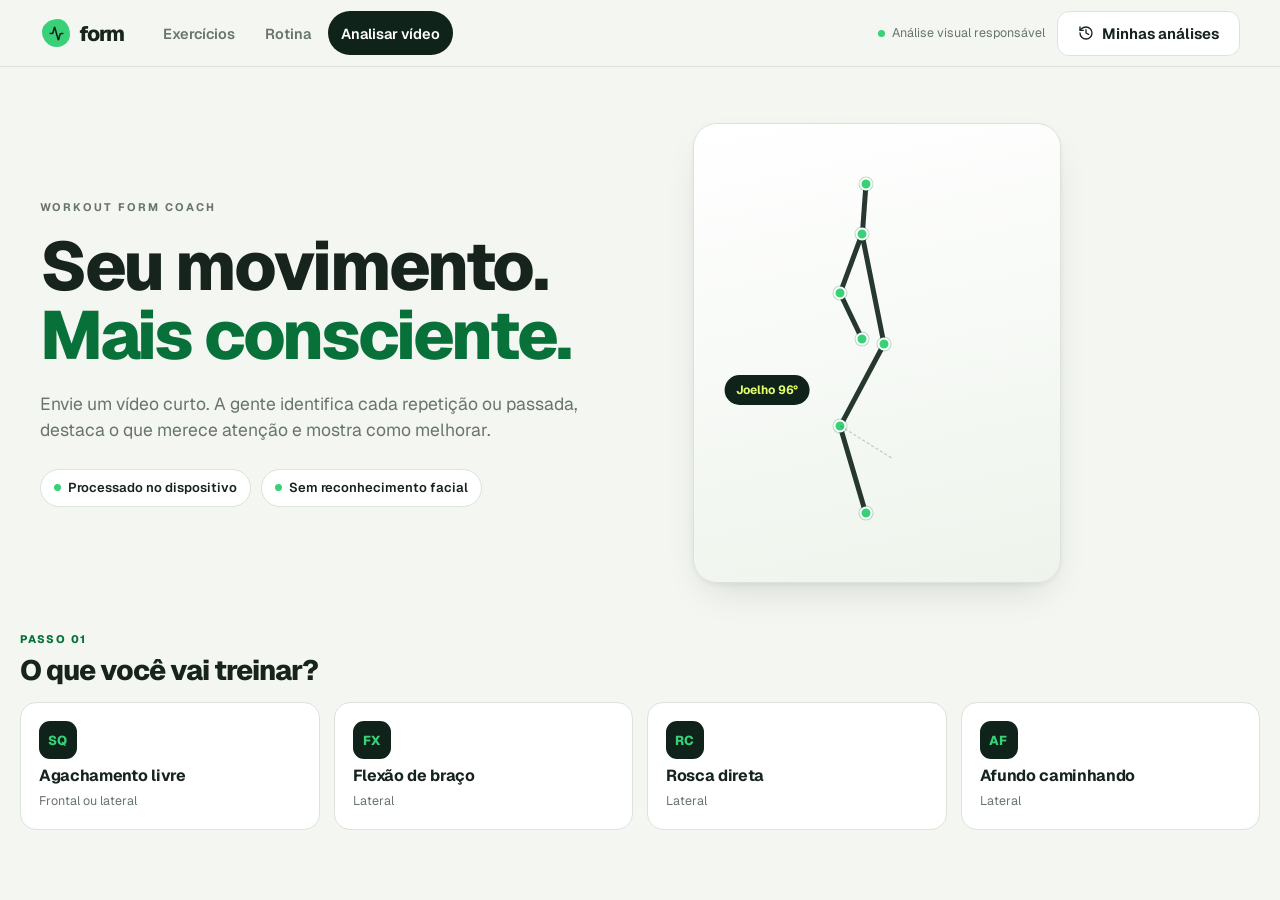
<file: form/index.html>
<!doctype html>
<html lang="pt-BR">
  <head>
    <meta charset="UTF-8" />
    <meta name="viewport" content="width=device-width, initial-scale=1, viewport-fit=cover" />
    <title>form — workout form coach</title>
    <meta
      name="description"
      content="Envie um vídeo curto do seu exercício. A análise identifica cada repetição, aponta o que merece atenção e mostra uma execução de referência — tudo processado no seu aparelho."
    />
    <meta name="theme-color" content="#f4f6f1" />
    <link rel="manifest" href="/form/manifest.webmanifest" />
    <link rel="icon" href="/form/icon-192.png" sizes="192x192" />
    <link rel="apple-touch-icon" href="/form/icon-192.png" />
    <link rel="preconnect" href="https://fonts.googleapis.com" />
    <link rel="preconnect" href="https://fonts.gstatic.com" crossorigin />
    <link
      href="https://fonts.googleapis.com/css2?family=Geist:wght@400;500;600;700;800;900&display=swap"
      rel="stylesheet"
    />
    <script type="module" crossorigin src="/form/assets/index-DK9gnZXg.js"></script>
    <link rel="stylesheet" crossorigin href="/form/assets/index-DreQChKZ.css">
  </head>
  <body>
    <div id="raiz"></div>
  </body>
</html>
</file>
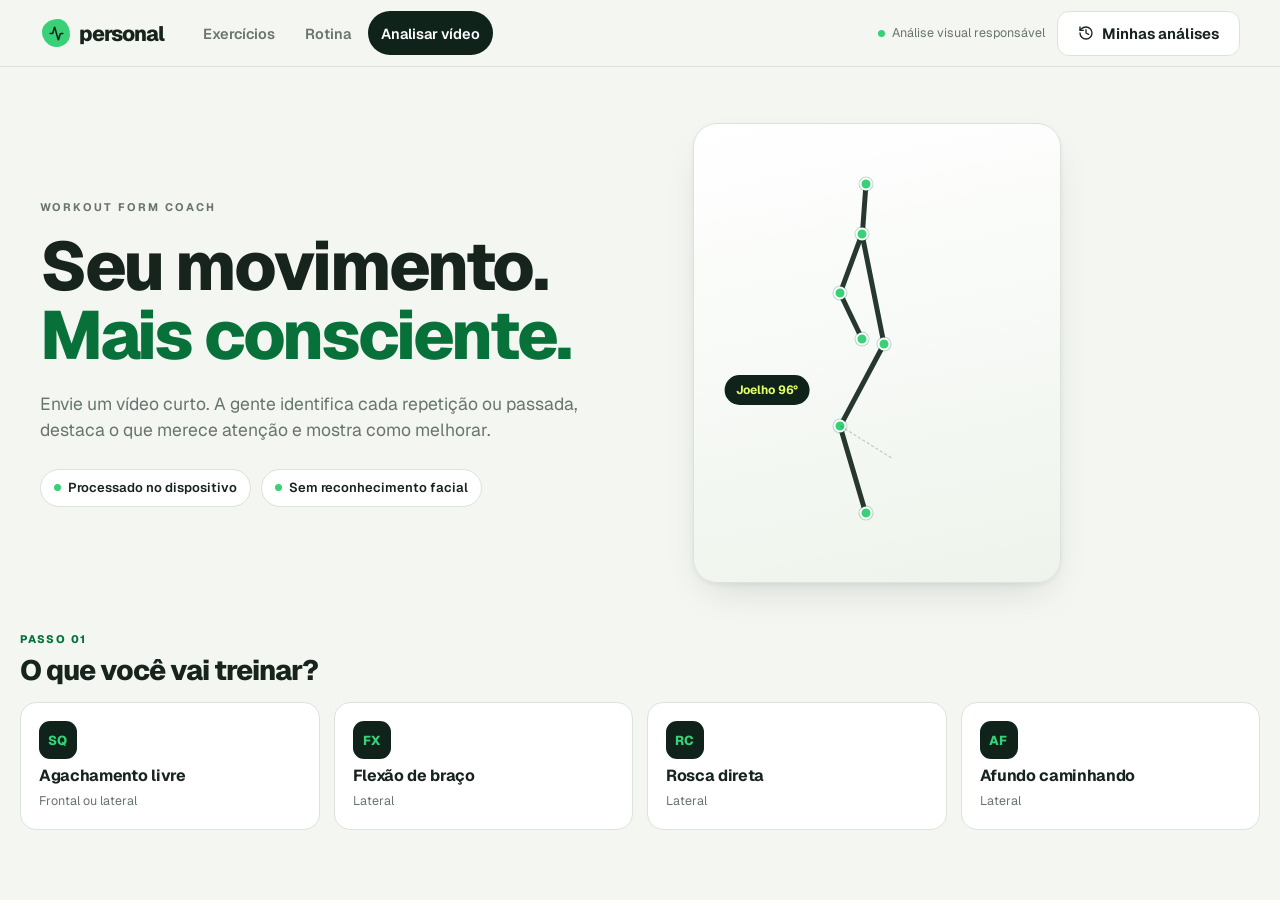
<file: personal/index.html>
<!doctype html>
<html lang="pt-BR">
  <head>
    <meta charset="UTF-8" />
    <meta name="viewport" content="width=device-width, initial-scale=1, viewport-fit=cover" />
    <title>personal — workout form coach</title>
    <meta
      name="description"
      content="Envie um vídeo curto do seu exercício. A análise identifica cada repetição, aponta o que merece atenção e mostra uma execução de referência — tudo processado no seu aparelho."
    />
    <meta name="theme-color" content="#f4f6f1" />
    <link rel="manifest" href="/personal/manifest.webmanifest" />
    <link rel="icon" href="/personal/icon-192.png" sizes="192x192" />
    <link rel="apple-touch-icon" href="/personal/icon-192.png" />
    <link rel="preconnect" href="https://fonts.googleapis.com" />
    <link rel="preconnect" href="https://fonts.gstatic.com" crossorigin />
    <link
      href="https://fonts.googleapis.com/css2?family=Geist:wght@400;500;600;700;800;900&display=swap"
      rel="stylesheet"
    />
    <script type="module" crossorigin src="/personal/assets/index-9wzezcc0.js"></script>
    <link rel="stylesheet" crossorigin href="/personal/assets/index-DreQChKZ.css">
  </head>
  <body>
    <div id="raiz"></div>
  </body>
</html>
</file>
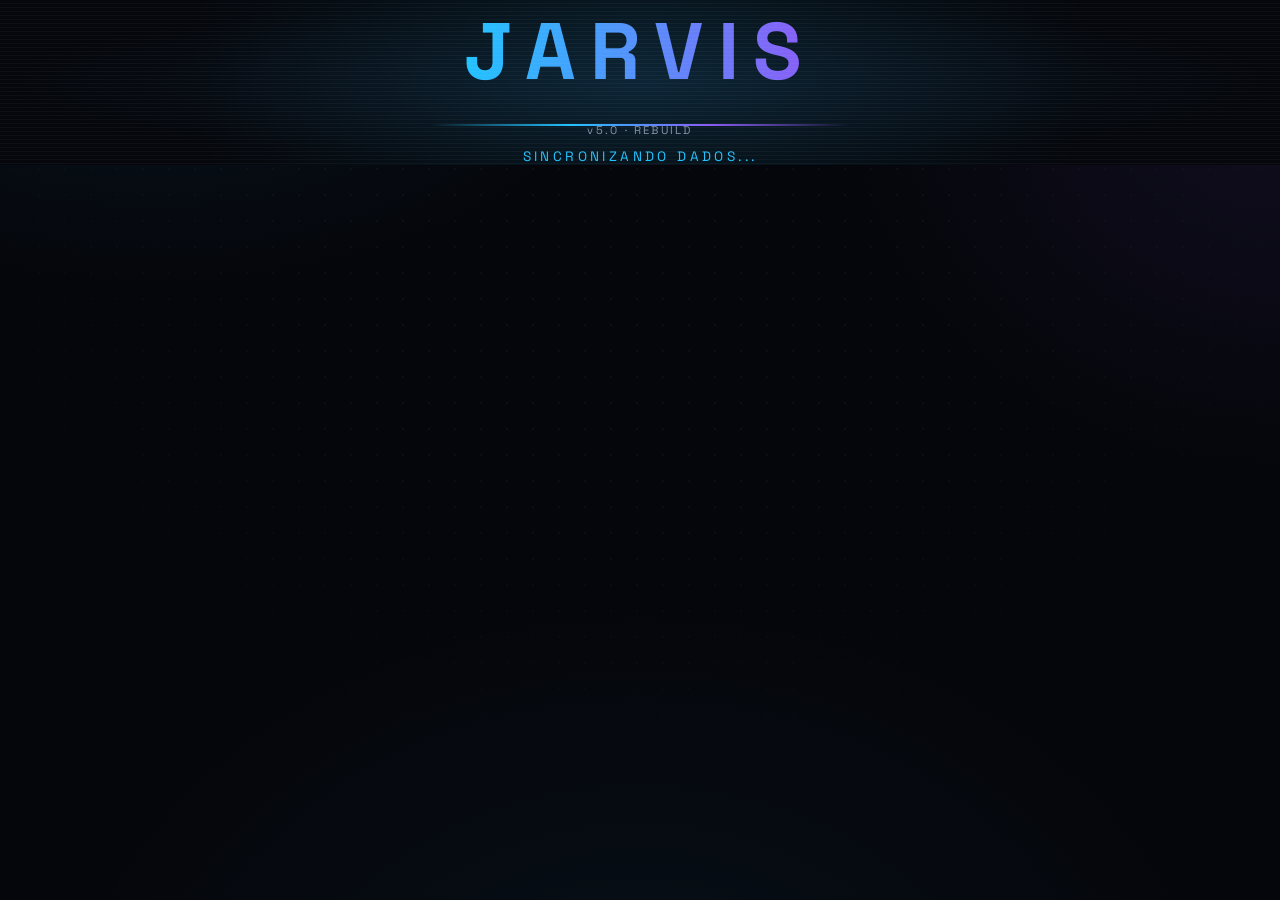
<file: jarvis.html>
<!DOCTYPE html>
<html lang="pt-BR">
<head>
<meta charset="UTF-8">
<meta name="viewport" content="width=device-width, initial-scale=1.0">
<title>JARVIS</title>
<style>
  :root{
    --theme: #22c3ff;
    --theme-dim: #0a4a66;
    --violet: #8b5cf6;
    --bg: #05070c;
    --bg2: #0a0f1a;
    --panel: #0d1420;
    --text: #dfe8f5;
    --muted: #7c8aa0;
  }
  *{box-sizing:border-box; margin:0; padding:0;}
  html,body{
    width:100%; height:100%; background:var(--bg); color:var(--text);
    font-family: -apple-system, BlinkMacSystemFont, "Segoe UI", Roboto, Helvetica, Arial, sans-serif;
    overflow-x:hidden;
  }
  body{ min-height:100vh; }
  .hidden{ display:none !important; }
  ::selection{ background:var(--theme); color:#000; }

  /* ---------- BOOT SCREEN ---------- */
  #bootScreen{
    position:fixed; inset:0; z-index:100;
    display:flex; flex-direction:column; align-items:center; justify-content:center;
    background: radial-gradient(ellipse at center, #0a1420 0%, #05070c 70%);
    transition: opacity 0.8s ease;
  }
  #bootScreen.fade-out{ opacity:0; pointer-events:none; }
  .boot-title{
    font-family: "Courier New", monospace;
    font-size: clamp(2.2rem, 8vw, 5rem);
    font-weight:700;
    letter-spacing: 0.15em;
    background: linear-gradient(90deg, var(--theme), var(--violet));
    -webkit-background-clip:text; background-clip:text; color:transparent;
    text-align:center;
  }
  .boot-line{
    width:min(70%,420px); height:2px; margin:22px 0;
    background: linear-gradient(90deg, transparent, var(--theme), var(--violet), transparent);
    animation: bootPulse 1.4s ease-in-out infinite;
  }
  @keyframes bootPulse{ 0%,100%{opacity:.35;} 50%{opacity:1;} }
  .boot-sync{
    font-family:"Courier New", monospace; letter-spacing:0.25em; font-size:0.85rem;
    color: var(--theme); animation: blink 1s steps(2,start) infinite;
  }
  @keyframes blink{ 50%{ opacity:0.15; } }
  .boot-ver{
    position:absolute; bottom:28px; font-family:"Courier New", monospace;
    font-size:0.7rem; letter-spacing:0.2em; color:var(--muted);
  }

  /* ---------- ACTIVATION SCREEN ---------- */
  #activationScreen{
    position:fixed; inset:0; z-index:90;
    display:flex; flex-direction:column; align-items:center; justify-content:center; gap:28px;
    background: radial-gradient(ellipse at center, #0a1420 0%, #05070c 70%);
  }
  .act-title{
    font-family:"Courier New", monospace; font-weight:700; letter-spacing:0.15em;
    font-size: clamp(2rem, 7vw, 4.2rem);
    background: linear-gradient(90deg, var(--theme), var(--violet));
    -webkit-background-clip:text; background-clip:text; color:transparent;
  }
  #activateBtn{
    font-family:"Courier New", monospace; letter-spacing:0.12em; font-size:1rem;
    padding:16px 38px; border-radius: 999px; cursor:pointer;
    background: transparent; color:var(--theme); border:1px solid var(--theme);
    box-shadow: 0 0 24px -4px var(--theme);
    transition: all .25s ease;
  }
  #activateBtn:hover{ background:var(--theme); color:#001018; box-shadow:0 0 40px -2px var(--theme); }
  .act-hint{ color:var(--muted); font-size:0.78rem; letter-spacing:0.2em; }

  /* ---------- APP SHELL ---------- */
  #app{ display:flex; flex-direction:column; min-height:100vh; }
  header.topbar{
    display:flex; align-items:center; justify-content:space-between; gap:12px;
    padding:10px 18px; border-bottom:1px solid #131c2b; background:var(--bg2);
    flex-wrap:wrap;
  }
  header.topbar .brand{ font-family:"Courier New",monospace; letter-spacing:0.15em; color:var(--theme); font-weight:700; }
  #apiKeyInput{
    background:var(--panel); border:1px solid #1c2740; color:var(--text);
    padding:7px 10px; border-radius:8px; font-size:0.78rem; width:min(260px,42vw);
  }
  #apiKeyStatus{ font-size:0.7rem; color:var(--muted); }

  main.orb-area{
    flex:1; display:flex; flex-direction:column; align-items:center; justify-content:center;
    padding:24px 16px; gap:18px; text-align:center;
  }
  #orbWrap{ position:relative; width:220px; height:220px; cursor:pointer; }
  #orbCanvasSvg{ width:100%; height:100%; }
  .orb-status{ font-size:0.78rem; letter-spacing:0.2em; color:var(--theme); text-transform:uppercase; }
  .transcript{ max-width:640px; width:100%; min-height:56px; }
  .transcript .you{ color:var(--muted); font-size:0.92rem; margin-bottom:6px; }
  .transcript .jarvis{ color:var(--text); font-size:1.05rem; font-weight:500; }

  .controls{ display:flex; align-items:center; gap:10px; flex-wrap:wrap; justify-content:center; }
  #textInput{
    background:var(--panel); border:1px solid #1c2740; color:var(--text);
    padding:11px 14px; border-radius:10px; width:min(420px,72vw); font-size:0.92rem;
  }
  .iconBtn{
    background:var(--panel); border:1px solid #1c2740; color:var(--theme);
    width:42px; height:42px; border-radius:50%; cursor:pointer; font-size:1.1rem;
    display:flex; align-items:center; justify-content:center; transition:.2s;
  }
  .iconBtn:hover{ background:var(--theme); color:#001018; }
  .iconBtn.mic-active{ background:var(--theme); color:#001018; box-shadow:0 0 18px var(--theme); }

  /* ---------- SECOND BRAIN ---------- */
  section.brain{ padding:16px 18px 40px; border-top:1px solid #131c2b; background:var(--bg2); }
  .brain-bar{ display:flex; align-items:center; justify-content:space-between; flex-wrap:wrap; gap:10px; margin-bottom:10px; }
  .brain-bar .lbl{ font-weight:700; letter-spacing:0.08em; }
  .brain-bar .sub{ color:var(--muted); font-size:0.78rem; margin-left:8px; }
  .brain-bar .right{ display:flex; align-items:center; gap:10px; font-size:0.78rem; color:var(--muted); }
  .brain-bar button{
    background:var(--panel); border:1px solid #1c2740; color:var(--theme); cursor:pointer;
    width:30px; height:30px; border-radius:8px; font-size:0.95rem;
  }
  #graphContainer{ width:100%; max-width:1000px; margin:0 auto; }
  #graphContainer svg{ width:100%; height:auto; display:block; }
  .legend{ display:flex; flex-wrap:wrap; gap:14px; align-items:center; justify-content:center; margin-top:8px; font-size:0.75rem; color:var(--muted); }
  .legend .dot{ display:inline-block; width:9px; height:9px; border-radius:50%; margin-right:5px; vertical-align:middle; }
  .legend .injected{ color:#22c55e; margin-left:auto; }

  /* ---------- NOTE EDITOR ---------- */
  #editorOverlay{
    position:fixed; inset:0; background:rgba(2,5,10,0.75); z-index:200;
    display:flex; align-items:center; justify-content:center; padding:16px;
  }
  #editorBox{
    background:var(--panel); border:1px solid #1c2740; border-radius:14px;
    width:min(420px,94vw); padding:20px; display:flex; flex-direction:column; gap:12px;
  }
  #editorBox h3{ font-size:1rem; letter-spacing:0.05em; }
  #editorBox label{ font-size:0.72rem; color:var(--muted); letter-spacing:0.08em; }
  #editorBox input, #editorBox select, #editorBox textarea{
    background:#0a1220; border:1px solid #1c2740; color:var(--text);
    padding:9px 10px; border-radius:8px; font-size:0.88rem; width:100%; font-family:inherit;
  }
  #editorBox textarea{ min-height:90px; resize:vertical; }
  .editor-actions{ display:flex; justify-content:space-between; gap:8px; margin-top:4px; }

  /* ---------- GRAFO DO SEGUNDO CÉREBRO ---------- */
  .cerebro-layout{ display:flex; gap:16px; align-items:flex-start; flex-wrap:wrap; }
  .cerebro-grafo{ flex:1 1 520px; min-width:300px; }
  .cerebro-side{ flex:0 0 300px; min-width:260px; }
  #cerebroCanvas{ background:#070d18; border:1px solid #1c2740; border-radius:12px; overflow:hidden; }
  #cerebroCanvas svg{ width:100%; height:auto; display:block; cursor:grab; }
  #cerebroCanvas svg.arrastando{ cursor:grabbing; }
  .cno{ cursor:pointer; }
  .cno circle{ transition:opacity .15s; }
  .cno text{ font-size:9px; fill:var(--muted); pointer-events:none; }
  .cno.selecionado circle{ stroke:#fff; stroke-width:2; }
  .cno.apagado{ opacity:.12; }
  .caresta{ stroke:#2a3550; stroke-width:1; }
  .caresta.viva{ stroke:var(--theme); stroke-width:1.6; opacity:.9; }
  .caresta.apagada{ opacity:.06; }
  .cerebro-detalhe{
    background:#0a1220; border:1px solid #1c2740; border-radius:12px;
    padding:16px; font-size:0.84rem; line-height:1.6; max-height:560px; overflow-y:auto;
  }
  .cerebro-detalhe h4{ margin:0 0 4px; font-size:1rem; color:var(--text); }
  .cerebro-detalhe .area{ font-size:0.72rem; letter-spacing:0.06em; text-transform:uppercase; }
  .cerebro-detalhe .bloco{ margin-top:12px; }
  .cerebro-detalhe .rot{ font-size:0.68rem; color:var(--muted); letter-spacing:0.08em; text-transform:uppercase; }
  .cerebro-detalhe .chip{
    display:inline-block; background:#0f1a2e; border:1px solid #1c2740; border-radius:999px;
    padding:2px 9px; font-size:0.72rem; margin:3px 4px 0 0;
  }
  .cerebro-detalhe .lig{ display:block; color:var(--theme); cursor:pointer; margin-top:4px; font-size:0.8rem; }
  .cerebro-detalhe .lig:hover{ text-decoration:underline; }
  .cerebro-detalhe code{ font-size:0.72rem; color:var(--muted); word-break:break-all; }
  /* corpo da nota, renderizado do markdown */
  .cerebro-corpo{ margin-top:12px; padding-top:12px; border-top:1px solid #1c2740; font-size:0.82rem; }
  .cerebro-corpo h4{ font-size:0.9rem; color:var(--theme); margin:14px 0 6px; }
  .cerebro-corpo h5{ font-size:0.82rem; color:var(--text); margin:12px 0 4px; }
  .cerebro-corpo h6{ font-size:0.78rem; color:var(--muted); margin:10px 0 4px; }
  .cerebro-corpo ul{ margin:6px 0 6px 18px; }
  .cerebro-corpo li{ margin-bottom:4px; }
  .cerebro-corpo blockquote{
    border-left:2px solid var(--theme); padding:4px 0 4px 10px; margin:8px 0;
    color:var(--muted); font-style:italic;
  }
  .cerebro-corpo pre{
    background:#070d18; border:1px solid #1c2740; border-radius:8px;
    padding:10px; overflow-x:auto; font-size:0.72rem; margin:8px 0; white-space:pre-wrap;
  }
  .cerebro-corpo code{ background:#0f1a2e; padding:1px 5px; border-radius:4px; color:var(--theme); word-break:normal; }
  .cerebro-corpo a{ color:var(--theme); }
  .cerebro-corpo b{ color:var(--text); }

  /* ---------- ESTÚDIO DE CONTEÚDO ---------- */
  .estudioSaida{
    margin-top:14px; background:#0a1220; border:1px solid #1c2740; border-radius:12px;
    padding:16px 18px; font-size:0.88rem; line-height:1.65; white-space:pre-wrap;
    max-height:520px; overflow-y:auto;
  }
  .estudioSaida h4{ color:var(--theme); font-size:0.82rem; letter-spacing:0.06em; margin:14px 0 6px; }
  .estudioSaida h4:first-child{ margin-top:0; }
  .estudioSaida .aviso{ color:#ffd699; }
  #vozPerfilBox .perfilChip{
    display:inline-flex; align-items:center; gap:6px; background:rgba(34,195,255,.1);
    border:1px solid rgba(34,195,255,.3); border-radius:999px; padding:4px 12px; font-size:0.76rem;
  }
  #estudioTabs .tabbtn{ font-size:0.78rem; }

  /* rótulo do campo + ações do lado direito (contador, ampliar, limpar) */
  .campoTopo{ display:flex; justify-content:space-between; align-items:flex-end; gap:10px; flex-wrap:wrap; margin-bottom:4px; }
  .campoInfo{ display:flex; align-items:center; gap:8px; font-size:0.72rem; color:var(--muted); }
  .miniBtn{
    background:#0a1220; border:1px solid #1c2740; color:var(--muted); cursor:pointer;
    border-radius:6px; padding:3px 9px; font-size:0.7rem; font-family:inherit; transition:.15s;
  }
  .miniBtn:hover{ border-color:var(--theme); color:var(--theme); }
  /* área de digitação confortável: ~14 linhas, e o usuário pode esticar */
  .areaGrande{ min-height:230px; resize:vertical; line-height:1.6; }

  /* tabela de posts do Instagram — um campo por dado, em vez de texto com | */
  .postsTabela{ margin-top:6px; }
  .postCab, .postLinha{
    display:grid; grid-template-columns:118px 96px 1fr 74px 74px 82px 30px;
    gap:6px; align-items:center;
  }
  .postCab{
    font-size:0.66rem; color:var(--muted); text-transform:uppercase; letter-spacing:0.06em;
    padding:0 2px 6px; border-bottom:1px solid #1c2740; margin-bottom:8px;
  }
  .postLinha{ margin-bottom:6px; }
  .postLinha input, .postLinha select{ padding:7px 8px; font-size:0.8rem; }
  .postLinha .rmPost{
    background:none; border:none; color:var(--muted); cursor:pointer; font-size:0.9rem; padding:4px;
  }
  .postLinha .rmPost:hover{ color:#ff6b6b; }
  @media (max-width:760px){
    .postCab{ display:none; }
    .postLinha{ grid-template-columns:1fr 1fr; padding:10px; background:#0a1220;
                border:1px solid #1c2740; border-radius:10px; margin-bottom:10px; }
    .postLinha input[data-c="legenda"]{ grid-column:1 / -1; }
  }

  /* janela ampliada — digitar e ler sem aperto */
  #modalOverlay{
    position:fixed; inset:0; background:rgba(2,5,10,0.82); z-index:260;
    display:flex; align-items:center; justify-content:center; padding:24px;
  }
  #modalBox{
    background:var(--panel); border:1px solid #1c2740; border-radius:14px;
    width:min(980px,96vw); height:min(86vh,900px); display:flex; flex-direction:column; padding:20px;
  }
  #modalBox h3{ margin:0 0 12px; font-size:1rem; letter-spacing:0.04em; }
  #modalCorpo{ flex:1; overflow-y:auto; min-height:0; }
  #modalCorpo textarea{
    width:100%; height:100%; min-height:100%; resize:none; line-height:1.7; font-size:0.92rem;
  }
  #modalCorpo .lidoModal{
    white-space:pre-wrap; line-height:1.7; font-size:0.9rem; padding-right:6px;
  }
  #modalCorpo .lidoModal h4{ color:var(--theme); font-size:0.82rem; letter-spacing:0.06em; margin:16px 0 6px; }
  #modalCorpo .lidoModal h4:first-child{ margin-top:0; }
  .modalAcoes{ display:flex; justify-content:flex-end; gap:8px; margin-top:14px; }
  .redeRow{
    display:grid; grid-template-columns:130px 1fr auto; gap:12px; align-items:center;
    padding:10px 12px; background:#0a1220; border:1px solid #1c2740;
    border-radius:10px; margin-bottom:8px;
  }
  .redeRow .nome{ font-weight:600; font-size:0.88rem; }
  .redeRow .semana{ display:flex; gap:5px; }
  .redeRow .dia{
    width:26px; height:26px; border-radius:7px; border:1px solid #1c2740;
    background:#070d18; cursor:pointer; font-size:0.6rem; color:var(--muted);
    display:flex; align-items:center; justify-content:center; transition:.15s;
  }
  .redeRow .dia:hover{ border-color:var(--theme); }
  .redeRow .dia.on{ background:var(--theme); border-color:var(--theme); color:#001018; font-weight:700; }
  .redeRow .dia.hoje{ box-shadow:0 0 0 2px rgba(34,195,255,.25); }
  .redeRow .streak{ font-size:0.74rem; color:var(--muted); text-align:right; min-width:92px; }
  .redeRow .streak b{ color:var(--theme); }
  .redeRow .streak.alerta b{ color:#ff9500; }
  .mencaoChip{
    display:inline-flex; align-items:center; gap:6px; background:#0a1220;
    border:1px solid #1c2740; border-radius:999px; padding:5px 8px 5px 12px;
    font-size:0.78rem; margin:0 6px 6px 0;
  }
  .mencaoChip button{ background:none; border:none; color:var(--muted); cursor:pointer; font-size:0.9rem; }
  .mencaoItem{
    background:#0a1220; border:1px solid #1c2740; border-left:3px solid var(--theme);
    border-radius:8px; padding:10px 12px; margin-bottom:8px;
  }
  .mencaoItem a{ color:var(--text); text-decoration:none; font-size:0.86rem; }
  .mencaoItem a:hover{ color:var(--theme); }
  .mencaoItem .meta{ font-size:0.72rem; color:var(--muted); margin-top:4px; }

  /* ---------- NOTE VIEW (leitura da nota, flutuante perto de onde clicou) ---------- */
  #noteViewOverlay{
    position:fixed; inset:0; background:transparent; z-index:200;
  }
  #noteViewBox{
    position:fixed; top:0; left:0; /* posição real definida via JS, perto do clique */
    background:var(--panel); border:1px solid #1c2740; border-radius:14px;
    width:340px; max-height:70vh; overflow-y:auto;
    padding:18px; display:flex; flex-direction:column; gap:10px;
    box-shadow:0 20px 50px -12px rgba(0,0,0,.6);
  }
  .noteViewHead{ display:flex; align-items:center; gap:8px; }
  .noteViewDot{ width:10px; height:10px; border-radius:50%; display:inline-block; flex-shrink:0; }
  .noteViewArea{ font-size:0.72rem; color:var(--muted); letter-spacing:0.08em; text-transform:uppercase; }
  #noteViewBox h3{ margin:0; font-size:1.15rem; letter-spacing:0.02em; }
  #noteViewBox p{ margin:0; font-size:0.92rem; line-height:1.6; color:var(--text); white-space:pre-wrap; }
  .btn{ padding:9px 16px; border-radius:8px; cursor:pointer; font-size:0.85rem; border:1px solid #1c2740; background:#0a1220; color:var(--text); }
  .btn.primary{ background:var(--theme); border-color:var(--theme); color:#001018; font-weight:700; }
  .btn.danger{ background:transparent; border-color:#7a2030; color:#ff6b6b; }

  #errorBanner{
    position:fixed; top:10px; left:50%; transform:translateX(-50%); z-index:300;
    background:#3a0f14; border:1px solid #7a2030; color:#ffb4b4;
    padding:10px 18px; border-radius:10px; font-size:0.85rem; max-width:90vw; text-align:center;
  }
  #fileProtocolWarning{
    position:fixed; top:10px; left:50%; transform:translateX(-50%); z-index:300;
    background:#3a2c0f; border:1px solid #7a5a20; color:#ffd699;
    padding:10px 34px 10px 16px; border-radius:10px; font-size:0.8rem; line-height:1.45;
    max-width:min(560px,92vw); text-align:left;
  }
  #fileProtocolWarning b{ color:#ffe8b8; }
  #fileProtocolWarningClose{
    position:absolute; top:6px; right:8px; background:transparent; border:none;
    color:#ffd699; cursor:pointer; font-size:0.9rem; padding:2px 6px;
  }

  @media (max-width:520px){
    #orbWrap{ width:170px; height:170px; }
    header.topbar{ flex-direction:column; align-items:flex-start; }
  }

  /* ---------- HUD BADGES ---------- */
  .actionBadge{
    background:#ff5547; color:#fff; border-radius:999px; padding:2px 9px;
    font-size:0.72rem; font-weight:700; letter-spacing:0.02em;
  }
  #gearBtn{ font-size:1rem; }

  /* ---------- TAB BAR ---------- */
  nav.tabbar{
    display:flex; gap:8px; padding:12px 18px; border-top:1px solid #131c2b;
    background:var(--bg2); flex-wrap:wrap; align-items:center;
  }
  .tabbtn{
    background:var(--panel); border:1px solid #1c2740; color:var(--muted);
    padding:8px 15px; border-radius:999px; cursor:pointer; font-size:0.78rem;
    letter-spacing:0.05em; display:flex; align-items:center; gap:7px; transition:.2s;
    font-family:inherit;
  }
  .tabbtn:hover{ color:var(--text); }
  .tabbtn.active{ color:var(--theme); border-color:var(--theme); box-shadow:0 0 14px -5px var(--theme); }
  .tabbtn .badge{
    background:#ff5547; color:#fff; border-radius:999px; font-size:0.65rem;
    padding:1px 6px; min-width:16px; text-align:center; line-height:1.4;
  }

  /* ---------- MODULE PANELS ---------- */
  .panelWrap{
    padding:18px; border-top:1px solid #131c2b; background:var(--bg2);
    animation: panelIn .35s ease;
  }
  @keyframes panelIn{ from{opacity:0; transform:translateY(8px);} to{opacity:1; transform:translateY(0);} }
  .panelHead{ display:flex; align-items:center; justify-content:space-between; margin-bottom:14px; flex-wrap:wrap; gap:10px; }
  .panelHead h2{ font-size:0.92rem; letter-spacing:0.09em; }
  .panelHead .sub{ color:var(--muted); font-size:0.76rem; margin-left:8px; }
  .panelHead .actions{ display:flex; gap:8px; align-items:center; }
  .panelHead button{
    background:var(--panel); border:1px solid #1c2740; color:var(--theme); cursor:pointer;
    width:30px; height:30px; border-radius:8px; font-size:0.9rem;
  }
  .offlineNote{
    background:#241a06; border:1px solid #6b4a10; color:#ffcf7a;
    padding:12px 16px; border-radius:10px; font-size:0.82rem; line-height:1.5;
  }
  .offlineNote code{ background:#000; padding:1px 6px; border-radius:5px; }

  /* agenda */
  .agendaCountdown{ color:var(--theme); font-size:0.82rem; margin-bottom:10px; font-weight:600; }
  .dayGroupLabel{ font-size:0.72rem; letter-spacing:0.12em; color:var(--muted); margin:16px 0 8px; text-transform:uppercase; }
  .eventRow{ display:flex; gap:10px; align-items:flex-start; padding:8px 0; border-bottom:1px solid #131c2b; }
  .eventDot{ width:9px; height:9px; border-radius:50%; margin-top:6px; flex-shrink:0; }
  .eventTime{ font-size:0.76rem; color:var(--muted); min-width:78px; }
  .eventBody{ flex:1; }
  .eventTitle{ font-size:0.88rem; }
  .eventLoc{ font-size:0.74rem; color:var(--muted); margin-top:2px; }

  /* emails */
  .emailBucket{ margin-bottom:16px; }
  .emailBucket h3{ font-size:0.78rem; letter-spacing:0.09em; margin-bottom:8px; color:var(--muted); }
  .emailBucket.action h3{ color:var(--theme); }
  .emailRow{ display:flex; gap:10px; align-items:flex-start; padding:9px 10px; border-radius:8px; cursor:pointer; }
  .emailRow:hover{ background:var(--panel); }
  .emailDot{ width:8px; height:8px; border-radius:50%; margin-top:6px; flex-shrink:0; }
  .emailMain{ flex:1; min-width:0; }
  .emailFrom{ font-size:0.84rem; font-weight:600; }
  .emailSummary{ font-size:0.8rem; color:var(--text); }
  .emailExcerpt{ font-size:0.76rem; color:var(--muted); margin-top:4px; display:none; }
  .emailRow.open .emailExcerpt{ display:block; }
  .emailTime{ font-size:0.72rem; color:var(--muted); white-space:nowrap; }
  details.ruidoBox summary{ cursor:pointer; font-size:0.78rem; color:var(--muted); letter-spacing:0.08em; }

  /* news */
  .newsTopic{ margin-bottom:18px; }
  .newsTopic h3{ font-size:0.84rem; margin-bottom:8px; color:var(--theme); letter-spacing:0.04em; }
  .newsItem{ display:block; padding:7px 0; border-bottom:1px solid #131c2b; color:var(--text); text-decoration:none; font-size:0.85rem; }
  .newsItem:hover{ color:var(--theme); }
  .newsSource{ font-size:0.72rem; color:var(--muted); margin-top:2px; }

  /* digest */
  .digestCard{
    background:var(--panel); border:1px solid #1c2740; border-radius:14px;
    padding:20px; font-size:0.96rem; line-height:1.6; white-space:pre-line;
  }
  .digestActions{ display:flex; gap:10px; margin-top:14px; flex-wrap:wrap; }

  /* settings modal */
  #settingsOverlay{
    position:fixed; inset:0; background:rgba(2,5,10,0.75); z-index:250;
    display:flex; align-items:center; justify-content:center; padding:16px;
  }
  #settingsBox{
    background:var(--panel); border:1px solid #1c2740; border-radius:14px;
    width:min(640px,96vw); max-height:88vh; overflow-y:auto;
    padding:22px; display:flex; flex-direction:column; gap:16px;
  }
  #settingsBox h3{ font-size:1.05rem; letter-spacing:0.05em; }
  .settingsSection{ border-top:1px solid #1c2740; padding-top:14px; }
  .settingsSection h4{ font-size:0.82rem; color:var(--theme); letter-spacing:0.08em; margin-bottom:8px; }
  .settingsHelp{ font-size:0.74rem; color:var(--muted); line-height:1.5; margin-bottom:10px; }
  .settingsWarn{ font-size:0.74rem; color:#ffcf7a; line-height:1.5; margin-bottom:10px; }
  .entryRow{
    display:grid; grid-template-columns:1fr 1fr auto auto auto; gap:6px; margin-bottom:8px; align-items:center;
  }
  .entryRow input, .entryRow select{
    background:#0a1220; border:1px solid #1c2740; color:var(--text);
    padding:7px 8px; border-radius:7px; font-size:0.78rem; width:100%; font-family:inherit;
  }
  .entryRow input[type=color]{ padding:2px; height:32px; }
  .entryRow .rmBtn{
    background:transparent; border:1px solid #7a2030; color:#ff6b6b; border-radius:7px;
    cursor:pointer; width:30px; height:30px;
  }
  .addRowBtn{
    background:transparent; border:1px dashed #1c2740; color:var(--theme); cursor:pointer;
    padding:8px 14px; border-radius:8px; font-size:0.78rem; width:100%;
  }
  .modelChoices{ display:flex; gap:8px; flex-wrap:wrap; }
  .modelChoice{
    flex:1; min-width:140px; background:#0a1220; border:1px solid #1c2740; border-radius:10px;
    padding:10px; cursor:pointer; font-size:0.78rem;
  }
  .modelChoice.active{ border-color:var(--theme); box-shadow:0 0 10px -4px var(--theme); color:var(--theme); }
  .toggleRow{ display:flex; align-items:center; justify-content:space-between; font-size:0.82rem; }
</style>

<link rel="preconnect" href="https://fonts.googleapis.com">
<link rel="preconnect" href="https://fonts.gstatic.com" crossorigin>
<link href="https://fonts.googleapis.com/css2?family=Space+Grotesk:wght@400;500;600;700&display=swap" rel="stylesheet">

<style id="design-layer">
/* ══════════════════════════════════════════════════════════════
   DESIGN LAYER — camada de estilo premium, adicionada por último.
   Não altera HTML/JS/IDs/classes — só redefine tokens e aparência.
   Pra trocar o tema inteiro: mexa só no bloco :root abaixo.
   ══════════════════════════════════════════════════════════════ */

:root{
  /* ---- tokens de cor (reaproveitam os nomes originais + novos) ---- */
  --bg: #05060b;
  --bg2: #0a0e1a;
  --theme: #22c3ff;
  --theme-dim: #0a4a66;
  --violet: #8b5cf6;
  --text: #eaf1fc;
  --muted: #8792ab;

  --primary: var(--theme);
  --primary-dim: var(--theme-dim);
  --accent: var(--violet);
  --surface: var(--bg2);
  --card: rgba(14, 20, 36, .58);
  --card-strong: rgba(14, 20, 36, .82);
  --border: rgba(148, 178, 220, .12);
  --border-strong: rgba(34, 195, 255, .38);
  --txt: var(--text);
  --txt2: #aab6cc;
  --txt3: #6b7690;
  --green: #22c55e;
  --red: #ff5547;
  --yellow: #fbbf24;
  --grad: linear-gradient(120deg, var(--primary), var(--accent));

  --radius: 20px;
  --radius-sm: 13px;
  --radius-lg: 26px;
  --ease: cubic-bezier(.22,1,.36,1);
  --dur: .22s;

  --sp-1: 4px; --sp-2: 8px; --sp-3: 12px; --sp-4: 16px; --sp-5: 24px; --sp-6: 32px; --sp-7: 52px;

  --font: "Space Grotesk", -apple-system, BlinkMacSystemFont, "Segoe UI", sans-serif;
}

@media (prefers-reduced-motion: reduce){
  *, *::before, *::after{ animation-duration: .001ms !important; animation-iteration-count: 1 !important; transition-duration: .001ms !important; }
}

html, body{ font-family: var(--font) !important; }

::selection{ background: var(--primary); color: #001018; }

*{ scrollbar-width: thin; scrollbar-color: var(--border-strong) transparent; }
*::-webkit-scrollbar{ width: 9px; height: 9px; }
*::-webkit-scrollbar-track{ background: transparent; }
*::-webkit-scrollbar-thumb{ background: var(--border-strong); border-radius: 999px; }
*::-webkit-scrollbar-thumb:hover{ background: var(--primary); }

:focus-visible{ outline: 2px solid var(--primary); outline-offset: 2px; border-radius: var(--radius-sm); }

/* ---- ambiente / profundidade ---- */
body{
  background:
    radial-gradient(ellipse 900px 600px at 12% -8%, rgba(34,195,255,.10), transparent 60%),
    radial-gradient(ellipse 800px 700px at 100% 10%, rgba(139,92,246,.09), transparent 55%),
    radial-gradient(ellipse 1000px 800px at 50% 120%, rgba(34,195,255,.06), transparent 60%),
    var(--bg) !important;
  background-attachment: fixed, fixed, fixed, fixed;
  position: relative;
}
body::before{
  content: "";
  position: fixed; inset: 0; z-index: 0; pointer-events: none;
  background-image: radial-gradient(rgba(255,255,255,.035) 1px, transparent 1px);
  background-size: 26px 26px;
  mask-image: radial-gradient(ellipse 80% 80% at 50% 30%, #000 30%, transparent 80%);
}
#bootScreen, #activationScreen, #app, #editorOverlay, #settingsOverlay, #noteViewOverlay{ position: relative; z-index: 1; }

/* ---- boot screen ---- */
#bootScreen{
  background:
    radial-gradient(ellipse 700px 500px at 50% 40%, rgba(34,195,255,.10), transparent 65%),
    radial-gradient(ellipse at center, #0a1420 0%, #05070c 70%) !important;
}
#bootScreen::after{
  content: ""; position: absolute; inset: 0; pointer-events: none; opacity: .15;
  background: repeating-linear-gradient(to bottom, transparent 0, transparent 3px, rgba(255,255,255,.5) 3px, transparent 4px);
  animation: scanroll 6s linear infinite;
}
@keyframes scanroll{ 0%{ background-position-y: 0; } 100%{ background-position-y: 60px; } }
.boot-title{ letter-spacing: .18em !important; font-family: var(--font) !important; font-weight: 700 !important; }
.boot-sync{ font-family: var(--font) !important; }
.boot-ver{ font-family: var(--font) !important; }

/* ---- activation screen ---- */
#activationScreen{
  background:
    radial-gradient(ellipse 700px 500px at 50% 40%, rgba(139,92,246,.10), transparent 65%),
    radial-gradient(ellipse at center, #0a1420 0%, #05070c 70%) !important;
}
.act-title{ letter-spacing: .18em !important; font-family: var(--font) !important; }
#activateBtn{
  font-family: var(--font) !important; letter-spacing: .14em !important;
  border-radius: 999px !important;
  transition: transform var(--dur) var(--ease), box-shadow var(--dur) var(--ease), background var(--dur) var(--ease), color var(--dur) var(--ease) !important;
}
#activateBtn:hover{ transform: translateY(-2px) scale(1.02); }
#activateBtn:active{ transform: translateY(0) scale(.98); }
.act-hint{ font-family: var(--font) !important; }

/* ---- topbar ---- */
header.topbar{
  background: var(--card-strong) !important;
  backdrop-filter: blur(18px) saturate(140%);
  -webkit-backdrop-filter: blur(18px) saturate(140%);
  border-bottom: 1px solid var(--border) !important;
  padding: var(--sp-3) var(--sp-5) !important;
}
header.topbar .brand{
  background: var(--grad);
  -webkit-background-clip: text; background-clip: text; color: transparent !important;
  letter-spacing: .2em !important; font-weight: 700 !important;
}
#apiKeyInput{
  background: rgba(10,16,28,.7) !important; border: 1px solid var(--border) !important;
  border-radius: var(--radius-sm) !important; font-family: var(--font) !important;
  transition: border-color var(--dur) var(--ease), box-shadow var(--dur) var(--ease);
}
#apiKeyInput:focus{ border-color: var(--border-strong) !important; box-shadow: 0 0 0 3px rgba(34,195,255,.12); }
#apiKeyStatus{ font-family: var(--font) !important; }
#gearBtn{ transition: transform var(--dur) var(--ease); }
#gearBtn:hover{ transform: rotate(35deg); }

/* ---- orb area ---- */
#orbWrap{ filter: drop-shadow(0 0 34px rgba(34,195,255,.28)); transition: filter var(--dur) var(--ease); }
#orbWrap:hover{ filter: drop-shadow(0 0 46px rgba(34,195,255,.4)); }
.orb-status{ font-family: var(--font) !important; letter-spacing: .28em !important; font-weight: 600; }
.transcript .jarvis{ font-family: var(--font) !important; }
.transcript .you{ font-family: var(--font) !important; }
.jarvis-provider-tag{
  font-family: var(--font); font-size: .68rem; letter-spacing:.08em; text-transform:uppercase;
  color: var(--txt3); margin-top: 8px; opacity:0; transition: opacity var(--dur) var(--ease);
}
.jarvis-provider-tag.show{ opacity: 1; }

#textInput{
  background: rgba(10,16,28,.6) !important; border: 1px solid var(--border) !important;
  border-radius: var(--radius-sm) !important; font-family: var(--font) !important;
  transition: border-color var(--dur) var(--ease), box-shadow var(--dur) var(--ease), transform var(--dur) var(--ease);
}
#textInput:focus{ border-color: var(--border-strong) !important; box-shadow: 0 0 0 3px rgba(34,195,255,.12); }
.iconBtn{
  background: rgba(10,16,28,.6) !important; border: 1px solid var(--border) !important;
  transition: transform var(--dur) var(--ease), box-shadow var(--dur) var(--ease), background var(--dur) var(--ease), color var(--dur) var(--ease);
}
.iconBtn:hover{ transform: translateY(-2px); border-color: var(--border-strong) !important; }
.iconBtn:active{ transform: translateY(0) scale(.94); }
.iconBtn.mic-active{ box-shadow: 0 0 0 4px rgba(34,195,255,.16), 0 0 22px rgba(34,195,255,.5) !important; }

/* ---- second brain section ---- */
section.brain{
  background: var(--card) !important; backdrop-filter: blur(16px);
  border-top: 1px solid var(--border) !important; padding: var(--sp-5) var(--sp-5) var(--sp-7) !important;
}
.brain-bar .lbl{ font-family: var(--font) !important; letter-spacing: .06em; }
.brain-bar .sub, #brainCount{ font-family: var(--font) !important; }
.brain-bar button, .panelHead button{
  border-radius: var(--radius-sm) !important; transition: transform var(--dur) var(--ease), border-color var(--dur) var(--ease), color var(--dur) var(--ease);
  background: rgba(10,16,28,.6) !important; border: 1px solid var(--border) !important;
}
.brain-bar button:hover, .panelHead button:hover{ transform: translateY(-1px); border-color: var(--border-strong) !important; color: var(--primary) !important; }
#graphContainer{ animation: fadeUp .5s var(--ease); }
.legend{ font-family: var(--font) !important; }
.legend .injected{ font-weight: 600; }

/* ---- note editor / settings modals (glass) ---- */
#editorOverlay, #settingsOverlay{ backdrop-filter: blur(6px); animation: fadeIn .2s var(--ease); }
#noteViewBox{ animation: fadeIn .15s var(--ease); }
#editorBox, #settingsBox, #noteViewBox{
  background: var(--card-strong) !important; backdrop-filter: blur(22px) saturate(140%);
  border: 1px solid var(--border) !important; border-radius: var(--radius-lg) !important;
  box-shadow: 0 26px 60px -14px rgba(0,0,0,.55), inset 0 1px 0 rgba(255,255,255,.05) !important;
  animation: fadeUp .28s var(--ease);
  font-family: var(--font) !important;
}
#editorBox input, #editorBox select, #editorBox textarea,
.entryRow input, .entryRow select{
  background: rgba(10,16,28,.7) !important; border: 1px solid var(--border) !important;
  border-radius: var(--radius-sm) !important; font-family: var(--font) !important;
  transition: border-color var(--dur) var(--ease), box-shadow var(--dur) var(--ease);
}
#editorBox input:focus, #editorBox select:focus, #editorBox textarea:focus,
.entryRow input:focus, .entryRow select:focus{
  border-color: var(--border-strong) !important; box-shadow: 0 0 0 3px rgba(34,195,255,.12); outline: none;
}
.btn{
  border-radius: var(--radius-sm) !important; font-family: var(--font) !important;
  transition: transform var(--dur) var(--ease), box-shadow var(--dur) var(--ease), filter var(--dur) var(--ease);
}
.btn:hover{ transform: translateY(-1px); }
.btn.primary{ background: var(--grad) !important; border: none !important; box-shadow: 0 6px 20px -4px rgba(34,195,255,.45); }
.btn.primary:hover{ filter: brightness(1.08); }
.btn.danger:hover{ background: rgba(255,85,71,.1) !important; }
.rmBtn, .addRowBtn{ border-radius: var(--radius-sm) !important; transition: transform var(--dur) var(--ease), background var(--dur) var(--ease); }
.rmBtn:hover{ transform: scale(1.08); background: rgba(255,85,71,.12) !important; }
.addRowBtn:hover{ background: rgba(34,195,255,.06) !important; border-color: var(--border-strong) !important; }
.modelChoice{ border-radius: var(--radius-sm) !important; transition: transform var(--dur) var(--ease), border-color var(--dur) var(--ease), box-shadow var(--dur) var(--ease); }
.modelChoice:hover{ transform: translateY(-2px); }
.modelChoice.active{ box-shadow: 0 0 0 1px var(--primary), 0 8px 22px -6px rgba(34,195,255,.35) !important; }
#errorBanner{
  background: rgba(58,15,20,.85) !important; backdrop-filter: blur(14px);
  border-radius: var(--radius-sm) !important; animation: dropIn .3s var(--ease);
}

/* ---- tab bar / module panels ---- */
nav.tabbar{
  background: var(--card) !important; backdrop-filter: blur(14px);
  border-top: 1px solid var(--border) !important;
}
.tabbtn{
  border-radius: 999px !important; font-family: var(--font) !important;
  transition: transform var(--dur) var(--ease), border-color var(--dur) var(--ease), color var(--dur) var(--ease), box-shadow var(--dur) var(--ease);
  background: rgba(10,16,28,.6) !important; border: 1px solid var(--border) !important;
}
.tabbtn:hover{ transform: translateY(-1px); }
.tabbtn.active{ box-shadow: 0 0 18px -4px rgba(34,195,255,.5) !important; }
.tabbtn .badge{ background: var(--red) !important; }

.panelWrap{
  background: var(--card) !important; backdrop-filter: blur(14px);
  border-top: 1px solid var(--border) !important;
  animation: fadeUp .32s var(--ease);
}
.panelHead h2{ font-family: var(--font) !important; letter-spacing: .07em; }
.panelHead .sub{ font-family: var(--font) !important; }
.offlineNote{
  background: rgba(36,26,6,.55) !important; backdrop-filter: blur(10px);
  border-radius: var(--radius-sm) !important; border: 1px solid rgba(107,74,16,.5) !important;
}

/* agenda */
.agendaCountdown{ font-family: var(--font) !important; }
.dayGroupLabel{ font-family: var(--font) !important; }
.eventRow{
  background: rgba(255,255,255,.015); border-radius: var(--radius-sm); border-bottom: none !important;
  margin-bottom: var(--sp-2); padding: var(--sp-3) var(--sp-4) !important;
  border: 1px solid var(--border); transition: border-color var(--dur) var(--ease), transform var(--dur) var(--ease);
}
.eventRow:hover{ border-color: var(--border-strong); transform: translateX(2px); }

/* emails */
.emailBucket h3{ font-family: var(--font) !important; letter-spacing: .07em; }
.emailRow{
  border-radius: var(--radius-sm) !important; border: 1px solid transparent;
  transition: border-color var(--dur) var(--ease), background var(--dur) var(--ease), transform var(--dur) var(--ease);
}
.emailRow:hover{ background: rgba(255,255,255,.03) !important; border-color: var(--border); transform: translateX(2px); }
.emailFrom, .emailSummary, .emailTime{ font-family: var(--font) !important; }
details.ruidoBox{ border-radius: var(--radius-sm); }
details.ruidoBox summary{ font-family: var(--font) !important; cursor: pointer; }

/* news */
.newsTopic h3{ font-family: var(--font) !important; }
.newsItem{
  border-radius: var(--radius-sm); padding: var(--sp-2) var(--sp-3) !important; border-bottom: none !important;
  margin-bottom: 2px; transition: background var(--dur) var(--ease), transform var(--dur) var(--ease);
}
.newsItem:hover{ background: rgba(34,195,255,.06); transform: translateX(2px); }
.newsSource{ font-family: var(--font) !important; }

/* digest */
.digestCard{
  background: var(--card-strong) !important; backdrop-filter: blur(18px);
  border-radius: var(--radius-lg) !important; border: 1px solid var(--border) !important;
  box-shadow: 0 20px 50px -16px rgba(0,0,0,.5), inset 0 1px 0 rgba(255,255,255,.05) !important;
  font-family: var(--font) !important;
}
.digestActions .btn{ background: rgba(10,16,28,.6); border: 1px solid var(--border); color: var(--txt); }

/* settings sections */
.settingsSection{ border-top: 1px solid var(--border) !important; }
.settingsSection h4{ font-family: var(--font) !important; letter-spacing: .08em; }
.settingsHelp, .settingsWarn{ font-family: var(--font) !important; }
#settingsBox h3{ font-family: var(--font) !important; letter-spacing: .06em; }

/* graph node labels */
#graphContainer text{ font-family: var(--font) !important; }

@keyframes fadeUp{ from{ opacity: 0; transform: translateY(10px); } to{ opacity: 1; transform: translateY(0); } }
@keyframes fadeIn{ from{ opacity: 0; } to{ opacity: 1; } }
@keyframes dropIn{ from{ opacity: 0; transform: translate(-50%, -10px); } to{ opacity: 1; transform: translate(-50%, 0); } }

@media (max-width: 520px){
  header.topbar{ padding: var(--sp-3) var(--sp-4) !important; }
  .digestCard, #editorBox, #settingsBox{ border-radius: var(--radius) !important; }
}

/* ---- painel de agentes (constelação) ---- */
.agents-layout{ display:flex; gap: var(--sp-5); flex-wrap:wrap; align-items:flex-start; }
.agents-svg-wrap{ flex:1 1 480px; min-width:280px; }
.agents-svg-wrap svg{ width:100%; height:auto; display:block; }
.agents-side{ flex:0 0 300px; min-width:260px; display:flex; flex-direction:column; gap: var(--sp-4); }
.agents-summary{ display:flex; gap:8px; flex-wrap:wrap; }
.agents-summary .chip{ background:var(--card); border:1px solid var(--border); border-radius:999px; padding:6px 13px; font-size:.76rem; font-family: var(--font); }
.agents-summary .chip b{ margin-right:5px; }
.agents-detail{ background:var(--card); backdrop-filter:blur(14px); border:1px solid var(--border); border-radius: var(--radius-sm); padding: var(--sp-4); font-size:.85rem; font-family: var(--font); }
.agents-detail h3{ font-size:.95rem; margin-bottom:8px; letter-spacing:.02em; }
.agents-detail .row{ display:flex; justify-content:space-between; gap:10px; padding:5px 0; border-bottom:1px solid var(--border); font-size:.78rem; }
.agents-detail .row:last-of-type{ border-bottom:none; }
.agents-detail .row span:first-child{ color:var(--txt3); flex-shrink:0; }
.agents-detail .row span:last-child{ text-align:right; color:var(--txt2); }
.agents-detail .runBtn{ margin-top:12px; width:100%; }
.agents-detail .empty{ color:var(--txt3); font-size:.82rem; text-align:center; padding: var(--sp-3) 0; }
.agents-list{ background:var(--card); backdrop-filter:blur(14px); border:1px solid var(--border); border-radius: var(--radius-sm); overflow:hidden; }
.agents-list .item{ display:flex; align-items:center; gap:9px; padding:10px 14px; cursor:pointer; border-bottom:1px solid var(--border); font-size:.8rem; font-family: var(--font); transition: background var(--dur) var(--ease); }
.agents-list .item:last-child{ border-bottom:none; }
.agents-list .item:hover{ background: rgba(255,255,255,.03); }
.agents-list .item.selected{ background: rgba(34,195,255,.1); }
.agents-list .dot{ width:8px; height:8px; border-radius:50%; flex-shrink:0; }
.agents-list .state-label{ margin-left:auto; color:var(--txt3); font-size:.68rem; text-transform:uppercase; letter-spacing:.06em; }
.agent-hex{ cursor:pointer; }
.agent-hex text{ font-family: var(--font); }
@media (max-width:780px){
  .agents-layout{ flex-direction:column; }
  .agents-svg-wrap{ flex:none; width:100%; }
  .agents-side{ flex:none; width:100%; }
  /* O viewBox encolhe o SVG inteiro no celular (~0.45x), então um rótulo de 11px
     viraria ~5px, ilegível. Aumenta o nome e esconde o estado — a lista lateral
     logo abaixo já mostra o estado por extenso de cada agente. */
  .agents-svg-wrap svg .agent-label{ font-size: 24px; }
  .agents-svg-wrap svg .agent-sublabel{ display: none; }
}
</style>
</head>
<body>

<div id="fileProtocolWarning" class="hidden">
  ⚠ Você abriu esse arquivo direto (file://) — o Chrome pode não salvar configurações, chaves de API e o Second Brain entre uma abertura e outra. Pra confiabilidade total, abra sempre por <b>http://localhost:8899/jarvis.html</b>.
  <button id="fileProtocolWarningClose" title="Fechar">✕</button>
</div>

<div id="bootScreen">
  <div class="boot-title">JARVIS</div>
  <div class="boot-line"></div>
  <div class="boot-sync">SINCRONIZANDO DADOS...</div>
  <div class="boot-ver">v5.0 · REBUILD</div>
</div>

<div id="activationScreen" class="hidden">
  <div class="act-title">JARVIS</div>
  <button id="activateBtn">► ATIVAR SISTEMA</button>
  <div class="act-hint">CLIQUE PARA INICIAR</div>
</div>

<div id="app" class="hidden">
  <header class="topbar">
    <div class="brand">◉ JARVIS</div>
    <div style="display:flex;align-items:center;gap:8px;">
      <span id="actionEmailBadge" class="actionBadge hidden">0</span>
      <input id="apiKeyInput" type="password" placeholder="Cole sua API key da Anthropic aqui">
      <span id="apiKeyStatus"></span>
      <button class="iconBtn" id="gearBtn" title="Configurações">⚙</button>
    </div>
  </header>

  <main class="orb-area">
    <div id="orbWrap">
      <svg id="orbCanvasSvg" viewBox="0 0 220 220"></svg>
    </div>
    <div class="orb-status" id="orbStatus">OCIOSO</div>
    <div class="transcript">
      <div class="you" id="youLine"></div>
      <div class="jarvis" id="jarvisLine">Sistemas prontos.</div>
      <div class="jarvis-provider-tag" id="jarvisProviderTag"></div>
    </div>
    <div class="controls">
      <button class="iconBtn" id="micBtn" title="Microfone">🎙</button>
      <input id="textInput" type="text" placeholder="ou digite e tecle Enter">
      <button class="iconBtn" id="stopBtn" title="Interromper fala">⏹</button>
    </div>
  </main>

  <section class="brain">
    <div class="brain-bar">
      <div><span class="lbl">🧠 SECOND BRAIN</span><span class="sub">memória viva do Kazu</span></div>
      <div class="right">
        <span id="brainCount">0 notas · 0 áreas</span>
        <button id="addNoteBtn" title="Nova nota">+</button>
        <button id="reloadBtn" title="Recarregar">⟳</button>
      </div>
    </div>
    <div id="graphContainer"></div>
    <div class="legend" id="legend"></div>
  </section>

  <nav class="tabbar">
    <button class="tabbtn active" data-tab="agenda">📅 AGENDA</button>
    <button class="tabbtn" data-tab="emails">✉ E-MAILS <span id="emailTabBadge" class="badge hidden">0</span></button>
    <button class="tabbtn" data-tab="news">📰 NOTÍCIAS</button>
    <button class="tabbtn" data-tab="digest">☀ DIGEST</button>
    <button class="tabbtn" data-tab="agents">🛰 AGENTES</button>
    <button class="tabbtn" data-tab="cerebro">🧠 CÉREBRO</button>
    <button class="tabbtn" data-tab="estudio">✍ ESTÚDIO</button>
    <button class="tabbtn" data-tab="receita">🥬 RECEITA</button>
    <button class="tabbtn" data-tab="personal">🏋 PERSONAL</button>
    <button class="tabbtn" data-tab="tokens" data-external="ai-token-control.html" title="Abre o painel AI Token Control em outra aba">🪙 TOKENS</button>
  </nav>

  <section class="panelWrap" id="panel-agenda">
    <div class="panelHead">
      <div><h2>📅 CENTRAL DE AGENDA</h2><span class="sub">hoje + próximos 7 dias</span></div>
      <div class="actions"><button id="agendaRefreshBtn" title="Atualizar">⟳</button></div>
    </div>
    <div id="agendaContent"></div>
  </section>

  <section class="panelWrap hidden" id="panel-emails">
    <div class="panelHead">
      <div><h2>✉ CENTRAL DE E-MAILS</h2><span class="sub">triagem AÇÃO · INFO · RUÍDO</span></div>
      <div class="actions"><button id="emailsRefreshBtn" title="Atualizar">⟳</button></div>
    </div>
    <div class="tabbar" id="emailsAccountTabs" style="padding:0 0 12px; border-top:none;"></div>
    <div id="emailsContent"></div>
  </section>

  <section class="panelWrap hidden" id="panel-news">
    <div class="panelHead">
      <div><h2>📰 RADAR DE NOTÍCIAS</h2><span class="sub" id="newsSub"></span></div>
      <div class="actions"><button id="newsRefreshBtn" title="Atualizar">⟳</button></div>
    </div>
    <div id="radarBoletim" class="hidden"></div>
    <div id="newsContent"></div>
  </section>

  <section class="panelWrap hidden" id="panel-digest">
    <div class="panelHead">
      <div><h2>☀ MORNING DIGEST</h2><span class="sub">bom dia, Kazu</span></div>
      <div class="actions"><button id="digestRunBtn" title="Gerar agora">▶</button></div>
    </div>
    <div id="digestContent"><div class="digestCard" id="digestCard">Diga "bom dia" ou clique em ▶ para gerar o briefing de hoje.</div></div>
    <div class="digestActions">
      <button class="btn" id="digestSpeakBtn">🔊 Ouvir de novo</button>
    </div>
  </section>

  <!-- Busca no segundo cérebro (D:\SEGUNDO-CEREBRO). Não lê o cofre direto:
       chama /api/cerebro/buscar, que repassa ao CLI do cérebro — a mesma
       pontuação de relevância que o Claude Code usa no recall. -->
  <section class="panelWrap hidden" id="panel-cerebro">
    <div class="panelHead">
      <div><h2>🧠 SEGUNDO CÉREBRO</h2><span class="sub" id="cerebroSub">memória de todos os projetos</span></div>
      <div class="actions"><button id="cerebroRefreshBtn" title="Atualizar estado">⟳</button></div>
    </div>

    <div class="tabbar" id="cerebroTabs" style="padding:0 0 12px; border-top:none;">
      <button class="tabbtn active" data-cb="grafo">🕸 GRAFO</button>
      <button class="tabbtn" data-cb="busca">🔎 BUSCA</button>
    </div>

    <div id="cb-grafo">
      <div class="cerebro-layout">
        <div class="cerebro-grafo">
          <input type="text" id="cerebroBusca" placeholder="🔎 filtrar notas no grafo..." style="margin-bottom:10px;">
          <div id="cerebroCanvas"></div>
          <div class="legend" id="cerebroLegenda"></div>
        </div>
        <div class="cerebro-side">
          <div class="cerebro-detalhe" id="cerebroDetalhe">
            <span class="sub">Clique numa nota pra ver o conteúdo. Arraste pra reorganizar.</span>
          </div>
        </div>
      </div>
    </div>

    <div id="cb-busca" class="hidden">
      <div style="display:flex; gap:8px; margin-bottom:14px;">
        <input id="cerebroQuery" type="text" placeholder="o que você quer lembrar? ex: comissão parceiro ouro"
               style="flex:1; padding:10px 12px; border-radius:8px; border:1px solid rgba(255,255,255,.16);
                      background:rgba(255,255,255,.04); color:inherit; font:inherit; outline:none;">
        <button id="cerebroBuscarBtn" style="padding:10px 18px;">Buscar</button>
      </div>
      <div id="cerebroContent"></div>
    </div>
  </section>

  <section class="panelWrap hidden" id="panel-agents">
    <div class="panelHead">
      <div><h2>🛰 PAINEL DE AGENTES</h2><span class="sub">processos autônomos — a antena rodando sozinha</span></div>
      <div class="actions"><button id="agentsRefreshBtn" title="Atualizar">⟳</button></div>
    </div>
    <div id="agentsConstellationWrap">
      <div id="agentsContent"></div>
    </div>
  </section>

  <section class="panelWrap hidden" id="panel-estudio">
    <div class="panelHead">
      <div><h2>✍ ESTÚDIO DE CONTEÚDO</h2><span class="sub">roteiro na sua voz · pesquisa de concorrente por score</span></div>
    </div>

    <div class="tabbar" id="estudioTabs" style="padding:0 0 12px; border-top:none;">
      <button class="tabbtn active" data-est="roteiro">🎬 ROTEIROS</button>
      <button class="tabbtn" data-est="insta">📊 INSTAGRAM</button>
      <button class="tabbtn" data-est="postagem">📅 POSTAGEM</button>
      <button class="tabbtn" data-est="mencoes">🔔 MENÇÕES</button>
    </div>

    <div id="est-roteiro">
      <div id="vozPerfilBox"></div>
      <div class="field" style="margin-top:14px;">
        <div class="campoTopo">
          <label id="roteiroLabel">REFERÊNCIA (post, thread, transcrição — pode colar vários)</label>
          <span class="campoInfo"><span id="roteiroContador">vazio</span>
            <button class="miniBtn" id="roteiroExpandir" title="Escrever em tela cheia">⛶ ampliar</button>
            <button class="miniBtn" id="roteiroLimpar" title="Limpar o campo">✕ limpar</button>
          </span>
        </div>
        <textarea id="roteiroInput" class="areaGrande" placeholder="cole aqui a referência que você quer transformar em vídeo"></textarea>
      </div>
      <div class="row" style="margin-top:12px; gap:8px; flex-wrap:wrap;">
        <button class="btn primary" id="roteiroBtn">▶ Gerar roteiro</button>
        <button class="btn" id="vozResetBtn" title="Refazer o perfil de voz do zero">↺ Refazer meu perfil de voz</button>
      </div>
      <div id="roteiroSaida" class="estudioSaida hidden"></div>
    </div>

    <div id="est-insta" class="hidden">
      <div class="settingsHelp">
        Um post por linha, cada dado no seu campo. O Instagram bloqueia coleta automática,
        então o caminho que funciona é anotar do print. Deixe em branco o que não tiver —
        a análise marca como <b>faltante</b> em vez de inventar.
      </div>

      <div class="row" style="margin-top:12px; gap:10px; flex-wrap:wrap; align-items:flex-end;">
        <div class="field" style="max-width:230px;"><label>SEU NICHO</label>
          <input type="text" id="instaNicho" placeholder="ex: seguros para PMEs"></div>
        <div class="field" style="max-width:190px;"><label>OBJETIVO</label>
          <select id="instaObjetivo">
            <option value="crescer seguidor">crescer seguidor</option>
            <option value="gerar DM/venda">gerar DM/venda</option>
            <option value="autoridade">autoridade</option>
          </select>
        </div>
      </div>

      <div class="campoTopo" style="margin-top:16px;">
        <label>POSTS DOS CONCORRENTES</label>
        <span class="campoInfo"><span id="instaContador">0 posts</span>
          <button class="miniBtn" id="instaColar" title="Colar vários de uma vez">📋 colar em massa</button>
          <button class="miniBtn" id="instaLimpar" title="Apagar todas as linhas">✕ limpar</button>
        </span>
      </div>

      <div class="postsTabela">
        <div class="postCab">
          <span>@perfil</span><span>formato</span><span>1ª linha da legenda</span>
          <span>likes</span><span>coment.</span><span>views</span><span></span>
        </div>
        <div id="instaLinhas"></div>
      </div>
      <button class="addRowBtn" id="instaAddBtn" style="margin-top:8px;">+ adicionar post</button>

      <button class="btn primary" id="instaBtn" style="margin-top:14px;">▶ Analisar</button>
      <div id="instaHistorico"></div>
      <div id="instaSaida" class="estudioSaida hidden"></div>
    </div>

    <div id="est-postagem" class="hidden">
      <div class="settingsHelp">
        Nenhuma rede social libera API pra conta pessoal hoje, então o acompanhamento é seu:
        marque o que postou. É isso que mede a sua meta de 2026 — <b>frequência</b> de postagem.
      </div>
      <div id="postagemGrid" style="margin-top:14px;"></div>
      <div id="postagemResumo" class="settingsHelp" style="margin-top:14px;"></div>
    </div>

    <div id="est-mencoes" class="hidden">
      <div class="settingsHelp">
        O Jarvis vigia esses termos na imprensa e em blogs (mesmo RSS gratuito do radar, sem chave).
        Não alcança post dentro do Instagram/TikTok — isso as plataformas bloqueiam pra todo mundo.
      </div>
      <div id="mencaoChips" style="margin:10px 0;"></div>
      <div class="entryRow" style="grid-template-columns:1fr auto;">
        <input type="text" id="novaMencao" placeholder="novo termo (ex: Murus Seguros, seu nome)">
        <button class="addRowBtn" id="addMencaoBtn" style="width:auto;">+ vigiar</button>
      </div>
      <button class="btn primary" id="mencoesBtn" style="margin-top:12px;">⟳ Procurar menções agora</button>
      <div id="mencoesSaida" style="margin-top:14px;"></div>
    </div>
  </section>
</div>

<!-- MÓDULO "receita" — a geladeira na ordem certa.

     Vai num iframe, e não reescrito como painel nativo, por dois motivos:
     o módulo é uma aplicação React inteira com identidade visual própria
     (editorial, fundo creme) que brigaria com o tema escuro do Jarvis se
     dividisse a mesma folha de estilo; e assim o MESMO código que sobe na
     Cloudflare roda aqui, sem uma segunda versão para manter.

     O src só é preenchido no primeiro clique da aba — carregar a aplicação
     inteira na abertura do Jarvis atrasaria o que a pessoa veio ver. -->
<section class="panelWrap hidden" id="panel-receita">
  <div class="panelHead">
    <div>
      <h2>🥬 RECEITA</h2>
      <span class="sub">fotografe a geladeira · cozinhe pelo que vence antes</span>
    </div>
    <div class="actions">
      <button id="receitaRecarregarBtn" title="Recarregar o módulo">⟳</button>
      <button id="receitaAbrirBtn" title="Abrir em uma aba separada">⧉</button>
    </div>
  </div>
  <div id="receitaAviso" class="offlineNote hidden"></div>
  <iframe
    id="receitaFrame"
    title="receita — sua geladeira, na ordem certa"
    style="width:100%;height:min(1100px,calc(100vh - 210px));border:1px solid var(--border,#1c2740);border-radius:14px;background:#f3f0e7;display:block;"
    allow="camera"
    referrerpolicy="no-referrer"
  ></iframe>
</section>

<!-- MÓDULO "personal" — coach visual de execução de exercícios.

     Mesmo desenho do receita: iframe, e não painel nativo. Aqui o motivo é
     mais forte ainda — o módulo carrega o MediaPipe e lê vídeo quadro a
     quadro; embutir isso no documento do Jarvis misturaria o ciclo de vida
     de um detector de pose com o de todos os outros painéis. -->
<section class="panelWrap hidden" id="panel-personal">
  <div class="panelHead">
    <div>
      <h2>🏋 PERSONAL</h2>
      <span class="sub">envie um vídeo · veja cada repetição · monte a semana</span>
    </div>
    <div class="actions">
      <button id="personalRecarregarBtn" title="Recarregar o módulo">⟳</button>
      <button id="personalAbrirBtn" title="Abrir em uma aba separada">⧉</button>
    </div>
  </div>
  <div id="personalAviso" class="offlineNote hidden"></div>
  <iframe
    id="personalFrame"
    title="personal — workout form coach"
    style="width:100%;height:min(1100px,calc(100vh - 210px));border:1px solid var(--border,#1c2740);border-radius:14px;background:#f4f6f1;display:block;"
    allow="camera"
    referrerpolicy="no-referrer"
  ></iframe>
</section>

<div id="editorOverlay" class="hidden">
  <div id="editorBox">
    <h3 id="editorTitle">Nota</h3>
    <div>
      <label>TÍTULO</label>
      <input id="editTitle" type="text">
    </div>
    <div>
      <label>ÁREA</label>
      <select id="editArea"></select>
    </div>
    <div>
      <label>CONTEÚDO</label>
      <textarea id="editBody"></textarea>
    </div>
    <div class="editor-actions">
      <button class="btn danger" id="deleteNoteBtn">Excluir</button>
      <div style="display:flex;gap:8px;">
        <button class="btn" id="cancelEditBtn">Cancelar</button>
        <button class="btn primary" id="saveNoteBtn">Salvar</button>
      </div>
    </div>
  </div>
</div>

<!-- Janela ampliada: serve tanto pra DIGITAR com espaço quanto pra LER o
     resultado sem ficar espremido no painel. -->
<div id="modalOverlay" class="hidden">
  <div id="modalBox">
    <h3 id="modalTitulo"></h3>
    <div id="modalCorpo"></div>
    <div class="modalAcoes">
      <button class="btn" id="modalCopiar">📋 Copiar</button>
      <button class="btn primary" id="modalFechar">Fechar</button>
    </div>
  </div>
</div>

<div id="noteViewOverlay" class="hidden">
  <div id="noteViewBox">
    <div class="noteViewHead">
      <span class="noteViewDot" id="noteViewDot"></span>
      <span class="noteViewArea" id="noteViewArea"></span>
    </div>
    <h3 id="noteViewTitle"></h3>
    <p id="noteViewBody"></p>
    <div class="editor-actions">
      <button class="btn" id="noteViewCloseBtn">Fechar</button>
      <button class="btn primary" id="noteViewEditBtn">✏ Editar</button>
    </div>
  </div>
</div>

<div id="settingsOverlay" class="hidden">
  <div id="settingsBox">
    <h3>⚙ CONFIGURAÇÕES</h3>
    <div id="antennaStatus" class="offlineNote">verificando a antena…</div>

    <div class="settingsSection">
      <h4>🧠 SECOND BRAIN</h4>
      <div class="toggleRow"><span>Salvar automaticamente o que eu falar/perguntar</span><input type="checkbox" id="liveMemoryToggle"></div>
      <div class="settingsHelp">Desligado: suas conversas com o Jarvis não viram nota nenhuma — fica tudo temporário, ótimo pra testar sem sujar o Second Brain. Ligado: quando você contar algo novo e duradouro (meta, projeto, decisão), ele salva sozinho.</div>
    </div>

    <div class="settingsSection">
      <h4>📅 AGENDA</h4>
      <div class="settingsHelp">
        Cole o endereço secreto/ICS de cada agenda. Google: Google Agenda no computador → ⚙ Configurações → clique na agenda à esquerda → "Integrar agenda" → copie o "Endereço secreto em formato iCal".
        Outlook/365: Configurações → Calendário → Calendários compartilhados → "Publicar um calendário" → copie o link ICS.
        Titan/HostGator: no painel de e-mail, procure "Calendário" → "Publicar/Compartilhar" → copie o link ICS (se o plano oferecer).
        <br>Esse link dá acesso de leitura à sua agenda. Fica salvo só no seu navegador e nunca é enviado para a IA.
      </div>
      <div id="calRows"></div>
      <button class="addRowBtn" id="addCalBtn">+ adicionar agenda</button>
    </div>

    <div class="settingsSection">
      <h4>✉ E-MAILS</h4>
      <div class="settingsHelp">
        Passo a passo: (1) ative a verificação em 2 etapas em myaccount.google.com/security (ou equivalente do seu provedor) — sem isso a senha de app não aparece. (2) Depois vá em myaccount.google.com/apppasswords, crie um app "Jarvis" e copie a senha de 16 letras. (3) Cole essa senha aqui embaixo.
      </div>
      <div class="settingsWarn">Sua senha de app fica só no seu navegador e viaja apenas até a antena local e o seu provedor. Pra triagem, remetente/assunto/trecho vão pra API da Anthropic. O Jarvis só LÊ: nunca envia, responde, apaga ou marca nada.</div>
      <div id="emailRows"></div>
      <button class="addRowBtn" id="addEmailBtn">+ adicionar conta</button>
    </div>

    <div class="settingsSection">
      <h4>📰 NOTÍCIAS</h4>
      <div class="settingsHelp">Assuntos do seu radar (Brasil · português):</div>
      <div id="newsRows"></div>
      <div style="display:flex; gap:8px;">
        <input id="newTopicInput" type="text" placeholder="novo assunto (ex: futebol)" style="flex:1;">
        <button class="addRowBtn" id="addTopicBtn" style="width:auto;">+ adicionar</button>
      </div>
    </div>

    <div class="settingsSection">
      <h4>☀ MORNING DIGEST</h4>
      <div class="toggleRow"><span>Incluir previsão do tempo</span><input type="checkbox" id="digestWeatherToggle"></div>
      <div class="toggleRow"><span>Ler em voz alta</span><input type="checkbox" id="digestSpeakToggle"></div>
      <div class="toggleRow"><span>Disparo automático (1x/dia ao ativar)</span><input type="checkbox" id="digestAutoToggle"></div>
    </div>

    <div class="settingsSection">
      <h4>⚙ MOTOR & ECONOMIA</h4>
      <div class="settingsHelp">Escolha de qual provedor o Jarvis "pensa". Anthropic, Perplexity e OpenAI (ChatGPT) são pagas por uso; Gemini, Groq, Mistral, Cerebras, NVIDIA NIM e OpenRouter (modelos :free) têm camada gratuita sem cartão — bom pra quem não quer colocar crédito na API.</div>
      <label style="margin-bottom:6px;">PROVEDOR</label>
      <div class="modelChoices" id="providerChoices"></div>
      <div class="field" id="providerKeyField" style="margin-top:10px;">
        <label id="providerKeyLabel">Chave de API</label>
        <input type="password" id="providerKeyInput" placeholder="cole a chave aqui">
        <div class="hint" id="providerKeyHint"></div>
      </div>

      <details class="ruidoBox" style="margin-top:12px;">
        <summary>📖 Como pegar a chave de cada provedor</summary>
        <div class="settingsHelp" style="margin-top:10px;">
          <b style="color:var(--txt);">Anthropic (Claude) — pago por uso</b><br>
          1. Crie conta em <b>console.anthropic.com</b><br>
          2. Menu → <b>API Keys</b> → "Create Key" → copie (começa com <code>sk-ant-...</code>)<br>
          3. Vá em <b>Plans &amp; Billing</b> e adicione um cartão + créditos (uso pessoal leve costuma custar centavos por dia)<br>
          4. Cole a chave aqui em cima
        </div>
        <div class="settingsHelp" style="margin-top:10px;">
          <b style="color:var(--txt);">Google Gemini — grátis, sem cartão</b><br>
          1. Vá em <b>aistudio.google.com</b> e entre com sua conta Google<br>
          2. Clique em "Get API key" → "Create API key"<br>
          3. Copie e cole aqui em cima
        </div>
        <div class="settingsHelp" style="margin-top:10px;">
          <b style="color:var(--txt);">Groq — grátis, sem cartão</b><br>
          1. Vá em <b>console.groq.com</b> e crie conta (dá pra usar login do Google)<br>
          2. Menu → <b>API Keys</b> → "Create API Key"<br>
          3. Copie e cole aqui em cima
        </div>
        <div class="settingsHelp" style="margin-top:10px;">
          <b style="color:var(--txt);">OpenRouter — grátis nos modelos marcados :free</b><br>
          1. Vá em <b>openrouter.ai</b> e crie conta<br>
          2. Menu → <b>Keys</b> → "Create Key"<br>
          3. Copie e cole aqui em cima. Ao trocar de nível, prefira modelos com <code>:free</code> no nome pra não gastar nada
        </div>
        <div class="settingsHelp" style="margin-top:10px;">
          <b style="color:var(--txt);">Mistral — grátis, sem cartão (~1 bilhão de tokens/mês)</b><br>
          1. Vá em <b>console.mistral.ai</b> e crie conta<br>
          2. Menu → <b>API Keys</b> → "Create new key"<br>
          3. Copie e cole aqui em cima
        </div>
        <div class="settingsHelp" style="margin-top:10px;">
          <b style="color:var(--txt);">Cerebras — grátis, sem cartão (1M tokens/dia, super rápido)</b><br>
          1. Vá em <b>cloud.cerebras.ai</b> e crie conta<br>
          2. Menu → <b>API Keys</b> → "Create API Key"<br>
          3. Copie e cole aqui em cima
        </div>
        <div class="settingsHelp" style="margin-top:10px;">
          <b style="color:var(--txt);">Perplexity — PAGO desde o primeiro request (sem camada gratuita)</b><br>
          1. Vá em <b>perplexity.ai/settings/api</b><br>
          2. Adicione um cartão e créditos (cobra por uso, sem teste grátis)<br>
          3. Gere a chave e cole aqui em cima. Só vale a pena se quiser respostas com busca na web em tempo real — pros demais casos prefira os provedores grátis acima
        </div>
        <div class="settingsHelp" style="margin-top:10px;">
          <b style="color:var(--txt);">NVIDIA NIM — grátis, sem cartão (1.000 créditos/mês)</b><br>
          1. Vá em <b>build.nvidia.com</b> e crie a conta gratuita de desenvolvedor<br>
          2. Abra qualquer modelo do catálogo e clique em <b>Get API Key</b> (a chave começa com <code>nvapi-</code>)<br>
          3. Copie e cole aqui em cima. Dá acesso a 100+ modelos rodando no DGX Cloud da NVIDIA<br>
          <i>Obs: uso comercial de verdade (com clientes finais) pede licença NVIDIA AI Enterprise — pra uso pessoal, teste e desenvolvimento está liberado.</i>
        </div>
        <div class="settingsHelp" style="margin-top:10px;">
          <b style="color:var(--txt);">OpenAI (ChatGPT) — PAGO por uso (sem camada gratuita geral)</b><br>
          1. Vá em <b>platform.openai.com</b> e crie conta<br>
          2. Menu → <b>API keys</b> → "Create new secret key"<br>
          3. Adicione um cartão em <b>Billing</b> (contas novas ganham só um crédito único de ~$5, depois é 100% pago)<br>
          4. Copie e cole aqui em cima. <b>Importante:</b> sua assinatura Claude Pro/ChatGPT Plus (o app/site) NÃO dá acesso à API — são cobranças separadas
        </div>
        <div class="settingsHelp" style="margin-top:10px;">
          <b style="color:var(--txt);">Provedor personalizado (Together, Fireworks, Ollama local...)</b><br>
          Preencha nome, a URL do endpoint (termina em <code>/chat/completions</code>) e o id do modelo na seção "Provedores personalizados" mais abaixo — a chave (se precisar) aparece aqui em cima assim que você selecionar esse provedor na lista.
        </div>
      </details>

      <label style="margin:14px 0 6px;">NÍVEL</label>
      <div class="modelChoices" id="modelTierChoices"></div>
      <div class="toggleRow" style="margin-top:12px;"><span>Modo economia</span><input type="checkbox" id="economyToggle"></div>
      <div class="toggleRow" style="margin-top:8px;"><span>Modo automático (escolhe o provedor por atividade/complexidade)</span><input type="checkbox" id="autoModeToggle"></div>
      <div class="hint">Bolinha verde 🟢 na lista de provedor = tem chave configurada. No modo automático, cada pergunta/tarefa usa o melhor provedor disponível pra aquele tipo de trabalho — a escolha aparece no console (F12) se quiser conferir.</div>

      <label style="margin:14px 0 6px;">PROVEDORES PERSONALIZADOS</label>
      <div class="settingsHelp">Qualquer serviço compatível com o formato de chat da OpenAI (Together.ai, Fireworks, Ollama local, etc.)</div>
      <div id="customProviderRows"></div>
      <div class="entryRow" style="grid-template-columns:1fr 1.4fr 1fr auto;">
        <input type="text" id="cp-label" placeholder="nome (ex: Together)">
        <input type="text" id="cp-url" placeholder="URL do endpoint (.../chat/completions)">
        <input type="text" id="cp-model" placeholder="id do modelo">
        <button class="addRowBtn" id="addCustomProviderBtn" style="width:auto;">+</button>
      </div>
    </div>

    <div class="editor-actions">
      <span></span>
      <button class="btn primary" id="closeSettingsBtn">Fechar</button>
    </div>
  </div>
</div>

<script>
(function(){
"use strict";

/* ============ CONFIG ============ */
const CONFIG = {
  name: "Jarvis",
  address: "Kazu",
  themeColor: "#22c3ff",
  persona: "descontraído, fala como um amigo próximo e parceiro de confiança, direto, com leveza e bom humor, sem ser formal nem robótico",
  wakeWord: "ei jarvis",
  voiceGender: "masculina",
  model: "claude-sonnet-5"
};

const AREA = {
  metas:       { label:"Metas",       color:"#fbbf24" },
  trabalho:    { label:"Carreira",    color:"#ff5547" },
  projetos:    { label:"Projetos",    color:"#8b7cff" },
  financas:    { label:"Finanças",    color:"#f7931a" },
  aprendizado: { label:"Aprendizado", color:"#2dd4ff" },
  saude:       { label:"Saúde",       color:"#10b981" },
  relacoes:    { label:"Relações",    color:"#ec4899" },
  espiritual:  { label:"Espiritual",  color:"#60a5fa" },
  bens:        { label:"Bens Materiais", color:"#facc15" },
  meta:        { label:"Sobre Você",  color:"#8a90a6" }
};

const DEFAULT_NOTES = [
  { id:"voce1",        area:"meta",        title:"Sobre Mim",         body:"Mateus, 29 anos, mora em Embu das Artes/SP. Analista de Eficiência Operacional, entende como empresas funcionam, otimiza processos e conecta pessoas, tecnologia e dados. Descontraído, gosta de leveza sem perder profissionalismo. Valoriza lealdade, honestidade e relações verdadeiras. Curioso, gosta de aprender e questionar. Tem espírito empreendedor — estuda negócios, investimentos, liderança e inteligência emocional." },
  { id:"metas_curto",  area:"metas",       title:"Metas Curto Prazo", body:"Dar o próximo passo na carreira nos próximos 3 a 6 meses: promoção interna ou oportunidade externa para Analista Pleno, consolidando experiência em eficiência operacional, melhoria contínua e análise de dados. Também quer ampliar conhecimento técnico e participar de projetos estratégicos." },
  { id:"metas_longo",  area:"metas",       title:"Metas Longo Prazo", body:"Em 1 a 3 anos, construir uma carreira sólida e estratégica em Eficiência Operacional, e estruturar a Murus Seguros com processos bem definidos e carteira de clientes crescente, criando um negócio sustentável que dê mais liberdade de escolha no futuro." },
  { id:"atmo",         area:"trabalho",    title:"Atmo Energia",      body:"Analista de Eficiência Operacional Júnior na Atmo Energia. Identifica oportunidades de melhoria, otimiza processos e conecta áreas de negócio com tecnologia e dados. Foco atual em projetos estratégicos, entregando com visão de longo prazo para crescer profissionalmente." },
  { id:"bi_comercial", area:"projetos",    title:"BI Comercial",      body:"Painel estratégico na Atmo para acompanhar indicadores comerciais, funil de vendas e performance, apoiando a tomada de decisão." },
  { id:"bi_operacional",area:"projetos",   title:"BI Operacional",    body:"Dashboards na Atmo para monitorar indicadores operacionais, identificar gargalos e aumentar a eficiência dos processos." },
  { id:"bi_gerencial", area:"projetos",    title:"BI Gerencial",      body:"Painel executivo na Atmo consolidando os principais KPIs da empresa para apoiar decisões estratégicas da liderança." },
  { id:"bi_terral",    area:"projetos",    title:"BI Terral",         body:"Dashboard para a Terral, cliente da Atmo, reunindo dados operacionais, financeiros e de gestão da operação de geração de energia." },
  { id:"murus",        area:"projetos",    title:"Murus Seguros",     body:"Corretora de seguros própria: planejamento do negócio, definição de processos, identidade de marca, captação de clientes e marketing, construindo uma empresa sólida e escalável." },
  { id:"financas",     area:"financas",    title:"Diversificar Renda", body:"Quer aumentar a renda principal evoluindo na carreira CLT, e desenvolver fontes complementares — principalmente a Murus Seguros, além de possíveis rendas extras como monetização de redes sociais e outros produtos/serviços. Objetivo de longo prazo: reduzir dependência de um único salário." },
  { id:"aprendizado",  area:"aprendizado", title:"Pós ou MBA",        body:"Em decisão entre uma pós/especialização em Mercado Livre de Energia (PUC ou Mackenzie) e um MBA em Inteligência Artificial aplicada a Negócios. Também gosta de ler/ouvir livros sobre negócios e mentalidade de crescimento: O Homem Mais Rico da Babilônia, Pai Rico Pai Pobre, Seja Foda!, Deixe de Ser Pobre e Do Mil ao Milhão." },
  { id:"saude",        area:"saude",       title:"Retomar Hábitos",   body:"Precisa retomar o treino com regularidade após período de procrastinação. Alimentação equilibrada na semana com marmitas próprias, mais flexível no fim de semana. Sono sem grandes problemas. Quer voltar a fazer exames laboratoriais e check-ups de rotina." },
  { id:"familia",      area:"relacoes",    title:"Mãe",               body:"Mora com a mãe. Boa convivência, mas relação reservada — ela conhece pouco dos planos e próximos passos dele." },
  { id:"irma",         area:"relacoes",    title:"Irmã",              body:"Tem uma irmã, que é casada e tem uma filha — sobrinha do Mateus." },
  { id:"gabriel",      area:"relacoes",    title:"Gabriel Morais",    body:"Parceiro de confiança principal. Conhece praticamente todos os planos, metas, objetivos e sonhos dele — é quem ele procura para opinião sincera e decisões importantes." },
  { id:"amigos",       area:"relacoes",    title:"Amigos-Chave",      body:"Círculo de confiança: Nando Santana, Rada, Felipe Santos e José." },

  { id:"ritual_metas", area:"meta", title:"Ritual de Metas Anuais", body:"Todo ano, por volta da última semana de dezembro, monta um PPT de metas e objetivos pro ano seguinte, dividido por áreas da vida — cada área ganha um personagem-mascote do Toy Story (Woody=Intelecto, Buzz Lightyear=Profissional, Jessie=Saúde/Físico, Porquinho=Financeiro, Alien=Sócio-afetivo, Slinky=Espiritual, Sr. Cabeça de Batata=Bens Materiais). É o ritual de planejamento pessoal dele — vale revisar esse PPT com ele perto do fim do ano." },
  { id:"metas2026_socioafetivo", area:"relacoes", title:"Metas 2026 — Sócio-afetivo", body:"Fortalecer cada vez mais os laços de amizade (Zé, Morais, Nando, Rada, Fê Santos, etc); fazer network; estar próximo de quem agrega; arrumar uma namorada (sem pressão)." },
  { id:"metas2026_espiritual", area:"espiritual", title:"Metas 2026 — Espiritual", body:"Continuar frequentando alguma igreja/célula." },
  { id:"metas2026_saude", area:"saude", title:"Metas 2026 — Saúde/Físico", body:"Manter a academia e melhorar o shape (quer ver o abdômen); se dedicar à corrida; procurar nutricionista e personal trainer; manter alimentação saudável; fortalecer o equilíbrio mental; manter o cuidado com os dentes." },
  { id:"metas2026_financeiro", area:"financas", title:"Metas 2026 — Financeiro", body:"Trocar a moto por uma ADV verde 2023 com protetor; diminuir o custo de vida; acumular R$10 mil; entrar num financiamento ou consórcio de apartamento." },
  { id:"metas2026_profissional", area:"trabalho", title:"Metas 2026 — Profissional", body:"Ser promovido para pleno; se dedicar mais a editar vídeos; aumentar a frequência de postagem em todas as redes (Instagram, TikTok, Kwai, YouTube); elevar os temas profissionais nas redes sociais; consolidar a Murus Seguros como fonte de renda." },
  { id:"metas2026_intelecto", area:"aprendizado", title:"Metas 2026 — Intelecto", body:"Iniciar a pós-graduação; aumentar o hábito de leitura (mínimo 10 livros no ano)." },
  { id:"metas2026_bens", area:"bens", title:"Metas 2026 — Bens Materiais", body:"Comprar uma TV de 50\" pro quarto; mesa 120x60 pra área profissional; cadeira presidente pra área profissional; comprar um videogame (PS5); comprar um notebook; vender o desktop." }
];

const REL = [
  ["voce1","metas_curto"], ["voce1","metas_longo"], ["voce1","atmo"], ["voce1","saude"],
  ["voce1","gabriel"], ["voce1","familia"], ["voce1","aprendizado"],
  ["metas_curto","atmo"], ["metas_curto","metas_longo"], ["metas_curto","financas"],
  ["metas_longo","murus"], ["metas_longo","financas"], ["metas_longo","saude"],
  ["atmo","bi_comercial"], ["atmo","bi_operacional"], ["atmo","bi_gerencial"], ["atmo","bi_terral"], ["atmo","aprendizado"],
  ["bi_comercial","bi_operacional"], ["bi_operacional","bi_gerencial"], ["bi_gerencial","bi_terral"],
  ["murus","financas"],
  ["gabriel","amigos"], ["gabriel","familia"], ["familia","irma"], ["irma","amigos"],

  ["voce1","ritual_metas"], ["ritual_metas","metas_longo"],
  ["ritual_metas","metas2026_socioafetivo"], ["ritual_metas","metas2026_espiritual"],
  ["ritual_metas","metas2026_saude"], ["ritual_metas","metas2026_financeiro"],
  ["ritual_metas","metas2026_profissional"], ["ritual_metas","metas2026_intelecto"],
  ["ritual_metas","metas2026_bens"],
  ["metas2026_socioafetivo","amigos"], ["metas2026_socioafetivo","gabriel"],
  ["metas2026_saude","saude"], ["metas2026_financeiro","financas"],
  ["metas2026_profissional","atmo"], ["metas2026_profissional","murus"],
  ["metas2026_intelecto","aprendizado"]
];

/* ============ STATE ============ */
let notes = loadNotes();
let history = [];
let busy = false;          // true while thinking or speaking
let wakeActive = false;    // true once wake word heard, waiting for command
let recognition = null;
let recognitionRunning = false;
let micBlocked = false;    // true after mic permission denied — stops auto-retry loop
let voices = [];
let chosenVoice = null;
let synapses = [];
let rafId = null;
let openArea = null;       // null = visão geral por área da vida; senão, id da área aberta no momento
let liveMemoryEnabled = localStorage.getItem("jarvis_live_memory") === "1"; // desligado por padrão — testes não sujam o Second Brain

function loadNotes(){
  try{
    const raw = localStorage.getItem("jarvis_notes");
    if(raw){
      const parsed = JSON.parse(raw);
      if(Array.isArray(parsed) && parsed.length){
        // mescla notas novas do DEFAULT_NOTES (ex: atualização do Second Brain)
        // que ainda não existem no que o usuário já tem salvo — preserva edições dele.
        const existingIds = new Set(parsed.map(n => n.id));
        const newOnes = DEFAULT_NOTES.filter(n => !existingIds.has(n.id));
        if(!newOnes.length) return parsed;
        const merged = parsed.concat(newOnes);
        localStorage.setItem("jarvis_notes", JSON.stringify(merged));
        return merged;
      }
    }
  }catch(e){}
  return JSON.parse(JSON.stringify(DEFAULT_NOTES));
}
function saveNotes(){ localStorage.setItem("jarvis_notes", JSON.stringify(notes)); }

/* ============ AVISO: aberto direto do arquivo (file://) ============
   Nesse modo o Chrome às vezes isola/zera o localStorage entre uma
   abertura e outra — configurações, chaves de API e até o Second
   Brain podem "esquecer". Só acontece com file://, nunca com
   http://localhost. */
if(location.protocol === "file:"){
  const warn = document.getElementById("fileProtocolWarning");
  if(warn){
    warn.classList.remove("hidden");
    document.getElementById("fileProtocolWarningClose").addEventListener("click", () => warn.classList.add("hidden"));
  }
}

/* ============ BOOT / ACTIVATION ============ */
window.addEventListener("load", () => {
  setTimeout(() => {
    const boot = document.getElementById("bootScreen");
    boot.classList.add("fade-out");
    setTimeout(() => {
      boot.classList.add("hidden");
      document.getElementById("activationScreen").classList.remove("hidden");
    }, 800);
  }, 2200);
});

document.getElementById("activateBtn").addEventListener("click", () => {
  document.getElementById("activationScreen").classList.add("hidden");
  document.getElementById("app").classList.remove("hidden");
  renderGraph();
  startOrbAnim();
  loadApiKey();
  const greet = `Sistemas online. Estou ouvindo, ${CONFIG.address}.`;
  setJarvisLine(greet);
  speak(greet, () => {
    setupRecognition();
    requestMicAccess(() => startRecognition());
  });
});

/* pede a permissão de microfone UMA vez, de forma explícita, antes de usar o SpeechRecognition */
function requestMicAccess(onGranted){
  if(!navigator.mediaDevices || !navigator.mediaDevices.getUserMedia){
    onGranted();
    return;
  }
  navigator.mediaDevices.getUserMedia({ audio: true })
    .then((stream) => {
      stream.getTracks().forEach(t => t.stop());
      micBlocked = false;
      onGranted();
    })
    .catch(() => {
      micBlocked = true;
      showError("Permissão de microfone negada. Libere o acesso ao microfone para usar a voz.");
    });
}

/* ============ API KEY ============ */
function loadApiKey(){
  const input = document.getElementById("apiKeyInput");
  const saved = localStorage.getItem("anthropic_key");
  if(saved){ input.value = saved; document.getElementById("apiKeyStatus").textContent = "chave salva"; }
  input.addEventListener("change", () => {
    localStorage.setItem("anthropic_key", input.value.trim());
    document.getElementById("apiKeyStatus").textContent = input.value.trim() ? "chave salva" : "";
  });
}

/* ============ ORB ============ */
let orbState = "idle"; // idle, listening, thinking, speaking
function startOrbAnim(){
  const svg = document.getElementById("orbCanvasSvg");
  let t = 0;
  function frame(){
    t += 0.03;
    let r1=70, r2=55, r3=40, opacity=0.9;
    if(orbState==="listening"){ r1 = 70 + Math.sin(t*3)*8; r2 = 55 + Math.sin(t*3+1)*6; }
    else if(orbState==="thinking"){ r1 = 70 + Math.sin(t*8)*10; r3 = 40 + Math.sin(t*8)*6; }
    else if(orbState==="speaking"){ r1 = 70 + Math.sin(t*5)*5; r2 = 55 + Math.sin(t*5+0.6)*8; r3 = 40 + Math.sin(t*5+1.2)*5; }
    else { r1 = 70 + Math.sin(t)*3; }
    svg.innerHTML =
      '<defs><radialGradient id="orbGrad" cx="50%" cy="50%" r="50%">'+
      '<stop offset="0%" stop-color="'+CONFIG.themeColor+'" stop-opacity="0.9"/>'+
      '<stop offset="100%" stop-color="'+CONFIG.themeColor+'" stop-opacity="0"/>'+
      '</radialGradient></defs>'+
      '<circle cx="110" cy="110" r="'+r1+'" fill="url(#orbGrad)" opacity="0.5"/>'+
      '<circle cx="110" cy="110" r="'+r2+'" fill="none" stroke="'+CONFIG.themeColor+'" stroke-width="1.5" opacity="0.6"/>'+
      '<circle cx="110" cy="110" r="'+r3+'" fill="'+CONFIG.themeColor+'" opacity="'+opacity+'"/>';
    requestAnimationFrame(frame);
  }
  frame();
}
document.getElementById("orbWrap").addEventListener("click", () => {
  if(!busy) startRecognition(true);
});

function setOrbState(s){
  orbState = s;
  document.getElementById("orbStatus").textContent = {
    idle:"OCIOSO", listening:"OUVINDO", thinking:"PENSANDO", speaking:"FALANDO"
  }[s] || "OCIOSO";
}

/* ============ SPEECH RECOGNITION ============ */
function setupRecognition(){
  const SR = window.SpeechRecognition || window.webkitSpeechRecognition;
  if(!SR){ showError("Reconhecimento de voz não é suportado neste navegador."); return; }
  recognition = new SR();
  recognition.lang = "pt-BR";
  recognition.continuous = true;
  recognition.interimResults = false;

  recognition.onstart = () => { recognitionRunning = true; };
  recognition.onend = () => {
    recognitionRunning = false;
    if(!busy && !micBlocked){ startRecognition(); }
  };
  recognition.onerror = (e) => {
    recognitionRunning = false;
    if(e.error === "not-allowed" || e.error === "service-not-allowed"){
      micBlocked = true;
      document.getElementById("micBtn").classList.remove("mic-active");
      setOrbState("idle");
      showError("Permissão de microfone negada. Libere o acesso ao microfone para usar a voz.");
    }
  };
  recognition.onresult = (event) => {
    const text = event.results[event.results.length - 1][0].transcript.trim();
    handleHeard(text);
  };
}

function startRecognition(forceActivate){
  if(!recognition) return;
  if(busy) return;
  if(micBlocked){
    requestMicAccess(() => startRecognition(forceActivate));
    return;
  }
  if(forceActivate) wakeActive = true;
  try{ recognition.start(); }catch(e){ /* already started, ignore */ }
  setOrbState("listening");
  document.getElementById("micBtn").classList.add("mic-active");
}
function stopRecognitionSoft(){
  document.getElementById("micBtn").classList.remove("mic-active");
}

document.getElementById("micBtn").addEventListener("click", () => {
  if(!busy) startRecognition(true);
});

function normalize(s){
  return s.toLowerCase().normalize("NFD").replace(/[\u0300-\u036f]/g,"").trim();
}

function handleHeard(rawText){
  if(busy) return;
  const norm = normalize(rawText);
  const wake = normalize(CONFIG.wakeWord);

  if(!wakeActive){
    if(norm.includes(wake)){
      const restIdx = norm.indexOf(wake) + wake.length;
      const rest = norm.slice(restIdx).trim();
      if(rest.length > 2){
        routeUserText(rest);
      } else {
        wakeActive = true;
        setJarvisLine("Diga, " + CONFIG.address + ".");
        speak("Diga, " + CONFIG.address + ".");
      }
    }
    return;
  } else {
    wakeActive = false;
    routeUserText(rawText);
  }
}

/* ============ TEXT INPUT ============ */
document.getElementById("textInput").addEventListener("keydown", (e) => {
  if(e.key === "Enter"){
    const v = e.target.value.trim();
    if(v){ e.target.value = ""; routeUserText(v); }
  }
});

document.getElementById("stopBtn").addEventListener("click", () => {
  speechSynthesis.cancel();
  busy = false;
  setOrbState("idle");
  startRecognition();
});

/* ============ CLAUDE CALL ============ */
function buildSecondBrainText(){
  const byArea = {};
  notes.forEach(n => {
    if(!byArea[n.area]) byArea[n.area] = [];
    byArea[n.area].push(n);
  });
  let out = "";
  Object.keys(AREA).forEach(areaKey => {
    const list = byArea[areaKey];
    if(!list || !list.length) return;
    out += `\n[${AREA[areaKey].label}]\n`;
    list.forEach(n => { out += `- ${n.title}: ${n.body}\n`; });
  });
  return out;
}

function buildSystemPrompt(){
  return `Você é ${CONFIG.name}, um assistente pessoal de voz para ${CONFIG.address}. `+
  `Sua personalidade é ${CONFIG.persona}. Trate-o sempre como "${CONFIG.address}". `+
  `Responda SEMPRE em português do Brasil, de forma curta e falada (2 a 4 frases), sem emojis e sem markdown, `+
  `como se estivesse conversando de voz com ele.\n\n`+
  `Aqui está o SECOND BRAIN completo de ${CONFIG.address} — use esse contexto para personalizar toda resposta:\n`+
  buildSecondBrainText() +
  (liveMemoryEnabled
    ? `\n\nPROTOCOLO DE MEMÓRIA VIVA: se ${CONFIG.address} revelar algo novo e duradouro sobre a vida dele (uma meta, um projeto, uma decisão, um fato pessoal), `+
      `termine sua resposta com uma linha no formato EXATO [[SAVE:area|titulo|texto]], onde area é uma destas: metas, trabalho, projetos, financas, aprendizado, saude, relacoes, espiritual, bens, meta. `+
      `Se já existir uma nota com esse título, ela será atualizada; senão nasce uma nova. Inclua essa linha somente quando houver algo realmente novo para guardar.`
    : `\n\nMEMÓRIA VIVA DESLIGADA: nunca use o formato [[SAVE:...]] nem sugira salvar nada — o ${CONFIG.address} está só testando por enquanto, então não crie nem edite notas do Second Brain.`);
}

function setProviderTag(provider, model){
  const el = document.getElementById("jarvisProviderTag");
  if(!el) return;
  if(!provider){ el.classList.remove("show"); el.textContent = ""; return; }
  const label = (allProviders()[provider] || {}).label || provider;
  el.textContent = `via ${label}${model ? " · " + model : ""}`;
  el.classList.add("show");
}

async function submitUserText(text){
  if(!text || busy) return;
  busy = true;
  document.getElementById("youLine").textContent = text;
  history.push({ role:"user", content: text });
  setOrbState("thinking");
  stopRecognitionSoft();
  setProviderTag(null); // esconde a tag antiga enquanto a nova resposta não chega

  try{
    const result = await callLLM({ system: buildSystemPromptFull(), messages: history, maxTokens: 400, activity: "conversa" });
    if(!result.ok){
      setJarvisLine(result.errorMsg);
      speak(result.errorMsg, endTurn);
      return;
    }
    let replyText = result.text;

    history.push({ role:"assistant", content: replyText });

    const saveRegex = /\[\[SAVE:([a-z_]+)\|([^|]+)\|([\s\S]+?)\]\]/;
    const match = replyText.match(saveRegex);
    let savedNoteId = null;
    if(match){
      const [, area, title, body] = match;
      // trava de segurança: mesmo que a IA ignore a instrução, com o toggle desligado nada é salvo
      if(liveMemoryEnabled) savedNoteId = applySaveMemory(area.trim(), title.trim(), body.trim());
      replyText = replyText.replace(saveRegex, "").trim();
    }

    setJarvisLine(replyText);
    setProviderTag(result.provider, result.model);
    speak(replyText, endTurn);

    if(savedNoteId){ renderGraph(); blinkNode(savedNoteId); }

  }catch(e){
    const msg = "Não consegui me conectar à internet agora. Verifique sua conexão.";
    setJarvisLine(msg);
    speak(msg, endTurn);
  }
}

function endTurn(){
  busy = false;
  setOrbState("idle");
  startRecognition();
}

function applySaveMemory(area, title, body){
  if(!AREA[area]) area = "meta";
  const existing = notes.find(n => normalize(n.title) === normalize(title));
  if(existing){
    existing.body = body;
    existing.area = area;
    saveNotes();
    return existing.id;
  } else {
    const id = "note_" + Date.now();
    notes.push({ id, area, title, body });
    saveNotes();
    return id;
  }
}

/* ============ TTS ============ */
function loadVoices(){
  voices = speechSynthesis.getVoices();
  const ptBrVoices = voices.filter(v => v.lang && v.lang.toLowerCase() === "pt-br");
  const ptVoices = ptBrVoices.length ? ptBrVoices : voices.filter(v => v.lang && v.lang.toLowerCase().startsWith("pt"));
  const pool = ptVoices.length ? ptVoices : voices;
  // prioriza uma voz masculina grave e formal, no estilo do Jarvis do Homem de Ferro
  const jarvisNames = /daniel|antonio|antônio|ricardo|felipe|guy|george|david|male|homem/i;
  chosenVoice = pool.find(v => jarvisNames.test(v.name)) || pool.find(v => v.default) || pool[0] || voices[0] || null;
}
if("speechSynthesis" in window){
  speechSynthesis.onvoiceschanged = loadVoices;
  loadVoices();
}

function speak(text, onDone){
  if(!("speechSynthesis" in window)){ if(onDone) onDone(); return; }
  busy = true;
  setOrbState("speaking");
  speechSynthesis.cancel();
  const utter = new SpeechSynthesisUtterance(text);
  utter.lang = "pt-BR";
  if(chosenVoice) utter.voice = chosenVoice;
  // tom mais grave e ritmo mais calmo, no estilo do Jarvis do Homem de Ferro
  utter.pitch = 0.82;
  utter.rate = 0.95;
  let finished = false;
  const finish = () => {
    if(finished) return;
    finished = true;
    clearTimeout(safetyTimer);
    busy = false;
    if(onDone) onDone();
  };
  utter.onend = finish;
  utter.onerror = finish;
  // alguns navegadores nunca disparam onend/onerror (bug conhecido) — evita travar em "busy" pra sempre
  const safetyTimer = setTimeout(finish, Math.max(4000, text.length * 90));
  speechSynthesis.speak(utter);
}

function setJarvisLine(t){ document.getElementById("jarvisLine").textContent = t; }

/* ============ ERROR BANNER ============ */
function showError(msg){
  let banner = document.getElementById("errorBanner");
  if(!banner){
    banner = document.createElement("div");
    banner.id = "errorBanner";
    document.body.appendChild(banner);
  }
  banner.textContent = msg;
  setTimeout(() => { if(banner.parentNode) banner.parentNode.removeChild(banner); }, 6000);
}

/* ============ SECOND BRAIN GRAPH ============
   Dois níveis: visão geral (um "pensamento" por área da vida, como no
   PPT de metas) e, ao clicar numa área, ela abre e mostra as notas de
   dentro dela — clicar de novo no núcleo fecha e volta pra visão geral. */
function usedAreas(){
  return Object.keys(AREA).filter(a => notes.some(n => n.area === a));
}
function graphDefs(){
  return '<defs>'+
    '<radialGradient id="coreGrad" cx="50%" cy="50%" r="50%">'+
      '<stop offset="0%" stop-color="'+CONFIG.themeColor+'" stop-opacity="1"/>'+
      '<stop offset="60%" stop-color="'+CONFIG.themeColor+'" stop-opacity="0.5"/>'+
      '<stop offset="100%" stop-color="#8b5cf6" stop-opacity="0"/>'+
    '</radialGradient>'+
    '<linearGradient id="edgeGrad" x1="0%" y1="0%" x2="100%" y2="0%">'+
      '<stop offset="0%" stop-color="#8b5cf6"/>'+
      '<stop offset="100%" stop-color="'+CONFIG.themeColor+'"/>'+
    '</linearGradient>'+
    '<filter id="glow" x="-60%" y="-60%" width="220%" height="220%">'+
      '<feGaussianBlur stdDeviation="4" result="b"/>'+
      '<feMerge><feMergeNode in="b"/><feMergeNode in="SourceGraphic"/></feMerge>'+
    '</filter>'+
  '</defs>';
}
function graphStyle(){
  return `<style>
    @keyframes dashmove{ to{ stroke-dashoffset:-120; } }
    .flowline{ animation: dashmove 4s linear infinite; }
    @keyframes breathe{ 0%,100%{ opacity:0.2; transform-origin:center; transform:scale(0.95);} 50%{ opacity:0.55; transform:scale(1.08);} }
    .breathe{ animation: breathe 2.6s ease-in-out infinite; }
    @keyframes corepulse{ 0%,100%{ opacity:0.8; } 50%{ opacity:1; } }
    .core-pulse{ animation: corepulse 2.2s ease-in-out infinite; }
    .node-blink circle{ animation: blinkNode 0.5s ease-in-out 4; }
    @keyframes blinkNode{ 0%,100%{ filter:brightness(1);} 50%{ filter:brightness(2.4);} }
  </style>`;
}

function renderGraph(){
  const container = document.getElementById("graphContainer");
  const W = 1000, H = 540, cx = W/2, cy = H/2;
  const areas = usedAreas();
  if(openArea && !areas.includes(openArea)) openArea = null; // área ficou sem notas (todas apagadas)

  if(!openArea) renderAreaOverview(container, W, H, cx, cy, areas);
  else renderAreaExpanded(container, W, H, cx, cy, areas, openArea);

  updateBrainCount();
  renderLegend();
}

/* visão geral: um "pensamento" por área da vida, do jeito que estava separado no PPT de metas */
function renderAreaOverview(container, W, H, cx, cy, areas){
  const n = areas.length;
  const rx = Math.min(380, 170 + n*20);
  const ry = Math.min(200, 95 + n*12);

  const pos = {};
  areas.forEach((area, i) => {
    const angle = (i / Math.max(n,1)) * Math.PI * 2 - Math.PI/2;
    pos[area] = { x: cx + rx*Math.cos(angle), y: cy + ry*Math.sin(angle) };
  });

  // relações entre áreas = agregado das relações entre notas de áreas diferentes
  const areaOf = {}; notes.forEach(nt => areaOf[nt.id] = nt.area);
  const pairCount = {};
  REL.forEach(([a,b]) => {
    const aa = areaOf[a], bb = areaOf[b];
    if(!aa || !bb || aa === bb) return;
    const key = [aa,bb].sort().join("|");
    pairCount[key] = (pairCount[key]||0) + 1;
  });

  let edgesHtml = "";
  const curves = [];
  Object.keys(pairCount).forEach((key, idx) => {
    const [aa,bb] = key.split("|");
    const pa = pos[aa], pb = pos[bb];
    if(!pa || !pb) return;
    const mx = (pa.x+pb.x)/2, my = (pa.y+pb.y)/2;
    const ctrlX = mx + (cx-mx)*0.35, ctrlY = my + (cy-my)*0.35;
    const pathId = "areaEdge_"+idx;
    curves.push({ id: pathId, A: pa, B: pb, C: {x:ctrlX,y:ctrlY} });
    const w = Math.min(3, 1 + pairCount[key]*0.4);
    edgesHtml += `<path id="${pathId}" d="M ${pa.x} ${pa.y} Q ${ctrlX} ${ctrlY} ${pb.x} ${pb.y}" `+
      `fill="none" stroke="url(#edgeGrad)" stroke-width="${w}" opacity="0.4" stroke-dasharray="6 6" class="flowline"/>`;
  });

  let raysHtml = "";
  areas.forEach(area => {
    const p = pos[area];
    raysHtml += `<line x1="${cx}" y1="${cy}" x2="${p.x}" y2="${p.y}" stroke="${AREA[area].color}" stroke-width="0.6" opacity="0.18"/>`;
  });

  let nodesHtml = "";
  areas.forEach(area => {
    const p = pos[area];
    const count = notes.filter(nt => nt.area === area).length;
    const color = AREA[area].color;
    const r = 22 + Math.min(count,10)*2.6;
    nodesHtml += `<g class="areaNode" data-area="${area}" style="cursor:pointer;">`+
      `<circle cx="${p.x}" cy="${p.y}" r="${r+7}" fill="none" stroke="${color}" stroke-width="1" opacity="0.35" class="breathe"/>`+
      `<circle cx="${p.x}" cy="${p.y}" r="${r}" fill="${color}" opacity="0.9" filter="url(#glow)"/>`+
      `<text x="${p.x}" y="${p.y+4}" text-anchor="middle" font-size="14" fill="#0b0f1a" font-weight="700" font-family="inherit">${count}</text>`+
      `<text x="${p.x}" y="${p.y + r + 17}" text-anchor="middle" font-size="12" fill="#dfe8f5" font-weight="600" font-family="inherit">${escapeXml(AREA[area].label)}</text>`+
      `</g>`;
  });

  const coreHtml = `<circle cx="${cx}" cy="${cy}" r="34" fill="url(#coreGrad)" class="core-pulse"/>`+
    `<text x="${cx}" y="${cy+7}" text-anchor="middle" font-size="24">🧠</text>`;

  container.innerHTML = `<svg viewBox="0 0 ${W} ${H}" xmlns="http://www.w3.org/2000/svg">${graphStyle()}${graphDefs()}${raysHtml}${edgesHtml}${nodesHtml}${coreHtml}<g id="synapseLayer"></g></svg>`;

  container.querySelectorAll(".areaNode").forEach(g => {
    g.addEventListener("click", () => { openArea = g.getAttribute("data-area"); renderGraph(); });
  });
  setupSynapses(curves, container.querySelector("#synapseLayer"));
}

/* área aberta: mostra as notas de dentro dela; as outras áreas ficam
   como pastilhas menores em volta, pra pular de uma pra outra sem
   precisar voltar pro núcleo toda vez */
function renderAreaExpanded(container, W, H, cx, cy, areas, area){
  const inner = notes.filter(nt => nt.area === area);
  const others = areas.filter(a => a !== area);
  const areaOf = {}; notes.forEach(nt => areaOf[nt.id] = nt.area);

  const n = inner.length;
  const rx1 = Math.min(300, 130 + n*14), ry1 = Math.min(160, 75 + n*8);
  const pos = {};
  inner.forEach((note, i) => {
    const angle = (i / Math.max(n,1)) * Math.PI * 2 - Math.PI/2;
    pos[note.id] = { x: cx + rx1*Math.cos(angle), y: cy + ry1*Math.sin(angle) };
  });

  const m = others.length;
  const rx2 = 430, ry2 = 235;
  const areaPos = {};
  others.forEach((a, i) => {
    const angle = (i / Math.max(m,1)) * Math.PI * 2 - Math.PI/2;
    areaPos[a] = { x: cx + rx2*Math.cos(angle), y: cy + ry2*Math.sin(angle) };
  });

  let edgesHtml = "";
  const curves = [];
  let edgeIdx = 0;
  REL.forEach(([a,b]) => {
    const pa = pos[a], pb = pos[b];
    if(pa && pb){
      // relação entre duas notas da própria área aberta
      const mx = (pa.x+pb.x)/2, my = (pa.y+pb.y)/2;
      const ctrlX = mx + (cx-mx)*0.35, ctrlY = my + (cy-my)*0.35;
      const pathId = "expEdge_"+(edgeIdx++);
      curves.push({ id: pathId, A: pa, B: pb, C: {x:ctrlX,y:ctrlY} });
      edgesHtml += `<path id="${pathId}" d="M ${pa.x} ${pa.y} Q ${ctrlX} ${ctrlY} ${pb.x} ${pb.y}" `+
        `fill="none" stroke="url(#edgeGrad)" stroke-width="1.2" opacity="0.45" stroke-dasharray="6 6" class="flowline"/>`;
      return;
    }
    // relação cruzando pra outra área: liga a nota até a pastilha da área de fora
    let noteId = null, otherArea = null;
    if(pos[a] && areaOf[b] && areaOf[b] !== area){ noteId = a; otherArea = areaOf[b]; }
    else if(pos[b] && areaOf[a] && areaOf[a] !== area){ noteId = b; otherArea = areaOf[a]; }
    if(noteId && otherArea && areaPos[otherArea]){
      const pa2 = pos[noteId], pb2 = areaPos[otherArea];
      edgesHtml += `<path d="M ${pa2.x} ${pa2.y} L ${pb2.x} ${pb2.y}" fill="none" `+
        `stroke="${AREA[otherArea].color}" stroke-width="1" opacity="0.3" stroke-dasharray="3 5"/>`;
    }
  });

  let raysHtml = "";
  inner.forEach(note => {
    const p = pos[note.id];
    raysHtml += `<line x1="${cx}" y1="${cy}" x2="${p.x}" y2="${p.y}" stroke="${AREA[area].color}" stroke-width="0.6" opacity="0.2"/>`;
  });

  // nº de conexões de cada nota (dentro e fora da área) — hubs ficam maiores
  const relCount = {};
  REL.forEach(([a,b]) => {
    if(pos[a]) relCount[a] = (relCount[a]||0)+1;
    if(pos[b]) relCount[b] = (relCount[b]||0)+1;
  });

  let nodesHtml = "";
  inner.forEach(note => {
    const p = pos[note.id];
    const color = AREA[area].color;
    const r = 12 + Math.min(relCount[note.id]||1, 8)*1.4;
    nodesHtml += `<g class="graphNode" data-id="${note.id}" style="cursor:pointer;">`+
      `<circle cx="${p.x}" cy="${p.y}" r="${r+6}" fill="none" stroke="${color}" stroke-width="1" opacity="0.35" class="breathe"/>`+
      `<circle cx="${p.x}" cy="${p.y}" r="${r}" fill="${color}" opacity="0.9" filter="url(#glow)"/>`+
      `<text x="${p.x}" y="${p.y + r + 16}" text-anchor="middle" font-size="11" fill="#dfe8f5" font-family="inherit">${escapeXml(note.title)}</text>`+
      `</g>`;
  });

  let otherAreasHtml = "";
  others.forEach(a => {
    const p = areaPos[a];
    const count = notes.filter(nt => nt.area === a).length;
    otherAreasHtml += `<g class="areaNode" data-area="${a}" style="cursor:pointer;" opacity="0.55">`+
      `<circle cx="${p.x}" cy="${p.y}" r="16" fill="${AREA[a].color}" opacity="0.6"/>`+
      `<text x="${p.x}" y="${p.y+3}" text-anchor="middle" font-size="10" fill="#0b0f1a" font-weight="700">${count}</text>`+
      `<text x="${p.x}" y="${p.y+29}" text-anchor="middle" font-size="10" fill="#9aa6bd">${escapeXml(AREA[a].label)}</text>`+
      `</g>`;
  });

  const hubHtml = `<g class="areaHub" style="cursor:pointer;">`+
    `<circle cx="${cx}" cy="${cy}" r="34" fill="url(#coreGrad)" class="core-pulse"/>`+
    `<text x="${cx}" y="${cy+7}" text-anchor="middle" font-size="24">🧠</text>`+
    `</g>`+
    `<text x="${cx}" y="${cy+52}" text-anchor="middle" font-size="11" fill="${AREA[area].color}" font-weight="700">${escapeXml(AREA[area].label)} · voltar ↩</text>`;

  container.innerHTML = `<svg viewBox="0 0 ${W} ${H}" xmlns="http://www.w3.org/2000/svg">${graphStyle()}${graphDefs()}${raysHtml}${edgesHtml}${otherAreasHtml}${nodesHtml}${hubHtml}<g id="synapseLayer"></g></svg>`;

  container.querySelectorAll(".graphNode").forEach(g => {
    g.addEventListener("click", () => openNoteView(g.getAttribute("data-id"), g));
  });
  container.querySelectorAll(".areaNode[data-area]").forEach(g => {
    g.addEventListener("click", () => { openArea = g.getAttribute("data-area"); renderGraph(); });
  });
  const hub = container.querySelector(".areaHub");
  if(hub) hub.addEventListener("click", () => { openArea = null; renderGraph(); });

  setupSynapses(curves, container.querySelector("#synapseLayer"));
}

function escapeXml(s){
  return String(s).replace(/&/g,"&amp;").replace(/</g,"&lt;").replace(/>/g,"&gt;");
}

function setupSynapses(curves, layer){
  if(rafId) cancelAnimationFrame(rafId);
  if(!curves.length || !layer) return;
  synapses = [];
  const total = Math.min(12, curves.length*2);
  for(let i=0;i<total;i++){
    synapses.push(spawnSynapse(curves));
  }
  function spawnSynapse(curveList){
    const curve = curveList[Math.floor(Math.random()*curveList.length)];
    return { curve, t: Math.random(), speed: 0.004 + Math.random()*0.006 };
  }
  function frame(){
    let html = "";
    synapses.forEach((s, i) => {
      s.t += s.speed;
      if(s.t > 1){ s.t = 0; s.curve = curves[Math.floor(Math.random()*curves.length)]; }
      const t = s.t;
      const A = s.curve.A, B = s.curve.B, C = s.curve.C;
      const x = (1-t)*(1-t)*A.x + 2*(1-t)*t*C.x + t*t*B.x;
      const y = (1-t)*(1-t)*A.y + 2*(1-t)*t*C.y + t*t*B.y;
      const op = Math.sin(t*Math.PI);
      html += `<circle cx="${x.toFixed(1)}" cy="${y.toFixed(1)}" r="2.4" fill="#ffffff" opacity="${op.toFixed(2)}"/>`;
    });
    if(layer.isConnected){ layer.innerHTML = html; }
    rafId = requestAnimationFrame(frame);
  }
  frame();
}

function blinkNode(id){
  const note = notes.find(n => n.id === id);
  if(note && openArea !== note.area){ openArea = note.area; renderGraph(); }
  // espera o próximo frame pro nó existir no DOM (a área pode ter acabado de abrir) antes de piscar
  requestAnimationFrame(() => {
    const g = document.querySelector(`.graphNode[data-id="${id}"]`);
    if(g){ g.classList.add("node-blink"); setTimeout(()=>g.classList.remove("node-blink"), 2200); }
  });
}

function updateBrainCount(){
  const areasUsed = new Set(notes.map(n=>n.area));
  document.getElementById("brainCount").textContent = `${notes.length} notas · ${areasUsed.size} áreas`;
}

function renderLegend(){
  const areasUsed = [...new Set(notes.map(n=>n.area))];
  let html = areasUsed.map(a => {
    const info = AREA[a] || AREA.meta;
    return `<span><span class="dot" style="background:${info.color}"></span>${info.label}</span>`;
  }).join("");
  html += openArea
    ? `<span class="injected">✓ contexto injetado em todos os comandos do ${CONFIG.name}</span>`
    : `<span class="injected">👆 clique numa área pra abrir os pensamentos de dentro dela</span>`;
  document.getElementById("legend").innerHTML = html;
}

document.getElementById("reloadBtn").addEventListener("click", () => { notes = loadNotes(); renderGraph(); });

/* ============ NOTE EDITOR ============ */
let editingId = null;
function openEditor(id){
  editingId = id;
  const overlay = document.getElementById("editorOverlay");
  const areaSelect = document.getElementById("editArea");
  areaSelect.innerHTML = Object.keys(AREA).map(k => `<option value="${k}">${AREA[k].label}</option>`).join("");

  if(id){
    const note = notes.find(n => n.id === id);
    document.getElementById("editorTitle").textContent = "Editar Nota";
    document.getElementById("editTitle").value = note.title;
    areaSelect.value = note.area;
    document.getElementById("editBody").value = note.body;
    document.getElementById("deleteNoteBtn").classList.remove("hidden");
  } else {
    document.getElementById("editorTitle").textContent = "Nova Nota";
    document.getElementById("editTitle").value = "";
    areaSelect.value = "meta";
    document.getElementById("editBody").value = "";
    document.getElementById("deleteNoteBtn").classList.add("hidden");
  }
  overlay.classList.remove("hidden");
}
function closeEditor(){ document.getElementById("editorOverlay").classList.add("hidden"); editingId = null; }

/* ============ NOTE VIEW (clicar no tema mostra a nota, flutuando perto do clique) ============ */
let viewingId = null;
function openNoteView(id, anchorEl){
  const note = notes.find(n => n.id === id);
  if(!note) return;
  viewingId = id;
  const area = AREA[note.area] || AREA.meta;
  document.getElementById("noteViewDot").style.background = area.color;
  document.getElementById("noteViewArea").textContent = area.label;
  document.getElementById("noteViewTitle").textContent = note.title;
  document.getElementById("noteViewBody").textContent = note.body;

  const overlay = document.getElementById("noteViewOverlay");
  const box = document.getElementById("noteViewBox");
  box.style.maxWidth = ""; // reseta antes de medir, senão o clamp de uma abertura anterior interfere
  overlay.classList.remove("hidden");

  // posiciona o card bem perto de onde foi clicado (não no centro da tela), sem deixar vazar da viewport.
  // síncrono (sem rAF): remover "hidden" já força o layout, então offsetWidth/Height abaixo já vêm corretos.
  const vw = window.innerWidth || document.documentElement.clientWidth || 360;
  const vh = window.innerHeight || document.documentElement.clientHeight || 640;
  if(vw < 360) box.style.maxWidth = Math.max(200, vw - 20) + "px";
  const rect = anchorEl ? anchorEl.getBoundingClientRect() : null;
  const boxW = box.offsetWidth, boxH = box.offsetHeight;
  const anchorX = rect ? rect.left + rect.width/2 : vw/2;
  const anchorY = rect ? rect.top + rect.height : vh/2;
  let left = anchorX - boxW/2;
  let top = anchorY + 14;
  left = Math.max(10, Math.min(left, vw - boxW - 10));
  if(top + boxH > vh - 10){
    top = (rect ? rect.top : anchorY) - boxH - 14; // não coube embaixo, abre por cima do clique
    if(top < 10) top = 10;
  }
  box.style.left = left + "px";
  box.style.top = top + "px";
}
function closeNoteView(){ document.getElementById("noteViewOverlay").classList.add("hidden"); viewingId = null; }
document.getElementById("noteViewCloseBtn").addEventListener("click", closeNoteView);
document.getElementById("noteViewOverlay").addEventListener("click", (e) => {
  if(e.target.id === "noteViewOverlay") closeNoteView(); // clicou fora do card
});
document.getElementById("noteViewEditBtn").addEventListener("click", () => {
  const id = viewingId;
  closeNoteView();
  openEditor(id);
});

document.getElementById("addNoteBtn").addEventListener("click", () => openEditor(null));
document.getElementById("cancelEditBtn").addEventListener("click", closeEditor);

document.getElementById("saveNoteBtn").addEventListener("click", () => {
  const title = document.getElementById("editTitle").value.trim();
  const area = document.getElementById("editArea").value;
  const body = document.getElementById("editBody").value.trim();
  if(!title || !body){ return; }
  if(editingId){
    const note = notes.find(n => n.id === editingId);
    note.title = title; note.area = area; note.body = body;
  } else {
    notes.push({ id: "note_"+Date.now(), area, title, body });
  }
  saveNotes();
  closeEditor();
  openArea = area; // abre a área da nota que acabou de salvar, pra ela aparecer na hora
  renderGraph();
});

document.getElementById("deleteNoteBtn").addEventListener("click", () => {
  if(!editingId) return;
  notes = notes.filter(n => n.id !== editingId);
  saveNotes();
  closeEditor();
  renderGraph();
});

/* ═══════════════════════════════════════════════════════════════
   UPGRADE — AGENDA · E-MAILS · NOTÍCIAS · DIGEST
   Tudo abaixo é ADITIVO: não reescreve nada da Parte 1, só envelopa
   os pontos de integração (routeUserText chama submitUserText no
   fallback, buildSystemPromptFull chama buildSystemPrompt por baixo).
   ═══════════════════════════════════════════════════════════════ */

const ANTENNA_BASE = "http://127.0.0.1:4242";
const DISPLAY_TZ = "America/Sao_Paulo";
let antennaOnline = null;

function loadJSON(key, fallback){
  try{ const raw = localStorage.getItem(key); if(raw) return JSON.parse(raw); }catch(e){}
  return fallback;
}
function saveJSON(key, val){ localStorage.setItem(key, JSON.stringify(val)); }
function escapeAttr(s){ return String(s==null?"":s).replace(/&/g,"&amp;").replace(/"/g,"&quot;"); }

/* ---- defaults da entrevista da Parte 2 ---- */
const DEFAULT_CALENDARS = [
  { id:"cal_pessoal",      name:"Pessoal",         color:"#22c3ff", url:"", provider:"google"  },
  { id:"cal_murus",        name:"Murus Seguros",   color:"#fbbf24", url:"", provider:"titan"   },
  { id:"cal_profissional", name:"Profissional",    color:"#ff9500", url:"", provider:"outlook" }
];
/* titan não tem host fixo — o servidor IMAP varia por conta (ex: imap0101.titan.email), fica em branco até o usuário preencher */
const HOST_BY_PROVIDER = { gmail:"imap.gmail.com", outlook:"outlook.office365.com" };
const DEFAULT_EMAIL_ACCOUNTS = [
  { id:"em_pessoal",      nickname:"Pessoal",      email:"", appPassword:"", color:"#22c3ff", provider:"gmail",   host:HOST_BY_PROVIDER.gmail   },
  { id:"em_murus",        nickname:"Murus",        email:"", appPassword:"", color:"#fbbf24", provider:"titan",   host:""   },
  { id:"em_profissional", nickname:"Profissional", email:"", appPassword:"", color:"#ff9500", provider:"outlook", host:HOST_BY_PROVIDER.outlook }
];
const DEFAULT_NEWS_TOPICS = ["tecnologia","economia","mercado de energia"];
const DEFAULT_DIGEST_SETTINGS = {
  weather:true, citiesPrimary:"Embu das Artes", citySecondary:"São Paulo",
  triggerAuto:true, triggerVoice:true, triggerButton:true, length:"curto", speak:true
};

/* De quanto em quanto tempo cada módulo se atualiza sozinho — 👈 EDITE AQUI.
   NEWS_CACHE_MS também é o tempo que uma manchete fica em cache: enquanto não
   vencer, o Jarvis reusa o que já tem em vez de bater de novo no Google News. */
const AGENDA_REFRESH_MS = 10*60*1000; // 10 min
const NEWS_CACHE_MS     = 30*60*1000; // 30 min
const EMAIL_REFRESH_MS  = 15*60*1000; // 15 min
/* provedores de IA suportados — Anthropic é pago por uso; Gemini e Groq têm
   camada gratuita (sem cartão), pra quem não quer colocar crédito na API */
const PROVIDERS = {
  anthropic: {
    label: "Anthropic (Claude)",
    keyKey: "anthropic_key",
    keyHelp: "pago por uso — console.anthropic.com → API Keys",
    models: { economico:"claude-haiku-4-5-20251001", equilibrado:"claude-sonnet-5", maximo:"claude-opus-5" }
  },
  gemini: {
    label: "Google Gemini",
    keyKey: "gemini_key",
    keyHelp: "grátis, sem cartão — aistudio.google.com → Get API key",
    models: { economico:"gemini-2.0-flash", equilibrado:"gemini-2.5-flash", maximo:"gemini-2.5-pro" }
  },
  groq: {
    label: "Groq",
    keyKey: "groq_key",
    keyHelp: "grátis, sem cartão — console.groq.com/keys",
    openaiCompat: true, baseUrl: "https://api.groq.com/openai/v1/chat/completions",
    models: { economico:"llama-3.1-8b-instant", equilibrado:"llama-3.3-70b-versatile", maximo:"llama-3.3-70b-versatile" }
  },
  openrouter: {
    label: "OpenRouter",
    keyKey: "openrouter_key",
    keyHelp: "grátis (modelos marcados :free) — openrouter.ai/keys",
    openaiCompat: true, baseUrl: "https://openrouter.ai/api/v1/chat/completions",
    models: { economico:"meta-llama/llama-3.1-8b-instruct:free", equilibrado:"google/gemini-2.0-flash-exp:free", maximo:"deepseek/deepseek-chat-v3-0324:free" }
  },
  mistral: {
    label: "Mistral",
    keyKey: "mistral_key",
    keyHelp: "grátis, sem cartão (~1bi tokens/mês) — console.mistral.ai",
    openaiCompat: true, baseUrl: "https://api.mistral.ai/v1/chat/completions",
    models: { economico:"mistral-small-latest", equilibrado:"mistral-medium-latest", maximo:"mistral-large-latest" }
  },
  cerebras: {
    label: "Cerebras",
    keyKey: "cerebras_key",
    keyHelp: "grátis, sem cartão (1M tokens/dia, super rápido) — cloud.cerebras.ai",
    openaiCompat: true, baseUrl: "https://api.cerebras.ai/v1/chat/completions",
    models: { economico:"llama3.1-8b", equilibrado:"llama-3.3-70b", maximo:"llama-3.3-70b" }
  },
  perplexity: {
    label: "Perplexity (pago)",
    keyKey: "perplexity_key",
    keyHelp: "PAGO desde o primeiro request, sem camada gratuita — perplexity.ai/settings/api",
    openaiCompat: true, baseUrl: "https://api.perplexity.ai/chat/completions",
    models: { economico:"sonar", equilibrado:"sonar-pro", maximo:"sonar-pro" }
  },
  openai: {
    label: "OpenAI (ChatGPT) (pago)",
    keyKey: "openai_key",
    keyHelp: "PAGO por uso, sem camada gratuita geral (só $5 de crédito único em contas novas) — platform.openai.com",
    openaiCompat: true, baseUrl: "https://api.openai.com/v1/chat/completions",
    models: { economico:"gpt-5-mini", equilibrado:"gpt-5.4", maximo:"gpt-5.5" }
  },
  nvidia: {
    label: "NVIDIA NIM",
    keyHelp: "grátis, sem cartão (1.000 créditos/mês, 100+ modelos) — build.nvidia.com, a chave começa com nvapi-",
    keyKey: "nvidia_key",
    openaiCompat: true, baseUrl: "https://integrate.api.nvidia.com/v1/chat/completions",
    models: {
      economico:  "meta/llama-3.1-8b-instruct",
      equilibrado:"meta/llama-3.3-70b-instruct",
      maximo:     "nvidia/llama-3.1-nemotron-70b-instruct"
    }
  }
};
const TIER_LABELS = { economico:"ECONÔMICO", equilibrado:"EQUILIBRADO", maximo:"MÁXIMO" };
const LEGACY_TIER_MAP = { haiku:"economico", sonnet:"equilibrado", opus:"maximo" }; // valores salvos antes de existir multi-provedor

/* provedores personalizados (qualquer serviço compatível com o formato de chat
   da OpenAI — cobre Together.ai, Fireworks, Ollama local, etc.) — 👈 EDITE AQUI
   também dá pra adicionar pelo painel ⚙, sem mexer no código */
let customProviders = loadJSON("jarvis_custom_providers", []); // [{id,label,baseUrl,model,keyKey}]
function saveCustomProviders(){ saveJSON("jarvis_custom_providers", customProviders); }
function allProviders(){
  const map = Object.assign({}, PROVIDERS);
  customProviders.forEach(cp => {
    map[cp.id] = {
      label: cp.label + " (personalizado)", keyKey: cp.keyKey, keyHelp: cp.baseUrl,
      openaiCompat: true, baseUrl: cp.baseUrl, isCustom: true,
      models: { economico: cp.model, equilibrado: cp.model, maximo: cp.model }
    };
  });
  return map;
}

/* ---- modo automático: roteia por atividade + complexidade da pergunta ----
   Ordem de preferência por atividade — o primeiro da lista que tiver chave
   configurada é usado. Groq é rápido (bom pra pergunta curta/triagem);
   Gemini tende a escrever melhor (bom pra pergunta complexa/digest).
   👈 EDITE AQUI pra mudar a prioridade. */
const AUTO_ROUTES = {
  conversa_simples:  ["cerebras", "groq", "gemini", "mistral", "nvidia", "openrouter", "anthropic", "perplexity", "openai"],
  conversa_complexa: ["gemini", "mistral", "nvidia", "openrouter", "anthropic", "perplexity", "openai", "groq", "cerebras"],
  triagem_email:      ["groq", "cerebras", "gemini", "mistral", "nvidia", "openrouter", "anthropic", "perplexity", "openai"],
  digest:             ["gemini", "mistral", "nvidia", "openrouter", "anthropic", "perplexity", "openai", "groq", "cerebras"],
  /* Estúdio (roteiro/análise): tarefa longa e criativa, que ainda precisa
     devolver JSON válido — por isso os modelos que escrevem melhor vêm antes. */
  conteudo:           ["gemini", "anthropic", "openai", "mistral", "nvidia", "openrouter", "groq", "cerebras", "perplexity"]
};
let autoMode = localStorage.getItem("jarvis_auto_mode") !== "0"; // padrão ligado

function providerHasKey(id, providersMap){
  const p = (providersMap||allProviders())[id];
  return !!(p && (localStorage.getItem(p.keyKey)||"").trim());
}
function classifyComplexity(text){
  const t = normalize(text||"");
  const wordCount = t.split(/\s+/).filter(Boolean).length;
  const complexSignals = /explica|analisa|compara|resumo|resume|escreve um|escreva um|codigo|code|passo a passo|detalhe|detalhad|por que|justifi|planeje|plano de|estrategia/;
  return (wordCount > 25 || complexSignals.test(t)) ? "complexa" : "simples";
}
/* escolhe provedor+modelo pra uma atividade; devolve null se nenhum provedor
   configurado tiver chave (aí quem chamou usa o provedor manual pra dar o
   aviso certo de "falta chave"). */
function pickProviderForActivity(activity, text){
  const candidates = pickProviderCandidates(activity, text);
  return candidates.length ? candidates[0] : null;
}
/* mesma ordem do pickProviderForActivity, mas devolve TODOS os provedores
   configurados (com chave) na fila — usado pra tentar o próximo se o
   primeiro falhar (ex: Groq fora do ar), em vez de desistir na primeira. */
function pickProviderCandidates(activity, text){
  const providersMap = allProviders();
  let key = activity;
  if(activity === "conversa") key = "conversa_" + classifyComplexity(text);
  const order = AUTO_ROUTES[key] || AUTO_ROUTES.conversa_simples;
  const fullOrder = [...order, ...Object.keys(providersMap).filter(id=>!order.includes(id))];
  return fullOrder.filter(id => providerHasKey(id, providersMap)).map(id => ({ provider:id, tier: modelTier }));
}

let calendars      = loadJSON("jarvis_calendars", DEFAULT_CALENDARS);
let emailAccounts  = loadJSON("jarvis_emails", DEFAULT_EMAIL_ACCOUNTS);
let newsTopics     = loadJSON("jarvis_news_topics", DEFAULT_NEWS_TOPICS);
let digestSettings = loadJSON("jarvis_digest_settings", DEFAULT_DIGEST_SETTINGS);
let selectedProvider = localStorage.getItem("jarvis_provider") || "anthropic";
if(!PROVIDERS[selectedProvider]) selectedProvider = "anthropic";
let modelTier = LEGACY_TIER_MAP[localStorage.getItem("jarvis_model_level")] || localStorage.getItem("jarvis_model_level") || "equilibrado";
if(!TIER_LABELS[modelTier]) modelTier = "equilibrado";
let economyMode    = localStorage.getItem("jarvis_economy_mode") !== "0";

function currentProviderKey(){ const p = allProviders()[selectedProvider]; return (localStorage.getItem(p.keyKey) || "").trim(); }
function currentModel(){ const p = allProviders()[selectedProvider]; return p.models[modelTier] || p.models.equilibrado; }
/* true se PELO MENOS UM provedor (manual ou não) tiver chave — usado como
   guarda antes de tentar chamar a API, já que no modo automático o provedor
   usado de fato pode não ser o selecionado manualmente */
function anyProviderHasKey(){
  const providersMap = allProviders();
  return Object.keys(providersMap).some(id => providerHasKey(id, providersMap));
}

/* chamada única que fala com qualquer um dos provedores — nunca lança
   exceção, sempre devolve { ok, text } ou { ok:false, errorMsg }. */
async function callLLM({ system, messages, maxTokens, activity }){
  // modo automático: tenta cada provedor configurado na ordem de prioridade
  // da atividade; se um falhar (erro de rede, chave recusada, fora do ar),
  // tenta o próximo da fila em vez de desistir na primeira falha.
  if(autoMode && activity){
    const lastUserMsg = [...messages].reverse().find(m=>m.role==="user");
    const candidates = pickProviderCandidates(activity, lastUserMsg ? lastUserMsg.content : "");
    if(candidates.length){
      let lastResult = null;
      for(const { provider, tier } of candidates){
        const result = await callLLMProvider({ system, messages, maxTokens, provider, tier });
        if(result.ok) return result;
        console.warn(`[jarvis] ${provider} falhou (${result.errorMsg}) — tentando próximo provedor da fila...`);
        lastResult = result;
      }
      return lastResult;
    }
  }
  return callLLMProvider({ system, messages, maxTokens, provider: selectedProvider, tier: modelTier });
}

async function callLLMProvider({ system, messages, maxTokens, provider, tier }){
  const providersMap = allProviders();
  const pconf = providersMap[provider];
  const key = (localStorage.getItem(pconf.keyKey) || "").trim();
  if(!key) return { ok:false, errorMsg: `Preciso de uma chave de API do ${pconf.label}. Cole em ⚙ → Motor & Economia.` };
  const model = pconf.models[tier] || pconf.models.equilibrado;
  console.log(`[jarvis] provedor=${provider} modelo=${model}${autoMode?" (auto)":""}`);

  async function errMsg(res){
    let detail = "";
    try{
      const errBody = await res.json();
      detail = (errBody.error && (errBody.error.message || errBody.error)) || errBody.message || "";
      if(typeof detail !== "string") detail = JSON.stringify(detail);
    }catch(e){}
    console.error(`[jarvis] erro da API ${provider} — status ${res.status}: ${detail}`);
    if(res.status === 401 || res.status === 403) return "A chave de API foi recusada — confira se colou certinho, sem espaço extra.";
    if(res.status === 404) return `O modelo "${model}" não foi encontrado nesse provedor — tenta trocar o nível em Motor & Economia.`;
    if(res.status === 429) return "Muitas chamadas seguidas pra API — espera um pouco e tenta de novo.";
    if(res.status === 400) return "A chamada pra API veio malformada" + (detail ? ": " + detail : ".");
    return `Deu erro na chamada da API (status ${res.status})` + (detail ? ": " + detail : ".");
  }

  try{
    if(provider === "anthropic"){
      const res = await fetch("https://api.anthropic.com/v1/messages", {
        method:"POST",
        headers:{ "x-api-key":key, "anthropic-version":"2023-06-01", "anthropic-dangerous-direct-browser-access":"true", "content-type":"application/json" },
        body: JSON.stringify({ model, max_tokens:maxTokens, system, messages })
      });
      if(!res.ok) return { ok:false, errorMsg: await errMsg(res) };
      const data = await res.json();
      const text = (data.content && data.content[0] && data.content[0].text) || "";
      return text ? { ok:true, text, provider, model } : { ok:false, errorMsg:"Não recebi resposta do modelo. Tente novamente." };
    }

    if(provider === "gemini"){
      const url = `https://generativelanguage.googleapis.com/v1beta/models/${model}:generateContent?key=${encodeURIComponent(key)}`;
      const contents = messages.map(m => ({ role: m.role === "assistant" ? "model" : "user", parts:[{ text: m.content }] }));
      const res = await fetch(url, {
        method:"POST", headers:{ "content-type":"application/json" },
        body: JSON.stringify({ systemInstruction:{ parts:[{ text:system }] }, contents, generationConfig:{ maxOutputTokens:maxTokens } })
      });
      if(!res.ok) return { ok:false, errorMsg: await errMsg(res) };
      const data = await res.json();
      const parts = data.candidates && data.candidates[0] && data.candidates[0].content && data.candidates[0].content.parts;
      const text = (parts && parts[0] && parts[0].text) || "";
      return text ? { ok:true, text, provider, model } : { ok:false, errorMsg:"Não recebi resposta do modelo. Tente novamente." };
    }

    // Groq, OpenRouter e provedores personalizados usam o mesmo formato (chat
    // completions no estilo OpenAI) — um único caminho de código pros três.
    if(pconf.openaiCompat){
      const res = await fetch(pconf.baseUrl, {
        method:"POST", headers:{ "authorization":"Bearer "+key, "content-type":"application/json" },
        body: JSON.stringify({ model, max_tokens:maxTokens, messages: [{ role:"system", content:system }, ...messages] })
      });
      if(!res.ok) return { ok:false, errorMsg: await errMsg(res) };
      const data = await res.json();
      const text = (data.choices && data.choices[0] && data.choices[0].message && data.choices[0].message.content) || "";
      return text ? { ok:true, text, provider, model } : { ok:false, errorMsg:"Não recebi resposta do modelo. Tente novamente." };
    }

    return { ok:false, errorMsg:"Provedor desconhecido." };
  }catch(e){
    return { ok:false, errorMsg:"Não consegui me conectar à internet agora. Verifique sua conexão." };
  }
}

let calendarEvents     = [];
let emailTriageCache   = loadJSON("jarvis_email_triage", {});
let newsCache          = loadJSON("jarvis_news_cache", {});
let weatherGeoCache     = loadJSON("jarvis_weather_geo", {});

/* Manda agendas e temas pra antena também. Sem isso os AGENTES autônomos
   (que rodam no servidor, sem navegador) nunca ficam sabendo do que você
   configurou aqui — e o agente de agenda fica desligado pra sempre. */
/* intencional=true quando VOCÊ salvou algo na tela (aí lista vazia significa
   "apaguei mesmo"); false na sincronização automática da ativação, onde lista
   vazia significa só "este navegador não tem config" — e aí não pode apagar a
   config boa que outro navegador já mandou. */
function sincronizarConfigAgentes(intencional){
  if(!antennaOnline) return;
  const cals = calendars.filter(c => c.url).map(c => ({ nome: c.name, url: c.url }));
  const corpo = {};
  if(intencional || cals.length) corpo.calendars = cals;
  if(intencional || (newsTopics && newsTopics.length)) corpo.newsTopics = newsTopics;
  if(!Object.keys(corpo).length) return;

  fetch(ANTENNA_BASE + "/api/agents-config", {
    method: "POST", headers: { "content-type": "application/json" },
    body: JSON.stringify(corpo)
  }).catch(() => {}); // antena offline não pode quebrar o salvamento local
}

function saveCalendars(){ saveJSON("jarvis_calendars", calendars); sincronizarConfigAgentes(true); }
function saveEmailAccounts(){ saveJSON("jarvis_emails", emailAccounts); }
function saveNewsTopics(){ saveJSON("jarvis_news_topics", newsTopics); sincronizarConfigAgentes(true); }
function saveDigestSettings(){ saveJSON("jarvis_digest_settings", digestSettings); }
function saveEmailTriageCache(){ saveJSON("jarvis_email_triage", emailTriageCache); }
function saveNewsCache(){ saveJSON("jarvis_news_cache", newsCache); }

/* ============ ANTENA ============ */
async function pingAntenna(){
  try{
    const res = await fetch(ANTENNA_BASE + "/ping", { cache:"no-store" });
    antennaOnline = res.ok;
  }catch(e){ antennaOnline = false; }
  updateAntennaStatusUI();
  return antennaOnline;
}
function updateAntennaStatusUI(){
  const el = document.getElementById("antennaStatus");
  if(!el) return;
  if(antennaOnline){
    el.innerHTML = "⚡ Antena online — porta 4242.";
    el.style.color = "#22c55e"; el.style.borderColor = "#1c5c34"; el.style.background = "#0a2015";
  } else {
    el.innerHTML = 'ANTENA OFFLINE — abra um terminal na pasta do Jarvis e rode <code>node server.js</code> pra ligar agenda, e-mails e notícias.';
    el.style.color = ""; el.style.borderColor = ""; el.style.background = "";
  }
}
async function proxyFetchText(url){
  const res = await fetch(ANTENNA_BASE + "/proxy?url=" + encodeURIComponent(url));
  if(!res.ok) throw new Error("proxy_error_"+res.status);
  return await res.text();
}
function offlineNoteHTML(){
  return '<div class="offlineNote">ANTENA OFFLINE — abra um terminal na pasta do Jarvis e rode <code>node server.js</code> pra ver isso aqui.</div>';
}

/* ============ TABS ============ */
function switchTab(tab){
  document.querySelectorAll(".tabbtn[data-tab]").forEach(b => b.classList.toggle("active", b.dataset.tab === tab));
  ["agenda","emails","news","digest","agents","cerebro","estudio","receita","personal"].forEach(t => {
    const p = document.getElementById("panel-"+t);
    if(p) p.classList.toggle("hidden", t !== tab);
  });
}
document.querySelectorAll(".tabbtn[data-tab]").forEach(btn => btn.addEventListener("click", () => {
  // abas externas (ex: 🪙 TOKENS) abrem outro arquivo em nova aba, sem trocar o painel atual
  if(btn.dataset.external){ window.open(btn.dataset.external, "_blank"); return; }
  switchTab(btn.dataset.tab);
  if(btn.dataset.tab === "estudio") renderVozPerfil();
  if(btn.dataset.tab === "receita") abrirReceita();
  if(btn.dataset.tab === "personal") abrirPersonal();
  if(btn.dataset.tab === "cerebro"){ cerebroEstado(); fetchCerebroGrafo(); }
  else{ stopCerebroLoop(); }
}));

/* ══════════════════════════════════════════════════════════════
   MÓDULO "receita" — a geladeira na ordem certa.

   A antena serve a aplicação em /receita e a API dela em /api/receita.
   Aqui só cuidamos de quando carregar e do que dizer quando não dá.
   ══════════════════════════════════════════════════════════════ */
const RECEITA_URL = ANTENNA_BASE + "/receita/";
let receitaCarregado = false;

async function abrirReceita(forcar){
  const frame = document.getElementById("receitaFrame");
  const aviso = document.getElementById("receitaAviso");
  if(!frame) return;

  if(receitaCarregado && !forcar) return;

  // Confere a antena ANTES de apontar o iframe: sem isso o quadro mostraria
  // a página de erro do navegador, que não diz o que fazer a respeito.
  try{
    const r = await fetch(ANTENNA_BASE + "/ping", { cache: "no-store" });
    if(!r.ok) throw new Error("ping falhou");
  }catch{
    frame.removeAttribute("src");
    aviso.innerHTML = 'ANTENA OFFLINE — abra um terminal na pasta do Jarvis e rode <code>node server.js</code> pra usar o módulo.';
    aviso.classList.remove("hidden");
    return;
  }

  aviso.classList.add("hidden");
  // Carimbo de tempo no recarregar: sem ele o navegador devolve a cópia em
  // cache e um `npm run jarvis` novo não apareceria.
  frame.src = forcar ? RECEITA_URL + "?r=" + Date.now() : RECEITA_URL;
  receitaCarregado = true;
}

document.getElementById("receitaRecarregarBtn")?.addEventListener("click", () => abrirReceita(true));
document.getElementById("receitaAbrirBtn")?.addEventListener("click", () => window.open(RECEITA_URL, "_blank"));

/* ══════════════════════════════════════════════════════════════
   MÓDULO "personal" — coach visual de execução de exercícios.

   A antena serve só arquivos: o módulo inteiro roda no navegador, incluindo
   a leitura de pose. Não existe rota de API para ele, e isso é a promessa
   de privacidade do produto, não um detalhe de implementação.
   ══════════════════════════════════════════════════════════════ */
const PERSONAL_URL = ANTENNA_BASE + "/personal/";
let personalCarregado = false;

async function abrirPersonal(forcar){
  const frame = document.getElementById("personalFrame");
  const aviso = document.getElementById("personalAviso");
  if(!frame) return;
  if(personalCarregado && !forcar) return;

  try{
    const r = await fetch(ANTENNA_BASE + "/ping", { cache: "no-store" });
    if(!r.ok) throw new Error("ping falhou");
  }catch{
    frame.removeAttribute("src");
    aviso.innerHTML = 'ANTENA OFFLINE — abra um terminal na pasta do Jarvis e rode <code>node server.js</code> pra usar o módulo.';
    aviso.classList.remove("hidden");
    return;
  }

  aviso.classList.add("hidden");
  frame.src = forcar ? PERSONAL_URL + "?r=" + Date.now() : PERSONAL_URL;
  personalCarregado = true;
}

document.getElementById("personalRecarregarBtn")?.addEventListener("click", () => abrirPersonal(true));
document.getElementById("personalAbrirBtn")?.addEventListener("click", () => window.open(PERSONAL_URL, "_blank"));

/* ══════════════════════════════════════════════════════════════
   SEGUNDO CÉREBRO — busca na memória persistente.
   Toda a inteligência (pontuação, o que é sensível, índice) mora no CLI
   do cérebro; aqui só mostramos o que a antena devolve. Cada nota traz a
   cor da sua área, a mesma paleta do cofre no Obsidian.
   ══════════════════════════════════════════════════════════════ */
function cerebroEscapar(s){
  return String(s == null ? "" : s)
    .replace(/&/g,"&amp;").replace(/</g,"&lt;").replace(/>/g,"&gt;")
    .replace(/"/g,"&quot;").replace(/'/g,"&#39;");
}

async function cerebroEstado(){
  const sub = document.getElementById("cerebroSub");
  if(!sub) return;
  try{
    const res = await fetch(ANTENNA_BASE + "/api/cerebro/resumo");
    const d = await res.json();
    if(d && d.detalhe){
      sub.textContent = d.detalhe;
      sub.style.color = d.ok ? "" : "var(--red)";
    }else{
      sub.textContent = "cérebro não respondeu";
    }
  }catch(e){
    sub.textContent = "ANTENA OFFLINE — rode node server.js";
  }
}

async function cerebroBuscar(){
  const campo = document.getElementById("cerebroQuery");
  const alvo  = document.getElementById("cerebroContent");
  if(!campo || !alvo) return;
  const q = campo.value.trim();
  if(!q){ alvo.innerHTML = '<div class="offlineNote">Digite o que você quer lembrar.</div>'; return; }

  alvo.innerHTML = '<div class="offlineNote">Procurando na memória…</div>';
  try{
    const res = await fetch(ANTENNA_BASE + "/api/cerebro/buscar?q=" + encodeURIComponent(q));
    const d = await res.json();
    if(!d || !d.ok) throw new Error(d && d.error ? d.error : "resposta invalida");
    if(!d.achados.length){
      alvo.innerHTML = '<div class="offlineNote">Nada relacionado no cérebro ainda. Conforme você trabalha, ele aprende.</div>';
      return;
    }
    alvo.innerHTML = d.achados.map(n => {
      const tags = (n.tags || []).slice(0,6).map(t =>
        '<span style="font-size:11px; opacity:.65; margin-right:8px;">#' + cerebroEscapar(t) + '</span>').join("");
      return '<div style="border-left:4px solid ' + cerebroEscapar(n.cor) + '; background:rgba(255,255,255,.03);'
           + ' border-radius:0 8px 8px 0; padding:12px 14px; margin-bottom:10px;">'
           + '<div style="display:flex; justify-content:space-between; gap:12px; align-items:baseline;">'
           + '<strong>' + cerebroEscapar(n.titulo) + '</strong>'
           + '<span style="font-size:11px; opacity:.5; white-space:nowrap;">' + cerebroEscapar(n.rotulo) + ' · ' + n.score + '</span>'
           + '</div>'
           + (n.resumo ? '<div style="margin:6px 0 8px; opacity:.85;">' + cerebroEscapar(n.resumo) + '</div>' : "")
           + tags
           + '<div style="font-size:11px; opacity:.4; margin-top:8px;">' + cerebroEscapar(n.arquivo) + '</div>'
           + '</div>';
    }).join("");
  }catch(e){
    alvo.innerHTML = '<div class="offlineNote">ANTENA OFFLINE ou cérebro indisponível — rode <code>node server.js</code>.</div>';
  }
}

document.getElementById("cerebroBuscarBtn")?.addEventListener("click", cerebroBuscar);
document.getElementById("cerebroRefreshBtn")?.addEventListener("click", cerebroEstado);
document.getElementById("cerebroQuery")?.addEventListener("keydown", (e) => {
  if(e.key === "Enter") cerebroBuscar();
});

/* ══════════════════════════════════════════════════════════════
   ESTÚDIO DE CONTEÚDO — gerador de roteiros + pesquisa de Instagram.
   Usa o mesmo callLLM do resto do Jarvis (mesma chave, mesmo roteamento
   automático de provedor). Nada aqui fala em voz alta: é conteúdo pra
   ler e copiar, não pra ouvir.
   ══════════════════════════════════════════════════════════════ */
let vozPerfil = loadJSON("jarvis_voz_perfil", null);

/* ══════════════════════════════════════════════════════════════
   GRAFO DO SEGUNDO CÉREBRO — espelha a tela do Obsidian.
   Os dados vêm do CLI do cérebro (via antena), nunca dos .md direto:
   quem resolve os [[wikilinks]] é ele, então a regra mora num lugar só.
   Layout por simulação de forças escrita à mão — o projeto é sem
   biblioteca, e com ~35 nós o custo é irrelevante.
   ══════════════════════════════════════════════════════════════ */
const CB_W = 900, CB_H = 560;
let cbNos = [], cbArestas = [], cbAreas = {}, cbSel = null, cbFiltro = "";
let cbRaf = null, cbAtivo = false, cbArrastando = null, cbStats = "";

async function fetchCerebroGrafo(){
  /* O subtítulo do painel é da SAÚDE do cérebro (cerebroEstado) — inclusive o
     aviso de autenticação. As contas do grafo vão na legenda, senão os dois
     escreviam no mesmo lugar e um apagava o outro. */
  if(!antennaOnline){
    document.getElementById("cerebroCanvas").innerHTML =
      '<div class="offlineNote" style="margin:0;">ANTENA OFFLINE — rode <code>node server.js</code> pra ver o cérebro.</div>';
    return;
  }
  try{
    const d = await (await fetch(ANTENNA_BASE + "/api/cerebro/grafo")).json();
    if(!d.ok) throw new Error(d.error || "resposta inválida");
    cbAreas = d.areas || {};
    cbArestas = d.arestas || [];
    // posição inicial em círculo: a simulação parte daí e se organiza sozinha
    cbNos = (d.nos || []).map((n, i, arr) => {
      const ang = (i / arr.length) * Math.PI * 2;
      return { ...n, x: CB_W/2 + Math.cos(ang)*220, y: CB_H/2 + Math.sin(ang)*180, vx:0, vy:0 };
    });
    cbStats = `${d.total} notas · ${d.ligacoes} ligações · ${d.orfas} sem conexão`;
    desenharCerebro();
    renderCerebroLegenda();
    startCerebroLoop();
  }catch(e){
    document.getElementById("cerebroCanvas").innerHTML =
      `<div class="offlineNote" style="margin:0;">Não consegui ler o cérebro: ${escapeXml(e.message)}</div>`;
  }
}

/* Um passo da simulação: repulsão entre todos, mola nas ligações e uma
   gravidade fraca pro centro pra nada escapar da tela. */
function cerebroTick(){
  if(!cbAtivo || document.hidden){ cbRaf = null; return; }
  const REP = 5200, MOLA = 0.012, DIST = 90, GRAV = 0.006, ATRITO = 0.86;

  for(let i=0;i<cbNos.length;i++){
    const a = cbNos[i];
    for(let j=i+1;j<cbNos.length;j++){
      const b = cbNos[j];
      let dx = b.x-a.x, dy = b.y-a.y;
      let d2 = dx*dx + dy*dy;
      if(d2 < 1) d2 = 1;
      const d = Math.sqrt(d2);
      const f = REP / d2;
      const fx = (dx/d)*f, fy = (dy/d)*f;
      a.vx -= fx; a.vy -= fy; b.vx += fx; b.vy += fy;
    }
    a.vx += (CB_W/2 - a.x) * GRAV;
    a.vy += (CB_H/2 - a.y) * GRAV;
  }
  const porId = {}; cbNos.forEach(n => porId[n.id] = n);
  for(const e of cbArestas){
    const a = porId[e.de], b = porId[e.para];
    if(!a || !b) continue;
    const dx = b.x-a.x, dy = b.y-a.y;
    const d = Math.max(1, Math.hypot(dx,dy));
    const f = (d - DIST) * MOLA;
    const fx = (dx/d)*f, fy = (dy/d)*f;
    a.vx += fx; a.vy += fy; b.vx -= fx; b.vy -= fy;
  }
  for(const n of cbNos){
    if(n === cbArrastando) continue; // nó preso ao dedo não sofre física
    n.vx *= ATRITO; n.vy *= ATRITO;
    n.x = Math.max(30, Math.min(CB_W-30, n.x + n.vx));
    n.y = Math.max(24, Math.min(CB_H-24, n.y + n.vy));
  }
  posicionarCerebro();
  cbRaf = requestAnimationFrame(cerebroTick);
}
function startCerebroLoop(){ cbAtivo = true; if(!cbRaf) cbRaf = requestAnimationFrame(cerebroTick); }
function stopCerebroLoop(){ cbAtivo = false; if(cbRaf){ cancelAnimationFrame(cbRaf); cbRaf = null; } }

function raioDoNo(n){ return 5 + Math.min(n.grau, 12) * 1.15; }

function desenharCerebro(){
  const wrap = document.getElementById("cerebroCanvas");
  if(!cbNos.length){ wrap.innerHTML = '<div class="offlineNote" style="margin:0;">Cérebro sem notas ainda.</div>'; return; }
  const arestas = cbArestas.map((e,i) =>
    `<line class="caresta" id="cb-e-${i}" data-de="${e.de}" data-para="${e.para}"/>`).join("");
  const nos = cbNos.map(n =>
    `<g class="cno" id="cb-n-${escapeAttr(n.id)}" data-id="${escapeAttr(n.id)}">
       <circle r="${raioDoNo(n).toFixed(1)}" fill="${n.cor}"/>
       <text text-anchor="middle">${escapeXml(n.titulo.slice(0,26))}</text>
     </g>`).join("");
  wrap.innerHTML = `<svg viewBox="0 0 ${CB_W} ${CB_H}" xmlns="http://www.w3.org/2000/svg">${arestas}${nos}</svg>`;

  wrap.querySelectorAll(".cno").forEach(g => {
    g.addEventListener("click", (ev) => { ev.stopPropagation(); selecionarNota(g.dataset.id); });
    g.addEventListener("pointerdown", (ev) => {
      cbArrastando = cbNos.find(n => n.id === g.dataset.id);
      wrap.querySelector("svg").classList.add("arrastando");
      ev.preventDefault();
    });
  });
  const svg = wrap.querySelector("svg");
  svg.addEventListener("pointermove", (ev) => {
    if(!cbArrastando) return;
    const r = svg.getBoundingClientRect();
    cbArrastando.x = (ev.clientX - r.left) / r.width * CB_W;
    cbArrastando.y = (ev.clientY - r.top) / r.height * CB_H;
    cbArrastando.vx = cbArrastando.vy = 0;
  });
  const soltar = () => { cbArrastando = null; svg.classList.remove("arrastando"); };
  svg.addEventListener("pointerup", soltar);
  svg.addEventListener("pointerleave", soltar);
  svg.addEventListener("click", () => selecionarNota(null));
  posicionarCerebro();
}

/* Só move os atributos — nunca reconstrói o SVG a 60fps */
function posicionarCerebro(){
  const porId = {}; cbNos.forEach(n => porId[n.id] = n);
  for(const n of cbNos){
    const g = document.getElementById("cb-n-" + n.id);
    if(!g) continue;
    g.setAttribute("transform", `translate(${n.x.toFixed(1)},${n.y.toFixed(1)})`);
    const t = g.querySelector("text");
    if(t) t.setAttribute("y", (raioDoNo(n) + 10).toFixed(1));
  }
  cbArestas.forEach((e,i) => {
    const l = document.getElementById("cb-e-" + i);
    const a = porId[e.de], b = porId[e.para];
    if(!l || !a || !b) return;
    l.setAttribute("x1", a.x.toFixed(1)); l.setAttribute("y1", a.y.toFixed(1));
    l.setAttribute("x2", b.x.toFixed(1)); l.setAttribute("y2", b.y.toFixed(1));
  });
}

/* Realce igual ao do Obsidian: a nota escolhida e as ligadas a ela ficam
   acesas, o resto apaga. Com filtro de busca, apaga quem não casa. */
function realcarCerebro(){
  const ligados = new Set();
  if(cbSel){
    ligados.add(cbSel);
    cbArestas.forEach(e => {
      if(e.de === cbSel) ligados.add(e.para);
      if(e.para === cbSel) ligados.add(e.de);
    });
  }
  const f = normalize(cbFiltro);
  cbNos.forEach(n => {
    const g = document.getElementById("cb-n-" + n.id);
    if(!g) return;
    let apagado = false;
    if(f) apagado = !normalize(n.titulo + " " + (n.resumo||"") + " " + (n.tags||[]).join(" ")).includes(f);
    else if(cbSel) apagado = !ligados.has(n.id);
    g.classList.toggle("apagado", apagado);
    g.classList.toggle("selecionado", n.id === cbSel);
  });
  cbArestas.forEach((e,i) => {
    const l = document.getElementById("cb-e-" + i);
    if(!l) return;
    const viva = cbSel && (e.de === cbSel || e.para === cbSel);
    l.classList.toggle("viva", !!viva);
    l.classList.toggle("apagada", !!(cbSel && !viva) || !!f);
  });
}

/* Markdown mínimo, só o que aparece nas notas do cofre. Escapa TUDO primeiro
   e só depois aplica formatação — assim nada que esteja escrito na nota vira
   HTML executável. */
function mdParaHtml(txt, aoClicarLink){
  let h = escapeXml(txt || "");
  const blocos = [];
  // blocos de código saem de cena antes das outras regras, senão o conteúdo deles é formatado
  h = h.replace(/```[\s\S]*?```/g, m => {
    blocos.push(m.replace(/^```\w*\n?|```$/g, ""));
    return ` BLOCO${blocos.length-1} `;
  });
  h = h
    .replace(/^######\s+(.+)$/gm, "<h6>$1</h6>")
    .replace(/^###\s+(.+)$/gm, "<h5>$1</h5>")
    .replace(/^##\s+(.+)$/gm, "<h4>$1</h4>")
    .replace(/^#\s+(.+)$/gm, "<h4>$1</h4>")
    .replace(/^&gt;\s?(.*)$/gm, '<blockquote>$1</blockquote>')
    .replace(/^\s*[-*]\s+(.+)$/gm, "<li>$1</li>")
    .replace(/^\s*\d+\.\s+(.+)$/gm, "<li>$1</li>")
    .replace(/\*\*([^*]+)\*\*/g, "<b>$1</b>")
    .replace(/(^|[^*])\*([^*\n]+)\*/g, "$1<i>$2</i>")
    .replace(/`([^`\n]+)`/g, "<code>$1</code>")
    .replace(/\[([^\]]+)\]\((https?:\/\/[^)]+)\)/g, '<a href="$2" target="_blank" rel="noopener">$1</a>')
    // wikilink vira navegação dentro do próprio grafo
    .replace(/\[\[([^\]|#]+)(?:\|[^\]]*)?\]\]/g, (m, alvo) =>
      `<span class="lig" data-ir="${escapeAttr(chaveDaNota(alvo))}">${escapeXml(alvo.trim())}</span>`)
    .replace(/(<li>[\s\S]*?<\/li>)(?!\s*<li>)/g, "<ul>$1</ul>")
    .replace(/\n{2,}/g, "<br><br>");
  h = h.replace(/ BLOCO(\d+) /g, (m,i) => `<pre>${blocos[+i]}</pre>`);
  return h;
}

/* mesma normalização que o CLI usa pra casar [[link]] com o arquivo da nota */
function chaveDaNota(s){
  return String(s||"").normalize("NFD").replace(/[̀-ͯ]/g,"")
    .toLowerCase().replace(/[^a-z0-9]+/g,"-").replace(/^-|-$/g,"");
}

async function selecionarNota(id){
  cbSel = (id && id !== cbSel) ? id : null;
  realcarCerebro();
  const el = document.getElementById("cerebroDetalhe");
  if(!cbSel){
    el.innerHTML = '<span class="sub">Clique numa nota pra ler. Arraste pra reorganizar.</span>';
    return;
  }
  const n = cbNos.find(x => x.id === cbSel);
  if(!n) return;
  const vizinhos = cbArestas
    .filter(e => e.de === cbSel || e.para === cbSel)
    .map(e => (e.de === cbSel ? e.para : e.de))
    .map(id2 => cbNos.find(x => x.id === id2)).filter(Boolean);

  const cabecalho = `
    <div class="area" style="color:${n.cor}">${escapeXml(n.icone||"")} ${escapeXml(n.rotulo)}</div>
    <h4>${escapeXml(n.titulo)}</h4>
    ${n.tags && n.tags.length ? `<div style="margin-top:6px;">${n.tags.map(t=>`<span class="chip">${escapeXml(t)}</span>`).join("")}</div>` : ""}`;

  el.innerHTML = cabecalho + '<div class="bloco"><span class="sub">abrindo a nota…</span></div>';

  let corpoHtml = "";
  try{
    const d = await (await fetch(ANTENNA_BASE + "/api/cerebro/nota?id=" + encodeURIComponent(cbSel))).json();
    corpoHtml = d.ok
      ? `<div class="cerebro-corpo">${mdParaHtml(d.corpo)}</div>`
      : `<div class="sub">Não consegui abrir: ${escapeXml(d.error||"")}</div>`;
  }catch(e){
    corpoHtml = `<div class="sub">Antena offline — não deu pra ler o conteúdo.</div>`;
  }
  if(cbSel !== n.id) return; // trocou de nota enquanto carregava

  el.innerHTML = cabecalho + corpoHtml + `
    <div class="bloco"><div class="rot">Ligações (${vizinhos.length})</div>
      ${vizinhos.length ? vizinhos.map(v=>`<span class="lig" data-ir="${escapeAttr(v.id)}">→ ${escapeXml(v.titulo)}</span>`).join("")
                        : '<span class="sub">nenhuma — esta nota está isolada</span>'}
    </div>
    <div class="bloco"><div class="rot">Arquivo</div><code>${escapeXml(n.relativo)}</code></div>`;

  el.scrollTop = 0;
  el.querySelectorAll("[data-ir]").forEach(b =>
    b.addEventListener("click", () => {
      // link que aponta pra nota inexistente não deve virar clique morto
      const existe = cbNos.some(x => x.id === b.dataset.ir);
      if(existe) selecionarNota(b.dataset.ir);
    }));
}

function renderCerebroLegenda(){
  const usadas = [...new Set(cbNos.map(n => n.area))];
  document.getElementById("cerebroLegenda").innerHTML =
    usadas.map(a => {
      const info = cbAreas[a] || { rotulo:a, cor:"#C0C4CE" };
      return `<span><span class="dot" style="background:${info.cor}"></span>${escapeXml(info.rotulo)}</span>`;
    }).join("") +
    `<span class="injected">${escapeXml(cbStats)} · arraste os nós, clique pra abrir</span>`;
}

document.querySelectorAll("#cerebroTabs .tabbtn").forEach(b => {
  b.addEventListener("click", () => {
    document.querySelectorAll("#cerebroTabs .tabbtn").forEach(x => x.classList.toggle("active", x === b));
    const grafo = b.dataset.cb === "grafo";
    document.getElementById("cb-grafo").classList.toggle("hidden", !grafo);
    document.getElementById("cb-busca").classList.toggle("hidden", grafo);
    // fora da tela o grafo não anima, pra não gastar CPU à toa
    if(grafo) startCerebroLoop(); else stopCerebroLoop();
  });
});
document.getElementById("cerebroBusca").addEventListener("input", (e) => {
  cbFiltro = e.target.value.trim();
  realcarCerebro();
});

const EST_ABAS = ["roteiro", "insta", "postagem", "mencoes"];
document.querySelectorAll("#estudioTabs .tabbtn").forEach(b => {
  b.addEventListener("click", () => {
    document.querySelectorAll("#estudioTabs .tabbtn").forEach(x => x.classList.toggle("active", x === b));
    EST_ABAS.forEach(a => document.getElementById("est-"+a).classList.toggle("hidden", b.dataset.est !== a));
    if(b.dataset.est === "postagem") renderPostagem();
    if(b.dataset.est === "mencoes"){ renderMencaoChips(); renderMencoesSalvas(); }
    if(b.dataset.est === "insta"){ renderInstaLinhas(); renderInstaHistorico(); }
  });
});

/* ══════════ RASTREADOR DE POSTAGEM ══════════
   Nenhuma rede libera API pra conta pessoal (Instagram matou a Basic Display
   em dez/2024; TikTok e LinkedIn exigem app aprovado com OAuth). Então o que
   dá pra medir de verdade é a frequência — que é justamente a meta de 2026. */
const REDES = ["Instagram", "TikTok", "LinkedIn", "Kwai", "YouTube"];
const DIAS_LETRA = ["D", "S", "T", "Q", "Q", "S", "S"];
let postagens = loadJSON("jarvis_postagens", {}); // { "Instagram": ["2026-08-06", ...] }

function diaKey(d){
  const x = d || new Date();
  return `${x.getFullYear()}-${String(x.getMonth()+1).padStart(2,"0")}-${String(x.getDate()).padStart(2,"0")}`;
}
function ultimos7Dias(){
  const out = [];
  for(let i=6;i>=0;i--){
    const d = new Date(); d.setDate(d.getDate()-i);
    out.push({ key: diaKey(d), letra: DIAS_LETRA[d.getDay()], hoje: i===0 });
  }
  return out;
}
function diasSemPostar(rede){
  const lista = (postagens[rede] || []).slice().sort();
  if(!lista.length) return null;
  const ultimo = new Date(lista[lista.length-1] + "T12:00:00");
  return Math.floor((new Date().setHours(12,0,0,0) - ultimo.getTime()) / 86400000);
}
function sequencia(rede){
  const set = new Set(postagens[rede] || []);
  let n = 0;
  for(let i=0;i<60;i++){
    const d = new Date(); d.setDate(d.getDate()-i);
    if(set.has(diaKey(d))) n++;
    else if(i > 0) break; // hoje ainda pode não ter postado, não quebra a sequência
  }
  return n;
}

function renderPostagem(){
  const dias = ultimos7Dias();
  document.getElementById("postagemGrid").innerHTML = REDES.map(rede => {
    const set = new Set(postagens[rede] || []);
    const quadrados = dias.map(d =>
      `<button class="dia ${set.has(d.key)?"on":""} ${d.hoje?"hoje":""}" data-rede="${rede}" data-dia="${d.key}"
        title="${d.key}">${d.letra}</button>`).join("");
    const sem = diasSemPostar(rede);
    const seq = sequencia(rede);
    let txt, alerta = "";
    if(sem === null){ txt = "nunca postou"; alerta = "alerta"; }
    else if(sem === 0){ txt = seq > 1 ? `<b>${seq} dias</b> seguidos` : "postou <b>hoje</b>"; }
    else { txt = `<b>${sem}d</b> sem postar`; if(sem >= 7) alerta = "alerta"; }
    return `<div class="redeRow">
      <span class="nome">${rede}</span>
      <span class="semana">${quadrados}</span>
      <span class="streak ${alerta}">${txt}</span>
    </div>`;
  }).join("");

  document.querySelectorAll("#postagemGrid .dia").forEach(b => {
    b.addEventListener("click", () => {
      const r = b.dataset.rede, d = b.dataset.dia;
      const lista = postagens[r] || (postagens[r] = []);
      const i = lista.indexOf(d);
      if(i >= 0) lista.splice(i,1); else lista.push(d);
      saveJSON("jarvis_postagens", postagens);
      renderPostagem();
    });
  });

  const total = REDES.reduce((s,r) => s + ultimos7Dias().filter(d => (postagens[r]||[]).includes(d.key)).length, 0);
  const paradas = REDES.filter(r => { const s = diasSemPostar(r); return s === null || s >= 7; });
  document.getElementById("postagemResumo").innerHTML =
    `<b>${total}</b> postagem(ns) nos últimos 7 dias, somando as redes.` +
    (paradas.length ? ` <span style="color:#ff9500;">Paradas há uma semana ou mais: ${paradas.join(", ")}.</span>`
                    : ` Todas as redes ativas nos últimos 7 dias.`);
}

/* ══════════ RADAR DE MENÇÕES ══════════ */
let mencaoTermos = loadJSON("jarvis_mencao_termos", []);
let mencaoCache = loadJSON("jarvis_mencao_cache", { ts: 0, itens: [] });

function renderMencaoChips(){
  const el = document.getElementById("mencaoChips");
  el.innerHTML = mencaoTermos.length
    ? mencaoTermos.map((t,i) => `<span class="mencaoChip">${escapeXml(t)}<button data-rm="${i}" title="parar de vigiar">✕</button></span>`).join("")
    : `<span class="sub">Nenhum termo vigiado ainda. Sugestões: seu nome completo, "Murus Seguros", o nome da sua marca.</span>`;
  el.querySelectorAll("[data-rm]").forEach(b => b.addEventListener("click", () => {
    mencaoTermos.splice(+b.dataset.rm, 1);
    saveJSON("jarvis_mencao_termos", mencaoTermos);
    renderMencaoChips();
  }));
}
document.getElementById("addMencaoBtn").addEventListener("click", () => {
  const inp = document.getElementById("novaMencao");
  const v = inp.value.trim();
  if(!v) return;
  if(!mencaoTermos.includes(v)) mencaoTermos.push(v);
  saveJSON("jarvis_mencao_termos", mencaoTermos);
  inp.value = "";
  renderMencaoChips();
});

function renderMencoesSalvas(){
  const el = document.getElementById("mencoesSaida");
  if(!mencaoCache.itens.length){ el.innerHTML = ""; return; }
  const quando = new Date(mencaoCache.ts).toLocaleString("pt-BR", { day:"2-digit", month:"2-digit", hour:"2-digit", minute:"2-digit" });
  el.innerHTML = `<div class="sub" style="margin-bottom:8px;">${mencaoCache.itens.length} menção(ões) · última busca ${quando}</div>` +
    mencaoCache.itens.map(m => `<div class="mencaoItem">
      <a href="${escapeAttr(m.link)}" target="_blank" rel="noopener">${escapeXml(m.titulo)}</a>
      <div class="meta">${escapeXml(m.termo)} · ${escapeXml(m.fonte||"")}</div>
    </div>`).join("");
}

document.getElementById("mencoesBtn").addEventListener("click", async () => {
  const el = document.getElementById("mencoesSaida");
  if(!mencaoTermos.length){ el.innerHTML = '<div class="sub">Adicione pelo menos um termo pra vigiar.</div>'; return; }
  if(!antennaOnline){ el.innerHTML = '<div class="offlineNote">ANTENA OFFLINE — rode <code>node server.js</code> pra buscar menções.</div>'; return; }

  const btn = document.getElementById("mencoesBtn");
  btn.disabled = true; btn.textContent = "procurando…";
  el.innerHTML = '<div class="sub">Procurando…</div>';
  const achados = [];
  for(const termo of mencaoTermos){
    try{
      // aspas na busca = casa o termo exato, senão vem qualquer coisa parecida
      const url = `https://news.google.com/rss/search?q=${encodeURIComponent('"'+termo+'"')}&hl=pt-BR&gl=BR&ceid=BR:pt-419`;
      const xml = await proxyFetchText(url);
      const doc = new DOMParser().parseFromString(xml, "text/xml");
      Array.from(doc.querySelectorAll("item")).slice(0,5).forEach(it => {
        achados.push({
          termo,
          titulo: (it.querySelector("title")?.textContent || "").replace(/\s-\s[^-]+$/,""),
          link: it.querySelector("link")?.textContent || "",
          fonte: it.querySelector("source")?.textContent || ""
        });
      });
    }catch(e){ /* um termo falhar não derruba os outros */ }
  }
  mencaoCache = { ts: Date.now(), itens: achados };
  saveJSON("jarvis_mencao_cache", mencaoCache);
  btn.disabled = false; btn.textContent = "⟳ Procurar menções agora";
  if(!achados.length){
    el.innerHTML = '<div class="sub">Nenhuma menção encontrada. Isso é normal pra nome pessoal e marca nova — a busca cobre imprensa e blogs, não posts de rede social.</div>';
    return;
  }
  renderMencoesSalvas();
});

function renderVozPerfil(){
  const box = document.getElementById("vozPerfilBox");
  const label = document.getElementById("roteiroLabel");
  const btn = document.getElementById("roteiroBtn");
  if(vozPerfil){
    box.innerHTML = `<span class="perfilChip">✓ perfil de voz salvo</span>
      <span class="sub" style="margin-left:8px;">${escapeXml((vozPerfil.resumo||"").slice(0,90))}</span>`;
    label.textContent = "REFERÊNCIA (post, thread, transcrição — pode colar vários)";
    document.getElementById("roteiroInput").placeholder = "cole aqui a referência que você quer transformar em vídeo";
    btn.textContent = "▶ Gerar roteiro";
  } else {
    box.innerHTML = `<div class="settingsHelp">Primeiro eu preciso aprender a <b>sua voz</b>.
      Cole de 3 a 5 roteiros ou textos que você já escreveu — quanto mais, melhor.
      Isso é feito <b>uma vez só</b>; depois é sempre direto ao roteiro.</div>`;
    label.textContent = "SEUS TEXTOS (3 a 5, separados por linha em branco)";
    document.getElementById("roteiroInput").placeholder = "cole aqui roteiros/textos que você já fez";
    btn.textContent = "▶ Aprender minha voz";
  }
}

/* ---------- janela ampliada (digitar com espaço / ler sem aperto) ---------- */
let modalTextareaAtiva = null;   // quando aberta pra edição, guarda o campo de origem
let modalAoFechar = null;        // callback opcional, recebe o texto digitado

function abrirModal(titulo, opcoes){
  const o = opcoes || {};
  modalAoFechar = o.aoFechar || null;
  document.getElementById("modalTitulo").textContent = titulo;
  const corpo = document.getElementById("modalCorpo");
  if(o.editar){
    // edição: espelha o textarea de origem e devolve o texto ao fechar
    modalTextareaAtiva = o.editar;
    corpo.innerHTML = `<textarea id="modalEdit"></textarea>`;
    const t = document.getElementById("modalEdit");
    t.value = o.editar.value;
    t.placeholder = o.editar.placeholder || "";
    setTimeout(() => t.focus(), 50);
  } else {
    modalTextareaAtiva = null;
    corpo.innerHTML = `<div class="lidoModal">${o.html || ""}</div>`;
    corpo.scrollTop = 0;
  }
  document.getElementById("modalOverlay").classList.remove("hidden");
}

function fecharModal(){
  const t = document.getElementById("modalEdit");
  const texto = t ? t.value : "";
  // o que foi digitado na janela grande volta pro campo pequeno
  if(modalTextareaAtiva && t){
    modalTextareaAtiva.value = texto;
    modalTextareaAtiva.dispatchEvent(new Event("input", { bubbles:true }));
  }
  modalTextareaAtiva = null;
  document.getElementById("modalOverlay").classList.add("hidden");
  const cb = modalAoFechar;
  modalAoFechar = null;
  if(cb) cb(texto);
}

document.getElementById("modalFechar").addEventListener("click", fecharModal);
document.getElementById("modalOverlay").addEventListener("click", (e) => {
  if(e.target.id === "modalOverlay") fecharModal();
});
document.addEventListener("keydown", (e) => {
  if(e.key === "Escape" && !document.getElementById("modalOverlay").classList.contains("hidden")) fecharModal();
});
document.getElementById("modalCopiar").addEventListener("click", () => {
  const t = document.getElementById("modalEdit");
  const txt = t ? t.value : document.querySelector("#modalCorpo .lidoModal").innerText;
  navigator.clipboard.writeText(txt).then(() => {
    const b = document.getElementById("modalCopiar");
    b.textContent = "✓ copiado";
    setTimeout(() => b.textContent = "📋 Copiar", 1500);
  }).catch(() => {});
});

/* Mostra o resultado no painel e oferece abrir em tela cheia — texto longo
   fica ruim de ler dentro da caixa. */
function estudioSaida(el, html, titulo){
  const podeAmpliar = titulo && html && html.length > 400;
  el.innerHTML = (podeAmpliar
    ? `<div style="text-align:right;margin-bottom:8px;">
         <button class="miniBtn" data-ampliar="1">⛶ ler em tela cheia</button></div>`
    : "") + html;
  el.classList.remove("hidden");
  const b = el.querySelector("[data-ampliar]");
  if(b) b.addEventListener("click", () => abrirModal(titulo, { html }));
}

function semChaveAviso(){
  return `<span class="aviso">⚠ Nenhuma chave de IA configurada.</span>\n\n` +
         `Esta ferramenta precisa de um modelo pra interpretar e escrever — sem chave ela não tem como funcionar.\n\n` +
         `Pegue uma grátis (sem cartão) em console.groq.com e cole em ⚙ → Motor & Economia.`;
}

/* ---------- gerador de roteiros ---------- */
const PROMPT_VOZ = `Você analisa a escrita de uma pessoa pra extrair o PERFIL DE VOZ dela.
Leia os textos e devolva SOMENTE um JSON:
{"resumo":"uma frase que descreve a voz","abertura":"como ela costuma abrir","ritmo":"frases curtas/longas, pausas","fechamento":"como ela fecha","tom":{"ironia":0,"agressividade":0,"formalidade":0,"energia":0},"defende":"...","critica":"...","lexico_usa":["..."],"lexico_odeia":["..."],"tabus":["..."],"frases_exemplo":["..."]}
Os valores de tom vão de 0 a 10. Baseie tudo no texto recebido, sem inventar.`;

const PROMPT_ROTEIRO = `Você escreve roteiros de vídeo curto (Reels/TikTok) NA VOZ da pessoa.

PERFIL DE VOZ DELA:
{perfil}

REGRAS INEGOCIÁVEIS:
- O roteiro tem que soar como ELA, não como IA. Espelhe abertura, ritmo e palavras do perfil.
- Use as palavras do "lexico_usa". NUNCA use as do "lexico_odeia". Respeite os "tabus".
- Extraia a IDEIA da referência e escreva algo ORIGINAL. Nunca copie o texto.
- Nunca invente número, data ou fato. Se não tiver certeza, marque [CONFERIR].
- 90 a 160 palavras faladas (30-60s). Sem emoji, sem markdown, sem hashtag.

Devolva SOMENTE JSON:
{"texto_tela":"3-6 palavras","ganchos":[{"tipo":"paradoxo|acusação|número|história|promessa|data","texto":"..."}],"desenvolvimento":"...","punchline":"...","cta":"..."}
Dê 3 ganchos, cada um de um arquétipo diferente.`;

document.getElementById("roteiroBtn").addEventListener("click", async () => {
  const el = document.getElementById("roteiroSaida");
  const txt = document.getElementById("roteiroInput").value.trim();
  if(!txt){ estudioSaida(el, "Cole alguma coisa primeiro."); return; }
  if(!anyProviderHasKey()){ estudioSaida(el, semChaveAviso()); return; }

  const btn = document.getElementById("roteiroBtn");
  btn.disabled = true; btn.textContent = "pensando…";
  estudioSaida(el, "Trabalhando… isso leva alguns segundos.");

  try{
    if(!vozPerfil){
      const r = await callLLM({ system: PROMPT_VOZ, messages:[{role:"user", content: txt}],
                                maxTokens: 1200, activity: "conteudo" });
      if(!r.ok){ estudioSaida(el, "Falhou: " + r.errorMsg); return; }
      const p = parseJSONdaIA(r.text);
      if(!p){ estudioSaida(el, "A resposta veio fora do formato. Tente de novo."); return; }
      vozPerfil = p; saveJSON("jarvis_voz_perfil", p);
      renderVozPerfil();
      document.getElementById("roteiroInput").value = "";
      estudioSaida(el, renderPerfilHTML(p), "Seu perfil de voz");
    } else {
      const sys = PROMPT_ROTEIRO.replace("{perfil}", JSON.stringify(vozPerfil));
      const r = await callLLM({ system: sys, messages:[{role:"user", content: txt}],
                                maxTokens: 1400, activity: "conteudo" });
      if(!r.ok){ estudioSaida(el, "Falhou: " + r.errorMsg); return; }
      const o = parseJSONdaIA(r.text);
      estudioSaida(el, o ? renderRoteiroHTML(o, r) : escapeXml(r.text), "Roteiro gerado");
    }
  }catch(e){
    estudioSaida(el, "Deu erro: " + e.message);
  }finally{
    // reconstrói o rótulo pelo ESTADO atual: se acabou de aprender a voz,
    // o botão vira "Gerar roteiro". Restaurar o texto antigo aqui faria o
    // botão continuar dizendo "Aprender minha voz" depois de já ter aprendido.
    btn.disabled = false;
    renderVozPerfil();
  }
});

document.getElementById("vozResetBtn").addEventListener("click", () => {
  if(!confirm("Apagar seu perfil de voz e aprender do zero?")) return;
  vozPerfil = null; localStorage.removeItem("jarvis_voz_perfil");
  renderVozPerfil();
  document.getElementById("roteiroSaida").classList.add("hidden");
});

function parseJSONdaIA(t){
  if(!t) return null;
  const limpo = t.replace(/^```(?:json)?|```$/gm, "").trim();
  const i = limpo.indexOf("{"), f = limpo.lastIndexOf("}");
  if(i < 0 || f < 0) return null;
  try{ return JSON.parse(limpo.slice(i, f+1)); }catch(e){ return null; }
}

function renderPerfilHTML(p){
  const tom = p.tom || {};
  return `<h4>PERFIL DE VOZ APRENDIDO</h4>${escapeXml(p.resumo||"")}
<h4>COMO VOCÊ ABRE</h4>${escapeXml(p.abertura||"—")}
<h4>RITMO</h4>${escapeXml(p.ritmo||"—")}
<h4>TOM</h4>ironia ${tom.ironia??"—"}/10 · agressividade ${tom.agressividade??"—"}/10 · formalidade ${tom.formalidade??"—"}/10 · energia ${tom.energia??"—"}/10
<h4>PALAVRAS QUE VOCÊ USA</h4>${escapeXml((p.lexico_usa||[]).join(", ")||"—")}
<h4>NUNCA USAR</h4>${escapeXml((p.lexico_odeia||[]).join(", ")||"—")}
<h4>PRÓXIMO PASSO</h4>Cole uma referência aí em cima e clique em "Gerar roteiro". Se algo aqui não parece você, clique em "Refazer meu perfil de voz".`;
}

function renderRoteiroHTML(o, r){
  const ganchos = (o.ganchos||[]).map((g,i) =>
    `${i+1}. [${escapeXml(g.tipo||"")}] ${escapeXml(g.texto||"")}`).join("\n");
  return `<h4>TEXTO NA TELA</h4>${escapeXml(o.texto_tela||"—")}
<h4>GANCHOS (escolha 1)</h4>${ganchos||"—"}
<h4>DESENVOLVIMENTO</h4>${escapeXml(o.desenvolvimento||"—")}
<h4>PUNCHLINE</h4>${escapeXml(o.punchline||"—")}
<h4>CTA</h4>${escapeXml(o.cta||"—")}
<h4>—</h4><span class="sub">via ${escapeXml(r.provider||"")} · ${escapeXml(r.model||"")}</span>`;
}

/* ---------- campo grande de roteiro: contador, ampliar e limpar ---------- */
function atualizarContadorRoteiro(){
  const t = document.getElementById("roteiroInput");
  const el = document.getElementById("roteiroContador");
  const v = t.value.trim();
  if(!v){ el.textContent = "vazio"; return; }
  // "textos" separados por linha em branco — é assim que se cola vários exemplos
  const blocos = v.split(/\n\s*\n/).filter(x => x.trim().length > 20).length;
  el.textContent = `${v.length.toLocaleString("pt-BR")} caracteres` + (blocos > 1 ? ` · ${blocos} textos` : "");
}
document.getElementById("roteiroInput").addEventListener("input", atualizarContadorRoteiro);
document.getElementById("roteiroExpandir").addEventListener("click", () =>
  abrirModal(document.getElementById("roteiroLabel").textContent,
             { editar: document.getElementById("roteiroInput") }));
document.getElementById("roteiroLimpar").addEventListener("click", () => {
  const t = document.getElementById("roteiroInput");
  if(t.value && !confirm("Limpar o que está escrito aqui?")) return;
  t.value = ""; atualizarContadorRoteiro();
});

/* ---------- pesquisa de Instagram ---------- */
let instaHist = loadJSON("jarvis_insta_hist", []);
let instaPosts = loadJSON("jarvis_insta_posts", []);   // rascunho sobrevive ao reload

const FORMATOS = ["reel", "carrossel", "imagem"];

function renderInstaLinhas(){
  const wrap = document.getElementById("instaLinhas");
  if(!instaPosts.length) instaPosts = [{ perfil:"", formato:"reel", legenda:"", likes:"", coments:"", views:"" }];
  wrap.innerHTML = instaPosts.map((p,i) => `
    <div class="postLinha" data-i="${i}">
      <input type="text" data-c="perfil" value="${escapeAttr(p.perfil)}" placeholder="@perfil">
      <select data-c="formato">${FORMATOS.map(f =>
        `<option value="${f}" ${p.formato===f?"selected":""}>${f}</option>`).join("")}</select>
      <input type="text" data-c="legenda" value="${escapeAttr(p.legenda)}" placeholder="1ª linha da legenda / gancho">
      <input type="number" data-c="likes" value="${escapeAttr(p.likes)}" placeholder="—" min="0">
      <input type="number" data-c="coments" value="${escapeAttr(p.coments)}" placeholder="—" min="0">
      <input type="number" data-c="views" value="${escapeAttr(p.views)}" placeholder="—" min="0">
      <button class="rmPost" data-rm="${i}" title="remover">✕</button>
    </div>`).join("");

  wrap.querySelectorAll(".postLinha").forEach(linha => {
    const i = +linha.dataset.i;
    linha.querySelectorAll("[data-c]").forEach(campo => {
      const ev = campo.tagName === "SELECT" ? "change" : "input";
      campo.addEventListener(ev, () => {
        instaPosts[i][campo.dataset.c] = campo.value;
        saveJSON("jarvis_insta_posts", instaPosts);
        atualizarContadorInsta();
      });
    });
  });
  wrap.querySelectorAll("[data-rm]").forEach(b => b.addEventListener("click", () => {
    instaPosts.splice(+b.dataset.rm, 1);
    saveJSON("jarvis_insta_posts", instaPosts);
    renderInstaLinhas();
  }));
  atualizarContadorInsta();
}

function postsPreenchidos(){
  return instaPosts.filter(p => (p.perfil||"").trim() || (p.legenda||"").trim());
}
function atualizarContadorInsta(){
  const n = postsPreenchidos().length;
  const perfis = new Set(postsPreenchidos().map(p => (p.perfil||"").trim().toLowerCase()).filter(Boolean)).size;
  document.getElementById("instaContador").textContent =
    `${n} post${n===1?"":"s"}` + (perfis ? ` · ${perfis} ${perfis===1?"perfil":"perfis"}` : "");
}

document.getElementById("instaAddBtn").addEventListener("click", () => {
  const ult = instaPosts[instaPosts.length-1] || {};
  // repete o perfil da última linha: normalmente se cadastra vários posts do mesmo concorrente
  instaPosts.push({ perfil: ult.perfil || "", formato:"reel", legenda:"", likes:"", coments:"", views:"" });
  saveJSON("jarvis_insta_posts", instaPosts);
  renderInstaLinhas();
  const campos = document.querySelectorAll('#instaLinhas .postLinha:last-child [data-c="legenda"]');
  if(campos.length) campos[0].focus();
});

document.getElementById("instaLimpar").addEventListener("click", () => {
  if(!confirm("Apagar todas as linhas?")) return;
  instaPosts = [];
  saveJSON("jarvis_insta_posts", instaPosts);
  renderInstaLinhas();
});

/* Colar em massa: aceita linhas separadas por | ou por tabulação (o que sai
   ao copiar de planilha), pra não obrigar a digitar campo a campo. */
document.getElementById("instaColar").addEventListener("click", () => {
  const rascunho = document.createElement("textarea");
  rascunho.placeholder =
    "@perfil | formato | legenda | likes | comentários | views\n" +
    "(uma linha por post — também aceita colado direto de planilha)";
  abrirModal("Colar vários posts de uma vez", {
    editar: rascunho,
    aoFechar: (texto) => {
      if(!texto.trim()) return;
      const novos = texto.trim().split(/\n+/).map(l => {
        const c = l.split(/\t|\s*\|\s*/).map(x => x.trim());
        return { perfil:c[0]||"", formato: FORMATOS.includes((c[1]||"").toLowerCase()) ? c[1].toLowerCase() : "reel",
                 legenda:c[2]||"", likes:c[3]||"", coments:c[4]||"", views:c[5]||"" };
      }).filter(p => p.perfil || p.legenda);
      if(!novos.length) return;
      // descarta as linhas em branco que já estavam na tela antes de somar
      instaPosts = postsPreenchidos().concat(novos);
      saveJSON("jarvis_insta_posts", instaPosts);
      renderInstaLinhas();
    }
  });
});

function renderInstaHistorico(){
  const el = document.getElementById("instaHistorico");
  if(!el) return;
  if(!instaHist.length){ el.innerHTML = ""; return; }
  el.innerHTML = `<div class="settingsHelp" style="margin-top:12px;">
      <b>Rodadas anteriores</b> — clique pra reabrir e comparar o que subiu ou caiu.</div>
    <div style="margin-top:6px;">` +
    instaHist.map((h,i) => {
      const d = new Date(h.ts).toLocaleDateString("pt-BR", { day:"2-digit", month:"2-digit" });
      return `<button class="btn sm" data-hist="${i}" style="margin:0 6px 6px 0;">${d}${h.nicho && h.nicho!=="não informado" ? " · "+escapeXml(h.nicho.slice(0,18)) : ""}</button>`;
    }).join("") + `</div>`;
  el.querySelectorAll("[data-hist]").forEach(b => b.addEventListener("click", () => {
    const h = instaHist[+b.dataset.hist];
    const d = new Date(h.ts).toLocaleString("pt-BR");
    estudioSaida(document.getElementById("instaSaida"),
      `<h4>RODADA DE ${escapeXml(d)}</h4>` + escapeXml(h.texto));
  }));
}
const PROMPT_INSTA = `Você é analista de conteúdo de Instagram. Analise os posts de concorrentes por SCORE, nunca por achismo.

MÉTODO:
- Engajamento = salvamento/compartilhamento x3, comentário x2, like x1 (use o que houver).
- Para cada perfil, calcule a MEDIANA POR FORMATO (reel, carrossel, imagem — nunca misture).
- OUTLIER SCORE = engajamento do post ÷ mediana do MESMO formato do MESMO perfil. Foque em score >= 2.
- COMMENT RATE = comentários ÷ (likes + comentários). Se >= 0,30 E a legenda pede comentário, marque GATE. Se >= 0,30 SEM CTA, marque POLÊMICA.
- Derive de 5 a 8 TEMAS recorrentes do próprio material, sem lista fixa.

REGRAS: use SOMENTE os números recebidos, nunca invente métrica. Se faltar dado, escreva "faltante".

Devolva texto corrido em português, nesta ordem:
TOP OUTLIERS (até 10, com o score à mostra e uma frase de por que performou)
TEMAS QUE VENCEM / TEMAS SATURADOS
FUNIS EXPOSTOS (quem usa comment-gate e sobre o quê)
FORMATO VENCEDOR
GANCHOS mais frequentes nos outliers
LACUNAS (o que quase ninguém faz e tem espaço)
3 A 5 IDEIAS priorizadas por payoff vs esforço
ALERTAS (dados faltando, amostra pequena)`;

document.getElementById("instaBtn").addEventListener("click", async () => {
  const el = document.getElementById("instaSaida");
  const posts = postsPreenchidos();
  if(!posts.length){ estudioSaida(el, "Preencha pelo menos um post — @perfil ou a legenda."); return; }
  // monta a tabela pra IA; campo em branco vira "faltante", nunca zero inventado
  const cab = "perfil | formato | legenda | likes | comentarios | views";
  const dados = cab + "\n" + posts.map(p => [
    p.perfil || "faltante", p.formato || "faltante", p.legenda || "faltante",
    p.likes || "faltante", p.coments || "faltante", p.views || "faltante"
  ].join(" | ")).join("\n");
  if(!anyProviderHasKey()){ estudioSaida(el, semChaveAviso()); return; }

  const btn = document.getElementById("instaBtn");
  btn.disabled = true; btn.textContent = "analisando…";
  estudioSaida(el, "Calculando medianas e scores…");
  try{
    const nicho = document.getElementById("instaNicho").value.trim() || "não informado";
    const obj = document.getElementById("instaObjetivo").value;
    const r = await callLLM({
      system: PROMPT_INSTA,
      messages: [{ role:"user", content: `Nicho: ${nicho}\nObjetivo: ${obj}\n\nPOSTS:\n${dados}` }],
      maxTokens: 2000, activity: "conteudo"
    });
    if(r.ok){
      // guarda a rodada, pra comparar tema subindo/caindo semana a semana
      instaHist.unshift({ ts: Date.now(), nicho, texto: r.text });
      instaHist = instaHist.slice(0, 8); // 8 rodadas ~ 2 meses de semanal
      saveJSON("jarvis_insta_hist", instaHist);
      renderInstaHistorico();
      estudioSaida(el, escapeXml(r.text) + `\n\n— via ${r.provider} · ${r.model}`, "Análise de concorrentes");
    } else {
      estudioSaida(el, "Falhou: " + r.errorMsg);
    }
  }catch(e){
    estudioSaida(el, "Deu erro: " + e.message);
  }finally{
    btn.disabled = false; btn.textContent = "▶ Analisar";
  }
});

/* ============ TEMPO / TIMEZONE ============ */
function zonedWallClockToUtcMs(y,mo,d,h,mi,s,tzid){
  try{
    const asUTC = Date.UTC(y,mo,d,h,mi,s);
    const fmt = new Intl.DateTimeFormat("en-US", { timeZone:tzid, hour12:false,
      year:"numeric", month:"2-digit", day:"2-digit", hour:"2-digit", minute:"2-digit", second:"2-digit" });
    const parts = fmt.formatToParts(new Date(asUTC));
    const get = t => +parts.find(p=>p.type===t).value;
    let hh = get("hour"); if(hh===24) hh=0;
    const asIfUTC = Date.UTC(get("year"), get("month")-1, get("day"), hh, get("minute"), get("second"));
    const offset = asIfUTC - asUTC;
    return asUTC - offset;
  }catch(e){
    return Date.UTC(y,mo,d,h,mi,s) + 3*3600*1000;
  }
}
function startOfTodayMs(){
  const fmt = new Intl.DateTimeFormat("en-CA", { timeZone: DISPLAY_TZ, year:"numeric", month:"2-digit", day:"2-digit" });
  const parts = fmt.formatToParts(new Date());
  const get = t => +parts.find(p=>p.type===t).value;
  return zonedWallClockToUtcMs(get("year"), get("month")-1, get("day"), 0,0,0, DISPLAY_TZ);
}
function dayKey(ms){
  return new Intl.DateTimeFormat("en-CA", { timeZone: DISPLAY_TZ, year:"numeric", month:"2-digit", day:"2-digit" }).format(new Date(ms));
}
function dayLabelFromKey(key){
  const todayKey = dayKey(Date.now());
  const tmrwKey = dayKey(Date.now()+24*3600*1000);
  if(key === todayKey) return "HOJE";
  if(key === tmrwKey) return "AMANHÃ";
  const [y,m,d] = key.split("-").map(Number);
  const dow = new Date(Date.UTC(y,m-1,d)).getUTCDay();
  const names = ["DOMINGO","SEGUNDA","TERÇA","QUARTA","QUINTA","SEXTA","SÁBADO"];
  return `${names[dow]} · ${String(d).padStart(2,"0")}/${String(m).padStart(2,"0")}`;
}
function formatTime(ms){
  return new Intl.DateTimeFormat("pt-BR", { timeZone: DISPLAY_TZ, hour:"2-digit", minute:"2-digit" }).format(new Date(ms));
}
function countdownLabel(deltaMs){
  if(deltaMs < 0) return "agora";
  const totalMin = Math.round(deltaMs/60000);
  const h = Math.floor(totalMin/60), m = totalMin%60;
  return h>0 ? `em ${h}h ${m}min` : `em ${m}min`;
}

/* ============ PARSER ICS ============ */
function unfoldICS(text){
  return text.replace(/\r\n/g,"\n").split("\n").reduce((lines, line) => {
    if((line.startsWith(" ") || line.startsWith("\t")) && lines.length){
      lines[lines.length-1] += line.slice(1);
    } else if(line.length){
      lines.push(line);
    }
    return lines;
  }, []);
}
function decodeICSText(s){
  return s.replace(/\\n/gi,"\n").replace(/\\,/g,",").replace(/\\;/g,";").replace(/\\\\/g,"\\");
}
function parseICSLineKV(line){
  const colonIdx = line.indexOf(":");
  if(colonIdx === -1) return null;
  const left = line.slice(0, colonIdx);
  const value = line.slice(colonIdx+1);
  const parts = left.split(";");
  const name = parts[0].toUpperCase();
  const params = {};
  parts.slice(1).forEach(p => {
    const eq = p.indexOf("=");
    if(eq>-1) params[p.slice(0,eq).toUpperCase()] = p.slice(eq+1);
  });
  return { name, params, value };
}
function parseICSDate(value, params){
  const isDateOnly = (params.VALUE === "DATE") || /^\d{8}$/.test(value);
  if(isDateOnly){
    return { allDay:true, y:+value.slice(0,4), m:+value.slice(4,6), d:+value.slice(6,8) };
  }
  const isUTC = value.endsWith("Z");
  const clean = value.replace("Z","");
  const y=+clean.slice(0,4), mo=+clean.slice(4,6), d=+clean.slice(6,8);
  const h=+clean.slice(9,11)||0, mi=+clean.slice(11,13)||0, s=+clean.slice(13,15)||0;
  const ms = isUTC ? Date.UTC(y,mo-1,d,h,mi,s) : zonedWallClockToUtcMs(y,mo-1,d,h,mi,s, params.TZID || DISPLAY_TZ);
  return { allDay:false, ms };
}
function buildEventObj(ev, startDate, calMeta){
  const allDay = startDate.allDay;
  // meio-dia UTC (não meia-noite) evita que o fuso America/Sao_Paulo empurre a data pro dia anterior
  const startMs = allDay ? Date.UTC(startDate.y, startDate.m-1, startDate.d, 12) : startDate.ms;
  let endMs = startMs + 3600*1000;
  if(ev.dtend && !allDay) endMs = ev.dtend.ms;
  return { title: ev.title || "(sem título)", location: ev.location || "", startMs, endMs, allDay,
    calId: calMeta.id, calName: calMeta.name, calColor: calMeta.color };
}
function expandRRule(ev, windowStart, windowEnd){
  const occurrences = [];
  const rule = {};
  ev.rrule.split(";").forEach(p => { const [k,v] = p.split("="); if(k) rule[k]=v; });
  const freq = rule.FREQ;
  if(!freq) return [ev.dtstart];
  const interval = parseInt(rule.INTERVAL||"1",10) || 1;
  const count = rule.COUNT ? parseInt(rule.COUNT,10) : null;
  let until = null;
  if(rule.UNTIL){ const u = parseICSDate(rule.UNTIL, {}); until = u.allDay ? Date.UTC(u.y,u.m-1,u.d,23,59,59) : u.ms; }
  const byday = rule.BYDAY ? rule.BYDAY.split(",") : null;
  const DOW = { SU:0, MO:1, TU:2, WE:3, TH:4, FR:5, SA:6 };
  const start = ev.dtstart;
  const startMs = start.allDay ? Date.UTC(start.y,start.m-1,start.d) : start.ms;
  const excluded = new Set((ev.exdates||[]).map(x => x.allDay ? Date.UTC(x.y,x.m-1,x.d) : x.ms));
  let generated = 0, iter = 0;
  let cursor = new Date(startMs);
  const MAXITER = 3000;
  while(iter++ < MAXITER){
    const occMs = cursor.getTime();
    let matches = true;
    if(freq === "WEEKLY" && byday){
      const dow = cursor.getUTCDay();
      matches = byday.some(bd => DOW[bd.slice(-2)] === dow);
    }
    if(matches){
      if(!excluded.has(occMs)){
        if(occMs >= windowStart - 24*3600*1000 && occMs <= windowEnd){
          occurrences.push(start.allDay
            ? { allDay:true, y:cursor.getUTCFullYear(), m:cursor.getUTCMonth()+1, d:cursor.getUTCDate() }
            : { allDay:false, ms:occMs });
        }
        generated++;
        if(count && generated >= count) break;
      }
    }
    if(until && occMs > until) break;
    if(occMs > windowEnd + 3600*1000) break;
    if(freq === "DAILY") cursor = new Date(cursor.getTime() + interval*24*3600*1000);
    else if(freq === "WEEKLY") cursor = new Date(cursor.getTime() + (byday ? 1 : interval*7)*24*3600*1000);
    else if(freq === "MONTHLY") cursor.setUTCMonth(cursor.getUTCMonth()+interval);
    else if(freq === "YEARLY") cursor.setUTCFullYear(cursor.getUTCFullYear()+interval);
    else break;
  }
  return occurrences;
}
function parseICS(text, calMeta){
  const events = [];
  try{
    const lines = unfoldICS(text);
    let cur = null;
    lines.forEach(line => {
      const t = line.trim();
      if(t === "BEGIN:VEVENT"){ cur = { exdates:[] }; return; }
      if(t === "END:VEVENT"){ if(cur) events.push(cur); cur=null; return; }
      if(!cur) return;
      const kv = parseICSLineKV(t);
      if(!kv) return;
      try{
        if(kv.name === "SUMMARY") cur.title = decodeICSText(kv.value);
        else if(kv.name === "LOCATION") cur.location = decodeICSText(kv.value);
        else if(kv.name === "DTSTART") cur.dtstart = parseICSDate(kv.value, kv.params);
        else if(kv.name === "DTEND") cur.dtend = parseICSDate(kv.value, kv.params);
        else if(kv.name === "RRULE") cur.rrule = kv.value;
        else if(kv.name === "EXDATE") cur.exdates.push(parseICSDate(kv.value, kv.params));
      }catch(e){ /* campo problemático — ignora e segue o evento */ }
    });
  }catch(e){ /* ICS malformado — devolve o que conseguiu até aqui */ }

  const out = [];
  const windowStart = startOfTodayMs();
  const windowEnd = windowStart + 8*24*3600*1000;
  events.forEach(ev => {
    if(!ev.dtstart) return;
    try{
      if(ev.rrule){
        expandRRule(ev, windowStart, windowEnd).forEach(occ => out.push(buildEventObj(ev, occ, calMeta)));
      } else {
        const startMs = ev.dtstart.allDay ? Date.UTC(ev.dtstart.y, ev.dtstart.m-1, ev.dtstart.d) : ev.dtstart.ms;
        if(startMs >= windowStart - 24*3600*1000 && startMs <= windowEnd) out.push(buildEventObj(ev, ev.dtstart, calMeta));
      }
    }catch(e){ /* evento problemático — ignora e segue com os outros */ }
  });
  return out;
}

/* ============ AGENDA ============ */
async function fetchAllCalendars(){
  const results = [];
  for(const cal of calendars){
    if(!cal.url) continue;
    try{
      const text = await proxyFetchText(cal.url);
      results.push(...parseICS(text, cal));
    }catch(e){
      results.push({ error:true, calId:cal.id, calName:cal.name, message:"não consegui carregar essa agenda" });
    }
  }
  results.sort((a,b) => (a.startMs||0) - (b.startMs||0));
  calendarEvents = results;
  renderAgendaPanel();
  return results;
}
function groupEventsByDay(events){
  const groups = {}, order = [];
  events.forEach(ev => {
    const k = dayKey(ev.startMs);
    if(!groups[k]){ groups[k]=[]; order.push(k); }
    groups[k].push(ev);
  });
  return order.map(k => ({ label: dayLabelFromKey(k), events: groups[k] }));
}
function renderAgendaPanel(){
  const el = document.getElementById("agendaContent");
  if(!el) return;
  if(antennaOnline === false){ el.innerHTML = offlineNoteHTML(); return; }
  if(!calendars.some(c=>c.url)){ el.innerHTML = '<div class="offlineNote">Nenhuma agenda configurada ainda. Clique em ⚙ e cole o link ICS de cada agenda.</div>'; return; }
  const errors = calendarEvents.filter(e=>e.error);
  const events = calendarEvents.filter(e=>!e.error);
  let html = "";
  errors.forEach(e => { html += `<div class="offlineNote" style="margin-bottom:8px;">⚠ Agenda "${escapeXml(e.calName)}": ${escapeXml(e.message)}.</div>`; });
  const now = Date.now();
  const next = events.find(e => !e.allDay && e.startMs > now);
  if(next) html += `<div class="agendaCountdown">⏱ Próximo: ${escapeXml(next.title)} — ${countdownLabel(next.startMs-now)}</div>`;
  const groups = groupEventsByDay(events);
  groups.forEach(g => {
    html += `<div class="dayGroupLabel">${g.label}</div>`;
    g.events.forEach(ev => {
      html += `<div class="eventRow">
        <div class="eventDot" style="background:${ev.calColor}"></div>
        <div class="eventTime">${ev.allDay ? "DIA TODO" : formatTime(ev.startMs)}</div>
        <div class="eventBody">
          <div class="eventTitle">${escapeXml(ev.title)}</div>
          ${ev.location ? `<div class="eventLoc">📍 ${escapeXml(ev.location)}</div>` : ""}
        </div>
      </div>`;
    });
  });
  el.innerHTML = html || '<div class="offlineNote">Nenhum evento nos próximos 7 dias.</div>';
}
function todayEventsCompactText(){
  const todayKey = dayKey(Date.now());
  const todays = calendarEvents.filter(e => !e.error && dayKey(e.startMs) === todayKey);
  if(!todays.length) return "sem compromissos hoje";
  return todays.map(e => `${e.allDay?"dia todo":formatTime(e.startMs)} ${e.title}`).join(" · ");
}

/* ============ E-MAILS ============ */
async function fetchAllEmailAccounts(){
  const configured = emailAccounts.filter(a=>a.email && a.appPassword);
  const resultsByAcc = {}; // accId -> itens dessa conta (e-mails ou 1 erro)

  function rerender(){
    const allEmails = configured.flatMap(acc => resultsByAcc[acc.id] || []);
    renderEmailsPanel(allEmails);
    updateEmailBadges();
  }

  // busca todas as contas em PARALELO — uma conta lenta/travada (ex: bloqueada
  // pelo TI) não segura mais as outras, que aparecem assim que ficam prontas.
  await Promise.allSettled(configured.map(async (acc) => {
    try{
      const res = await fetch(ANTENNA_BASE + "/emails", {
        method:"POST", headers:{ "content-type":"application/json" },
        // O Google mostra a senha de app como "abcd efgh ijkl mnop". Se ela for
        // colada com os espaços, o IMAP recusa com AUTHENTICATIONFAILED — que
        // parece "senha errada" e faz a pessoa gerar outra à toa. Tiramos aqui.
        body: JSON.stringify({ host: acc.host, usuario: (acc.email||"").trim(),
                               senhaApp: (acc.appPassword||"").replace(/\s+/g, ""), quantidade: 200 })
      });
      const data = await res.json();
      if(!res.ok || data.error){
        resultsByAcc[acc.id] = [{ error:true, accId:acc.id, accName:acc.nickname, message: data.error || "erro ao conectar" }];
      } else {
        const items = (data.emails||[]).map(m => ({ ...m, accId:acc.id, accName:acc.nickname, accColor:acc.color }));
        resultsByAcc[acc.id] = items;
        await triageNewEmails(items); // tria só o que chegou dessa conta, sem esperar as outras
      }
    }catch(e){
      resultsByAcc[acc.id] = [{ error:true, accId:acc.id, accName:acc.nickname, message:"antena offline ou inacessível" }];
    }
    rerender(); // atualiza a tela a cada conta que termina, não só no final de tudo
  }));

  return configured.flatMap(acc => resultsByAcc[acc.id] || []);
}
function heuristicTriage(e){
  const s = normalize((e.subject||"") + " " + (e.from||""));
  if(/noreply|newsletter|unsubscribe|promo|desinscrever|marketing/.test(s)) return { balde:"ruido", resumo:"provável promoção/newsletter (triagem local)" };
  if(/pergunta|prazo|fatura|reuniao|por favor|urgente|confirma|responda/.test(s)) return { balde:"acao", resumo:"pode pedir ação (triagem local)" };
  return { balde:"info", resumo:"triagem local" };
}
async function triageNewEmails(emails){
  const untriaged = emails.filter(e => !emailTriageCache[e.id]);
  if(!untriaged.length) return;
  if(!anyProviderHasKey()){
    untriaged.forEach(e => { emailTriageCache[e.id] = heuristicTriage(e); });
    saveEmailTriageCache();
    return;
  }
  try{
    const compact = untriaged.slice(0,60).map(e => ({ id:e.id, de:e.from, assunto:e.subject, trecho:(e.excerpt||"").slice(0,200) }));
    const result = await callLLM({
      system: 'Você tria e-mails em 3 baldes: acao (pede resposta, tarefa, decisão ou tem prazo), info (vale saber mas não exige nada) e ruido (promoção, newsletter, notificação automática). Responda APENAS um array JSON, sem texto ao redor, no formato [{"id":"...","balde":"acao|info|ruido","resumo":"uma frase curta em português"}].',
      messages: [{ role:"user", content: JSON.stringify(compact) }],
      maxTokens: 1500,
      activity: "triagem_email"
    });
    if(!result.ok) throw new Error(result.errorMsg);
    const text = result.text || "[]";
    const jsonMatch = text.match(/\[[\s\S]*\]/);
    const arr = JSON.parse(jsonMatch ? jsonMatch[0] : "[]");
    arr.forEach(item => { emailTriageCache[item.id] = { balde:item.balde, resumo:item.resumo }; });
    untriaged.forEach(e => { if(!emailTriageCache[e.id]) emailTriageCache[e.id] = heuristicTriage(e); });
  }catch(e){
    untriaged.forEach(e => { emailTriageCache[e.id] = heuristicTriage(e); });
  }
  saveEmailTriageCache();
}
function relativeTime(dateStr){
  const d = new Date(dateStr);
  if(isNaN(d.getTime())) return "";
  const diffMin = Math.round((Date.now()-d.getTime())/60000);
  if(diffMin < 1) return "agora";
  if(diffMin < 60) return `há ${diffMin} min`;
  const diffH = Math.round(diffMin/60);
  if(diffH < 24) return `há ${diffH} h`;
  return `há ${Math.round(diffH/24)} d`;
}
function renderEmailRows_(list){
  if(!list.length) return '<div style="color:var(--muted);font-size:0.8rem;">nada por aqui</div>';
  return list.map(e => `
    <div class="emailRow">
      <div class="emailDot" style="background:${e.accColor||"#888"}"></div>
      <div class="emailMain">
        <div class="emailFrom">${escapeXml(e.from||"")}</div>
        <div class="emailSummary">${escapeXml(e.subject||"")} — ${escapeXml(e.resumo||"")}</div>
        <div class="emailExcerpt">${escapeXml((e.excerpt||"").slice(0,300))}</div>
      </div>
      <div class="emailTime">${relativeTime(e.date)}</div>
    </div>`).join("");
}
let lastAllEmails = [];
let emailsSelectedAccId = null; // null = "Todos"

function renderEmailsAccountTabs(){
  const wrap = document.getElementById("emailsAccountTabs");
  if(!wrap) return;
  const configured = emailAccounts.filter(a=>a.email && a.appPassword);
  if(configured.length < 2){ wrap.innerHTML = ""; return; } // com só 1 conta, sub-abas não ajudam em nada
  let html = `<button class="tabbtn ${emailsSelectedAccId===null?"active":""}" data-acc="">Todos</button>`;
  configured.forEach(acc => {
    const hasError = lastAllEmails.some(e => e.error && e.accId===acc.id);
    html += `<button class="tabbtn ${emailsSelectedAccId===acc.id?"active":""}" data-acc="${acc.id}">
      <span class="dot" style="background:${acc.color};display:inline-block;width:7px;height:7px;border-radius:50%;margin-right:5px;"></span>${escapeXml(acc.nickname)}${hasError?" ⚠":""}
    </button>`;
  });
  wrap.innerHTML = html;
  wrap.querySelectorAll("[data-acc]").forEach(btn => btn.addEventListener("click", () => {
    emailsSelectedAccId = btn.dataset.acc || null;
    renderEmailsAccountTabs();
    renderEmailsPanel(lastAllEmails);
  }));
}

function renderEmailsPanel(allEmails){
  lastAllEmails = allEmails;
  const el = document.getElementById("emailsContent");
  if(!el) return;
  if(antennaOnline === false){ el.innerHTML = offlineNoteHTML(); document.getElementById("emailsAccountTabs").innerHTML = ""; return; }
  if(!emailAccounts.some(a=>a.email && a.appPassword)){ el.innerHTML = '<div class="offlineNote">Nenhuma conta de e-mail configurada. Clique em ⚙ pra adicionar.</div>'; document.getElementById("emailsAccountTabs").innerHTML = ""; return; }

  renderEmailsAccountTabs();
  const scoped = emailsSelectedAccId ? allEmails.filter(e => e.accId === emailsSelectedAccId) : allEmails;

  const errors = scoped.filter(e=>e.error);
  const valid = scoped.filter(e=>!e.error);
  const buckets = { acao:[], info:[], ruido:[] };
  valid.forEach(e => {
    const t = emailTriageCache[e.id] || heuristicTriage(e);
    (buckets[t.balde]||buckets.info).push({ ...e, resumo:t.resumo });
  });
  ["acao","info","ruido"].forEach(k => buckets[k].sort((a,b)=>new Date(b.date)-new Date(a.date)));
  let html = "";
  errors.forEach(e => { html += `<div class="offlineNote" style="margin-bottom:8px;">⚠ Conta "${escapeXml(e.accName)}": ${escapeXml(e.message)}.</div>`; });
  html += `<div class="emailBucket action"><h3>⚡ AÇÃO (${buckets.acao.length})</h3>${renderEmailRows_(buckets.acao)}</div>`;
  html += `<div class="emailBucket"><h3>INFO (${buckets.info.length})</h3>${renderEmailRows_(buckets.info)}</div>`;
  html += `<details class="ruidoBox"><summary>RUÍDO (${buckets.ruido.length})</summary>${renderEmailRows_(buckets.ruido)}</details>`;
  el.innerHTML = html;
  el.querySelectorAll(".emailRow").forEach(row => row.addEventListener("click", () => row.classList.toggle("open")));
}
function actionEmailCount(){
  let count = 0;
  Object.keys(emailTriageCache).forEach(id => { if(emailTriageCache[id].balde==="acao") count++; });
  return count;
}
function updateEmailBadges(){
  const n = actionEmailCount();
  [document.getElementById("actionEmailBadge"), document.getElementById("emailTabBadge")].forEach(b => {
    if(!b) return;
    b.textContent = n;
    b.classList.toggle("hidden", n===0);
  });
}

/* ============ NOTÍCIAS ============ */
async function fetchNewsForTopic(topic, force){
  const cached = newsCache[topic];
  if(!force && cached && (Date.now()-cached.ts) < NEWS_CACHE_MS) return cached.items;
  const url = `https://news.google.com/rss/search?q=${encodeURIComponent(topic)}&hl=pt-BR&gl=BR&ceid=BR:pt-419`;
  try{
    const xmlText = await proxyFetchText(url);
    const doc = new DOMParser().parseFromString(xmlText, "text/xml");
    const items = Array.from(doc.querySelectorAll("item")).slice(0,5).map(it => ({
      title: (it.querySelector("title")?.textContent || "").replace(/\s-\s[^-]+$/,""),
      link: it.querySelector("link")?.textContent || "",
      source: it.querySelector("source")?.textContent || "",
      pubDate: it.querySelector("pubDate")?.textContent || ""
    }));
    newsCache[topic] = { items, ts: Date.now() };
    saveNewsCache();
    return items;
  }catch(e){ return cached ? cached.items : []; }
}
/* ============ BOLETIM DO RADAR (sistema em ~/RadarDeNoticias) ============
   O Radar roda fora do Jarvis, agendado no Windows pras 07h, e deixa o
   boletim pronto. Aqui a gente só mostra o que ele já produziu — sem buscar
   nada na internet e sem gastar token. */
async function fetchRadarBoletim(){
  const box = document.getElementById("radarBoletim");
  if(!box) return;
  try{
    const res = await fetch(ANTENNA_BASE + "/api/radar", { cache:"no-store" });
    const d = await res.json();
    if(!d.ok || !d.manchetes || !d.manchetes.length){ box.classList.add("hidden"); return; }

    const quando = new Date(d.gerado_em).toLocaleString("pt-BR", { day:"2-digit", month:"2-digit", hour:"2-digit", minute:"2-digit" });
    const itens = d.manchetes.slice(0,7).map((m,i) =>
      `<div class="eventRow" style="align-items:flex-start;">
         <span style="color:var(--primary); font-weight:700; min-width:20px;">${i+1}</span>
         <div style="flex:1;">
           <a href="${escapeAttr(m.link)}" target="_blank" rel="noopener"
              style="color:var(--txt); text-decoration:none;">${escapeXml(m.titulo)}</a>
           <div class="sub" style="margin-top:2px;">${escapeXml(m.veiculo)} · score ${m.score}</div>
         </div>
       </div>`).join("");

    box.innerHTML = `
      <div class="digestCard" style="margin-bottom:14px;">
        <div style="display:flex; justify-content:space-between; align-items:center; gap:10px; flex-wrap:wrap; margin-bottom:10px;">
          <b>🗞 BOLETIM DO DIA</b>
          <span class="sub">${d.manchetes.length} notícias · gerado ${quando}${d.duracao ? " · áudio " + d.duracao : ""}</span>
        </div>
        ${itens}
        ${d.audio ? `<audio controls preload="none" style="width:100%; margin-top:12px;"
             src="${ANTENNA_BASE}/api/radar/audio"></audio>` : ""}
      </div>`;
    box.classList.remove("hidden");
  }catch(e){
    box.classList.add("hidden"); // antena offline: some, sem poluir a tela
  }
}

async function fetchAllNews(force){
  const sub = document.getElementById("newsSub");
  if(sub) sub.textContent = newsTopics.join(" · ");
  const content = document.getElementById("newsContent");
  if(!content) return;
  if(antennaOnline === false){ content.innerHTML = offlineNoteHTML(); return; }
  if(!newsTopics.length){ content.innerHTML = '<div class="offlineNote">Nenhum assunto configurado.</div>'; return; }
  let html = "";
  for(const topic of newsTopics){
    const items = await fetchNewsForTopic(topic, force);
    html += `<div class="newsTopic"><h3>${escapeXml(topic)}</h3>` +
      (items.length ? items.map(it => `<a class="newsItem" href="${escapeAttr(it.link)}" target="_blank" rel="noopener">${escapeXml(it.title)}<div class="newsSource">${escapeXml(it.source)} · ${relativeTime(it.pubDate)}</div></a>`).join("") :
        '<div style="color:var(--muted);font-size:0.8rem;">sem manchetes agora</div>') + `</div>`;
  }
  content.innerHTML = html;
}

/* ============ CLIMA (Open-Meteo, direto do navegador) ============ */
async function geocodeCity(city){
  if(weatherGeoCache[city]) return weatherGeoCache[city];
  try{
    const res = await fetch(`https://geocoding-api.open-meteo.com/v1/search?name=${encodeURIComponent(city)}&count=1&language=pt&format=json`);
    const data = await res.json();
    const r = data.results && data.results[0];
    if(!r) return null;
    const geo = { lat:r.latitude, lon:r.longitude };
    weatherGeoCache[city] = geo;
    saveJSON("jarvis_weather_geo", weatherGeoCache);
    return geo;
  }catch(e){ return null; }
}
async function fetchWeather(city){
  const geo = await geocodeCity(city);
  if(!geo) return null;
  try{
    const res = await fetch(`https://api.open-meteo.com/v1/forecast?latitude=${geo.lat}&longitude=${geo.lon}&current=temperature_2m,weather_code&timezone=auto`);
    const data = await res.json();
    return data.current ? { temp: Math.round(data.current.temperature_2m), code: data.current.weather_code } : null;
  }catch(e){ return null; }
}
function weatherCodeLabel(code){
  if(code===0) return "céu limpo";
  if([1,2,3].includes(code)) return "parcialmente nublado";
  if([45,48].includes(code)) return "neblina";
  if([51,53,55,56,57].includes(code)) return "garoa";
  if([61,63,65,66,67,80,81,82].includes(code)) return "chuva";
  if([71,73,75,77,85,86].includes(code)) return "neve";
  if([95,96,99].includes(code)) return "tempestade";
  return "tempo instável";
}

/* ============ MORNING DIGEST ============ */
function buildOfflineDigest(dateLabel, weatherText, todaysEvents, actionSummaries, newsHeadlines, goalNotes){
  let t = `Bom dia, ${CONFIG.address}. Hoje é ${dateLabel}. `;
  if(weatherText) t += `Tempo: ${weatherText}. `;
  t += todaysEvents.length ? `Sua agenda: ${todaysEvents.map(e=>`${e.allDay?"dia todo":formatTime(e.startMs)} ${e.title}`).join(", ")}. ` : "Sua agenda de hoje está livre. ";
  t += actionSummaries.length ? `E-mails pedindo ação: ${actionSummaries.join("; ")}. ` : "Nenhum e-mail pedindo ação. ";
  const headlineList = Object.entries(newsHeadlines).filter(([,v])=>v.length).map(([k,v])=>`${k}: ${v[0]}`).join(" · ");
  if(headlineList) t += `Manchetes: ${headlineList}. `;
  if(goalNotes.length) t += `Foco do dia: ${goalNotes[0]}.`;
  return t;
}
async function buildAndShowDigest(speakToo){
  const card = document.getElementById("digestCard");
  card.textContent = "Montando seu briefing…";
  switchTab("digest");

  const dateLabel = new Intl.DateTimeFormat("pt-BR", { timeZone:DISPLAY_TZ, weekday:"long", day:"2-digit", month:"long" }).format(new Date());
  const todayKey = dayKey(Date.now());
  const todaysEvents = calendarEvents.filter(e=>!e.error && dayKey(e.startMs)===todayKey);
  const actionSummaries = Object.keys(emailTriageCache).filter(id=>emailTriageCache[id].balde==="acao").slice(0,5).map(id=>emailTriageCache[id].resumo);
  const totalAcao = actionEmailCount();

  let weatherText = "";
  if(digestSettings.weather){
    const wPrimary = await fetchWeather(digestSettings.citiesPrimary);
    const wSecondary = digestSettings.citySecondary ? await fetchWeather(digestSettings.citySecondary) : null;
    if(wPrimary){
      weatherText = `${digestSettings.citiesPrimary}: ${wPrimary.temp}°C, ${weatherCodeLabel(wPrimary.code)}`;
      if(wSecondary && Math.abs(wSecondary.temp - wPrimary.temp) >= 3){
        weatherText += ` · ${digestSettings.citySecondary}: ${wSecondary.temp}°C, ${weatherCodeLabel(wSecondary.code)}`;
      }
    }
  }
  const newsHeadlines = {};
  newsTopics.forEach(topic => { newsHeadlines[topic] = (newsCache[topic]?.items || []).slice(0,3).map(i=>i.title); });
  const goalNotes = notes.filter(n=>n.area==="metas").slice(0,2).map(n=>`${n.title}: ${n.body}`);

  let digestText = null;
  if(anyProviderHasKey()){
    try{
      const packet = { data:dateLabel, clima: weatherText || "sem dado de clima",
        agenda_hoje: todaysEvents.map(e => `${e.allDay?"dia todo":formatTime(e.startMs)} ${e.title}`),
        emails_acao: actionSummaries, total_emails_acao: totalAcao, manchetes: newsHeadlines, metas: goalNotes };
      const result = await callLLM({
        system: `Você é ${CONFIG.name}, assistente de ${CONFIG.address}. Personalidade: ${CONFIG.persona}. Monte um Morning Digest corrido e falável em português do Brasil, natural, ${digestSettings.length==="medio"?"cerca de 1 minuto falado":"cerca de 30 segundos falado"}, cumprimentando ${CONFIG.address}, cobrindo clima (se houver), agenda de hoje, e-mails que pedem ação, principais manchetes, terminando com uma frase de foco do dia conectada às metas. Sem emojis, sem markdown.`,
        messages: [{ role:"user", content: JSON.stringify(packet) }],
        maxTokens: digestSettings.length==="medio" ? 800 : 500,
        activity: "digest"
      });
      if(result.ok) digestText = result.text;
    }catch(e){ digestText = null; }
  }
  if(!digestText) digestText = buildOfflineDigest(dateLabel, weatherText, todaysEvents, actionSummaries, newsHeadlines, goalNotes);

  card.textContent = digestText;
  localStorage.setItem("jarvis_last_digest", todayKey);
  if(speakToo && digestSettings.speak) speak(digestText);
}

/* ============ ROTEADOR — comandos locais primeiro, senão cai na Parte 1 ============ */
function routeUserText(text){
  const n = normalize(text);

  if(/minha agenda|o que eu tenho hoje|compromissos de hoje/.test(n)){
    document.getElementById("youLine").textContent = text;
    switchTab("agenda");
    const todayKey = dayKey(Date.now());
    const todays = calendarEvents.filter(e=>!e.error && dayKey(e.startMs)===todayKey);
    const msg = todays.length ? `Sua agenda de hoje: ${todays.map(e=>`${e.allDay?"dia todo":formatTime(e.startMs)} ${e.title}`).join(", ")}.` : "Você não tem nada marcado hoje.";
    setJarvisLine(msg); speak(msg, endTurn); return;
  }
  if(/proximo compromisso|proxima reuniao/.test(n)){
    document.getElementById("youLine").textContent = text;
    const now = Date.now();
    const next = calendarEvents.find(e=>!e.error && !e.allDay && e.startMs>now);
    const msg = next ? `Seu próximo compromisso é ${next.title}, ${countdownLabel(next.startMs-now)}.` : "Você não tem mais nada marcado nos próximos dias.";
    setJarvisLine(msg); speak(msg, endTurn); return;
  }
  if(/agenda da semana|proximos dias/.test(n)){
    document.getElementById("youLine").textContent = text;
    switchTab("agenda");
    const groups = groupEventsByDay(calendarEvents.filter(e=>!e.error));
    const msg = groups.length ? groups.slice(0,4).map(g=>`${g.label}: ${g.events.length} evento(s)`).join(". ") : "Sua semana está livre.";
    setJarvisLine(msg); speak(msg, endTurn); return;
  }
  if(/meus e ?mails/.test(n)){
    document.getElementById("youLine").textContent = text;
    switchTab("emails");
    const acao = actionEmailCount();
    const resumos = Object.keys(emailTriageCache).filter(id=>emailTriageCache[id].balde==="acao").slice(0,3).map(id=>emailTriageCache[id].resumo);
    const msg = acao ? `Você tem ${acao} e-mail(s) pedindo ação: ${resumos.join("; ")}.` : "Nenhum e-mail pedindo ação agora.";
    setJarvisLine(msg); speak(msg, endTurn); return;
  }
  if(/tem email importante|e ?mail importante/.test(n)){
    document.getElementById("youLine").textContent = text;
    const acao = actionEmailCount();
    const msg = acao ? `Sim, ${acao} e-mail(s) pedindo ação.` : "Não, nenhum e-mail importante agora.";
    setJarvisLine(msg); speak(msg, endTurn); return;
  }
  const newsTopicMatch = n.match(/noticias? de (.+)/);
  if(newsTopicMatch){
    document.getElementById("youLine").textContent = text;
    switchTab("news");
    const topic = newsTopicMatch[1].trim();
    fetchNewsForTopic(topic).then(items => {
      const msg = items.length ? `Manchetes de ${topic}: ${items.slice(0,3).map(i=>i.title).join(". ")}.` : `Não achei manchetes de ${topic} agora.`;
      setJarvisLine(msg); speak(msg, endTurn);
    });
    return;
  }
  if(/^noticias$|noticias principais/.test(n)){
    document.getElementById("youLine").textContent = text;
    switchTab("news");
    const all = newsTopics.map(t => (newsCache[t]?.items||[])[0]).filter(Boolean);
    const msg = all.length ? `Principais manchetes: ${all.map(i=>i.title).join(". ")}.` : "Ainda não tenho manchetes carregadas.";
    setJarvisLine(msg); speak(msg, endTurn); return;
  }
  if(/^bom dia\b/.test(n)){
    document.getElementById("youLine").textContent = text;
    buildAndShowDigest(true);
    return;
  }
  if(/atualizar e ?mails?/.test(n)){
    document.getElementById("youLine").textContent = text;
    const msg = "Atualizando seus e-mails.";
    setJarvisLine(msg); speak(msg, endTurn);
    fetchAllEmailAccounts();
    return;
  }
  if(/atualizar noticias/.test(n)){
    document.getElementById("youLine").textContent = text;
    const msg = "Atualizando as notícias.";
    setJarvisLine(msg); speak(msg, endTurn);
    fetchAllNews(true);
    return;
  }

  submitUserText(text);
}

/* ============ ENVELOPE DO SYSTEM PROMPT ============ */
function buildSystemPromptFull(){
  let base = buildSystemPrompt();
  base += `\n\nMÓDULOS ATIVOS: você também tem Agenda (Google/Outlook/Titan), Central de E-mails (triagem AÇÃO/INFO/RUÍDO), Radar de Notícias e Morning Digest. Se ${CONFIG.address} perguntar o que você sabe fazer, cite: "minha agenda", "próximo compromisso", "agenda da semana", "meus e-mails", "tem e-mail importante?", "notícias", "notícias de {assunto}", "bom dia" (dispara o digest), "atualizar e-mails" e "atualizar notícias".\n`;
  base += `Agenda de hoje: ${todayEventsCompactText()}\n`;
  base += `E-mails pedindo ação: ${actionEmailCount()}\n`;
  return base;
}

/* ============ CONFIGURAÇÕES (⚙) ============ */
function renderCalRows(){
  const wrap = document.getElementById("calRows");
  wrap.innerHTML = "";
  calendars.forEach(cal => {
    const row = document.createElement("div");
    row.className = "entryRow";
    row.innerHTML = `
      <input type="text" data-f="name" placeholder="nome" value="${escapeAttr(cal.name)}">
      <input type="text" data-f="url" placeholder="link ICS/iCal secreto" value="${escapeAttr(cal.url)}">
      <input type="color" data-f="color" value="${cal.color}">
      <span></span>
      <button class="rmBtn" title="Remover">✕</button>`;
    row.querySelectorAll("input").forEach(inp => inp.addEventListener("input", () => { cal[inp.dataset.f] = inp.value; saveCalendars(); }));
    row.querySelector(".rmBtn").addEventListener("click", () => { calendars = calendars.filter(c => c.id !== cal.id); saveCalendars(); renderCalRows(); });
    wrap.appendChild(row);
  });
}
document.getElementById("addCalBtn").addEventListener("click", () => {
  calendars.push({ id:"cal_"+Date.now(), name:"Nova agenda", color: CONFIG.themeColor, url:"", provider:"outro" });
  saveCalendars(); renderCalRows();
});

function renderEmailRows(){
  const wrap = document.getElementById("emailRows");
  wrap.innerHTML = "";
  emailAccounts.forEach(acc => {
    const row = document.createElement("div");
    row.className = "entryRow";
    row.innerHTML = `
      <input type="text" data-f="nickname" placeholder="apelido" value="${escapeAttr(acc.nickname)}">
      <input type="email" data-f="email" placeholder="e-mail" value="${escapeAttr(acc.email)}">
      <select data-f="provider">
        <option value="gmail">Gmail</option>
        <option value="titan">Titan/HostGator</option>
        <option value="outlook">Outlook/365</option>
        <option value="outro">Outro (IMAP)</option>
      </select>
      <input type="color" data-f="color" value="${acc.color}">
      <button class="rmBtn" title="Remover">✕</button>`;
    row.querySelector('[data-f="provider"]').value = acc.provider;
    // texto: salva a cada tecla (não dá pra confiar em "change"/perder foco pra salvar)
    row.querySelectorAll('input[type="text"], input[type="email"]').forEach(inp => {
      inp.addEventListener("input", () => { acc[inp.dataset.f] = inp.value; saveEmailAccounts(); });
    });
    // select/cor: "change" é o evento certo aqui (dispara na escolha, não em cada tecla)
    row.querySelectorAll("select, input[type=color]").forEach(inp => {
      inp.addEventListener("change", () => {
        acc[inp.dataset.f] = inp.value;
        // gmail e outlook têm host fixo; titan varia por conta (ex: imap0101.titan.email) — não sobrescreve
        if(inp.dataset.f === "provider" && (acc.provider === "gmail" || acc.provider === "outlook")) acc.host = HOST_BY_PROVIDER[acc.provider];
        saveEmailAccounts();
        if(inp.dataset.f === "provider") renderEmailRows();
      });
    });
    row.querySelector(".rmBtn").addEventListener("click", () => { emailAccounts = emailAccounts.filter(a => a.id !== acc.id); saveEmailAccounts(); renderEmailRows(); });
    wrap.appendChild(row);

    const hostPlaceholder = acc.provider === "titan" ? "servidor IMAP (ex: imap0101.titan.email — veja em 'configurar cliente de e-mail' no seu painel)" : "host IMAP (ex: imap.provedor.com)";
    const row2 = document.createElement("div");
    row2.className = "entryRow";
    row2.style.gridTemplateColumns = "1fr 1fr auto";
    row2.innerHTML = `<input type="password" data-f="appPassword" placeholder="senha de app / senha da caixa" value="${escapeAttr(acc.appPassword)}">
       <input type="text" data-f="host" placeholder="${hostPlaceholder}" value="${escapeAttr(acc.host||"")}">
       <span></span>`;
    row2.querySelectorAll("input").forEach(inp => inp.addEventListener("input", () => { acc[inp.dataset.f] = inp.value; saveEmailAccounts(); }));
    wrap.appendChild(row2);
  });
}
document.getElementById("addEmailBtn").addEventListener("click", () => {
  emailAccounts.push({ id:"em_"+Date.now(), nickname:"Nova conta", email:"", appPassword:"", color: CONFIG.themeColor, provider:"gmail", host:HOST_BY_PROVIDER.gmail });
  saveEmailAccounts(); renderEmailRows();
});

function renderTopicRows(){
  const wrap = document.getElementById("newsRows");
  wrap.innerHTML = "";
  newsTopics.forEach((topic,i) => {
    const chip = document.createElement("span");
    chip.className = "tabbtn"; chip.style.cursor = "default"; chip.style.marginRight="6px"; chip.style.marginBottom="6px"; chip.style.display="inline-flex";
    chip.innerHTML = `${escapeXml(topic)} <button class="rmBtn" style="width:20px;height:20px;font-size:0.6rem;margin-left:6px;padding:0;">✕</button>`;
    chip.querySelector("button").addEventListener("click", () => { newsTopics = newsTopics.filter((t,idx)=>idx!==i); saveNewsTopics(); renderTopicRows(); });
    wrap.appendChild(chip);
  });
}
document.getElementById("addTopicBtn").addEventListener("click", () => {
  const inp = document.getElementById("newTopicInput");
  const v = inp.value.trim();
  if(v){ newsTopics.push(v); saveNewsTopics(); inp.value=""; renderTopicRows(); }
});

function renderProviderChoices(){
  const wrap = document.getElementById("providerChoices");
  if(!wrap) return;
  const providersMap = allProviders();
  wrap.innerHTML = Object.keys(providersMap).map(id => `
    <div class="modelChoice ${id===selectedProvider?"active":""}" data-provider="${id}">
      <b>${escapeXml(providersMap[id].label)}</b>${providerHasKey(id, providersMap) ? ' <span style="color:var(--green)">●</span>' : ''}
    </div>`).join("");
  wrap.querySelectorAll("[data-provider]").forEach(el => {
    el.addEventListener("click", () => {
      selectedProvider = el.dataset.provider;
      localStorage.setItem("jarvis_provider", selectedProvider);
      renderProviderChoices();
      renderModelTierChoices();
      renderProviderKeyField();
    });
  });
}
function renderModelTierChoices(){
  const wrap = document.getElementById("modelTierChoices");
  if(!wrap) return;
  const models = allProviders()[selectedProvider].models;
  wrap.innerHTML = Object.keys(TIER_LABELS).map(tier => `
    <div class="modelChoice ${tier===modelTier?"active":""}" data-tier="${tier}">
      <b>${TIER_LABELS[tier]}</b><br>${escapeXml(models[tier])}
    </div>`).join("");
  wrap.querySelectorAll("[data-tier]").forEach(el => {
    el.addEventListener("click", () => {
      modelTier = el.dataset.tier;
      localStorage.setItem("jarvis_model_level", modelTier);
      renderModelTierChoices();
    });
  });
}
function renderProviderKeyField(){
  const p = allProviders()[selectedProvider];
  document.getElementById("providerKeyLabel").textContent = "Chave — " + p.label;
  document.getElementById("providerKeyHint").textContent = p.keyHelp;
  const input = document.getElementById("providerKeyInput");
  input.value = localStorage.getItem(p.keyKey) || "";
  input.oninput = () => { localStorage.setItem(p.keyKey, input.value.trim()); renderProviderChoices(); };
}

function renderCustomProviderRows(){
  const wrap = document.getElementById("customProviderRows");
  if(!wrap) return;
  if(!customProviders.length){ wrap.innerHTML = ""; return; }
  wrap.innerHTML = customProviders.map(cp => `
    <div class="entryRow" style="grid-template-columns:1fr 1.4fr 1fr auto;" data-cp="${cp.id}">
      <input type="text" data-f="label" value="${escapeAttr(cp.label)}">
      <input type="text" data-f="baseUrl" value="${escapeAttr(cp.baseUrl)}">
      <input type="text" data-f="model" value="${escapeAttr(cp.model)}">
      <button class="rmBtn" title="Remover">✕</button>
    </div>`).join("");
  wrap.querySelectorAll("[data-cp]").forEach(row => {
    const cp = customProviders.find(c => c.id === row.dataset.cp);
    row.querySelectorAll("input").forEach(inp => inp.addEventListener("input", () => {
      cp[inp.dataset.f] = inp.value;
      saveCustomProviders();
      if(inp.dataset.f === "label") renderProviderChoices();
    }));
    row.querySelector(".rmBtn").addEventListener("click", () => {
      customProviders = customProviders.filter(c => c.id !== cp.id);
      saveCustomProviders();
      if(selectedProvider === cp.id) selectedProvider = "anthropic";
      renderCustomProviderRows(); renderProviderChoices(); renderModelTierChoices(); renderProviderKeyField();
    });
  });
}
document.getElementById("addCustomProviderBtn").addEventListener("click", () => {
  const label = document.getElementById("cp-label").value.trim();
  const baseUrl = document.getElementById("cp-url").value.trim();
  const model = document.getElementById("cp-model").value.trim();
  if(!label || !baseUrl || !model){ showError("Preenche nome, URL e modelo pra adicionar o provedor."); return; }
  const id = "custom_" + Date.now();
  customProviders.push({ id, label, baseUrl, model, keyKey: "custom_key_" + id });
  saveCustomProviders();
  document.getElementById("cp-label").value = "";
  document.getElementById("cp-url").value = "";
  document.getElementById("cp-model").value = "";
  renderCustomProviderRows(); renderProviderChoices(); renderModelTierChoices();
});

document.getElementById("gearBtn").addEventListener("click", () => {
  pingAntenna();
  renderCalRows(); renderEmailRows(); renderTopicRows();
  renderProviderChoices(); renderModelTierChoices(); renderProviderKeyField(); renderCustomProviderRows();
  document.getElementById("digestWeatherToggle").checked = digestSettings.weather;
  document.getElementById("digestSpeakToggle").checked = digestSettings.speak;
  document.getElementById("digestAutoToggle").checked = digestSettings.triggerAuto;
  document.getElementById("economyToggle").checked = economyMode;
  document.getElementById("autoModeToggle").checked = autoMode;
  document.getElementById("liveMemoryToggle").checked = liveMemoryEnabled;
  document.getElementById("settingsOverlay").classList.remove("hidden");
});
document.getElementById("closeSettingsBtn").addEventListener("click", () => {
  document.getElementById("settingsOverlay").classList.add("hidden");
});
document.getElementById("digestWeatherToggle").addEventListener("change", e => { digestSettings.weather=e.target.checked; saveDigestSettings(); });
document.getElementById("digestSpeakToggle").addEventListener("change", e => { digestSettings.speak=e.target.checked; saveDigestSettings(); });
document.getElementById("digestAutoToggle").addEventListener("change", e => { digestSettings.triggerAuto=e.target.checked; saveDigestSettings(); });
document.getElementById("economyToggle").addEventListener("change", e => { economyMode=e.target.checked; localStorage.setItem("jarvis_economy_mode", economyMode?"1":"0"); });
document.getElementById("liveMemoryToggle").addEventListener("change", e => { liveMemoryEnabled=e.target.checked; localStorage.setItem("jarvis_live_memory", liveMemoryEnabled?"1":"0"); });
document.getElementById("autoModeToggle").addEventListener("change", e => { autoMode=e.target.checked; localStorage.setItem("jarvis_auto_mode", autoMode?"1":"0"); });

/* ============ PAINEL DE AGENTES (constelação) ============
   A animação é o dado: arco = fração do ciclo (age_min/every_min) calculado
   ao vivo entre um fetch e outro; pulso viajando = agente saudável emitindo;
   piscar vermelho = erro; cor sempre vem do estado, nunca de gosto. */
const AGENTS_W = 760, AGENTS_H = 460, AGENTS_CX = AGENTS_W/2, AGENTS_CY = AGENTS_H/2;
const AGENT_RING_R = 44;
const AGENT_RING_CIRC = 2 * Math.PI * AGENT_RING_R;
const AGENT_STATE_LABEL = { ok:"em dia", stale:"atrasado", error:"erro", idle:"nunca rodou", off:"desligado" };

let agentsData = [];
let agentsFetchedAtPerf = 0;
let agentsSelectedId = null;
let agentsPanelActive = false;
let agentsRafId = null;
let agentsPulses = [];
let agentsLastPulseSpawn = {};
let agentPositions = {};

function agentStateColorVar(state){
  return { ok:"var(--green)", stale:"var(--yellow)", error:"var(--red)", idle:"var(--txt3)", off:"var(--txt3)" }[state] || "var(--txt3)";
}
function formatRelative(iso){
  if(!iso) return "nunca";
  const min = (Date.now() - new Date(iso).getTime()) / 60000;
  if(min < 1) return "agora mesmo";
  if(min < 60) return "há " + Math.round(min) + " min";
  const h = min/60;
  if(h < 24) return "há " + (h<10 ? h.toFixed(1) : Math.round(h)) + " h";
  return "há " + Math.round(h/24) + " d";
}
function formatIn(min){
  if(min == null) return "—";
  if(min <= 0) return "a qualquer momento";
  if(min < 60) return "em " + Math.round(min) + " min";
  return "em " + (min/60).toFixed(1) + " h";
}
function hexPoints(cx, cy, r){
  const pts = [];
  for(let i=0;i<6;i++){
    const a = Math.PI/180 * (60*i - 30);
    pts.push((cx + r*Math.cos(a)).toFixed(1) + "," + (cy + r*Math.sin(a)).toFixed(1));
  }
  return pts.join(" ");
}

async function fetchAgents(){
  try{
    const res = await fetch(ANTENNA_BASE + "/api/agents");
    if(!res.ok) throw new Error("http_"+res.status);
    const data = await res.json();
    if(!data || !data.ok) throw new Error("resposta invalida");
    agentsData = data.agents || [];
    agentsFetchedAtPerf = performance.now();
  }catch(e){
    agentsData = [];
  }
  renderAgentsConstellation();
}

function renderAgentsConstellation(){
  const wrap = document.getElementById("agentsContent");
  if(!wrap) return;

  if(!agentsData.length){
    wrap.innerHTML = '<div class="offlineNote">ANTENA OFFLINE (ou nenhum agente respondeu) — rode <code>node server.js</code> pra ver o painel de agentes aqui.</div>';
    return;
  }

  const n = agentsData.length;
  const rx = 300, ry = 165;
  agentPositions = {};
  agentsData.forEach((a,i) => {
    const angle = (i/n) * Math.PI*2 - Math.PI/2;
    agentPositions[a.id] = { x: AGENTS_CX + rx*Math.cos(angle), y: AGENTS_CY + ry*Math.sin(angle) };
  });

  let spokes = "", hexes = "";
  agentsData.forEach(a => {
    const p = agentPositions[a.id];
    spokes += `<line x1="${AGENTS_CX}" y1="${AGENTS_CY}" x2="${p.x.toFixed(1)}" y2="${p.y.toFixed(1)}" stroke="${agentStateColorVar(a.state)}" stroke-width="0.6" opacity="0.16"/>`;
  });
  agentsData.forEach(a => {
    const p = agentPositions[a.id];
    const color = agentStateColorVar(a.state);
    const hexR = 28;
    const errClass = a.state === "error" ? "agent-error-pulse" : "";
    const breatheClass = (a.state === "ok" || a.state === "stale") ? "agent-breathe" : "";
    const hasArc = a.phase !== null && a.phase !== undefined;
    const arcHtml = hasArc
      ? `<circle r="${AGENT_RING_R}" fill="none" stroke="${color}" stroke-width="2" opacity="0.15"/>
         <circle id="ring-${a.id}" r="${AGENT_RING_R}" fill="none" stroke="${color}" stroke-width="2.4"
           stroke-dasharray="${AGENT_RING_CIRC.toFixed(1)}" stroke-dashoffset="${AGENT_RING_CIRC.toFixed(1)}"
           transform="rotate(-90)" stroke-linecap="round"/>`
      : `<circle r="${AGENT_RING_R}" fill="none" stroke="${color}" stroke-width="1.5" opacity="0.18"/>`;
    hexes += `
      <g class="agent-hex ${errClass}" data-id="${a.id}" transform="translate(${p.x.toFixed(1)},${p.y.toFixed(1)})">
        ${arcHtml}
        <polygon class="${breatheClass}" points="${hexPoints(0,0,hexR)}" style="fill:${color}" opacity="0.88"/>
        <text y="6" text-anchor="middle" font-size="18">${escapeXml(a.icon||"⚙")}</text>
        <text class="agent-label" y="${hexR+18}" text-anchor="middle" font-size="11" style="fill:var(--txt)" font-weight="600">${escapeXml(a.nome)}</text>
        <text class="agent-sublabel" y="${hexR+32}" text-anchor="middle" font-size="9" style="fill:var(--txt3)">${escapeXml(AGENT_STATE_LABEL[a.state]||a.state)}</text>
        <title>${escapeXml(a.nome)} — ${escapeXml(AGENT_STATE_LABEL[a.state]||a.state)} — ${escapeXml(a.faz)} — última: ${escapeXml(formatRelative(a.last))} · próxima: ${escapeXml(formatIn(a.next_in_min))}</title>
      </g>`;
  });

  const coreHtml = `<g transform="translate(${AGENTS_CX},${AGENTS_CY})">
      <circle class="agents-core-ring r1" r="40" fill="none" stroke="var(--primary)" stroke-width="1.2"
        stroke-dasharray="34 18" opacity="0.45"/>
      <circle class="agents-core-ring r2" r="52" fill="none" stroke="var(--accent)" stroke-width="1"
        stroke-dasharray="12 26" opacity="0.35"/>
      <circle class="agents-core-ring r3" r="64" fill="none" stroke="var(--primary)" stroke-width="0.8"
        stroke-dasharray="6 34" opacity="0.22"/>
      <polygon class="agents-core-breathe" points="${hexPoints(0,0,24)}" style="fill:var(--primary)" opacity="0.9"/>
      <circle id="agentsCoreFlash" r="32" fill="none" stroke="var(--accent)" stroke-width="2" opacity="0"/>
      <text y="6" text-anchor="middle" font-size="18">🛰</text>
    </g>`;

  const style = `<style>
    @keyframes agentBreathe{ 0%,100%{opacity:.75;} 50%{opacity:1;} }
    .agent-breathe{ animation: agentBreathe 3.4s ease-in-out infinite; transform-origin:center; }
    @keyframes agentErrorPulse{ 0%,100%{opacity:.65; transform:scale(1);} 50%{opacity:1; transform:scale(1.14);} }
    .agent-error-pulse polygon{ animation: agentErrorPulse 1s ease-in-out infinite; transform-origin:center; }
    @keyframes coreBreatheAgents{ 0%,100%{opacity:.78; transform:scale(.95);} 50%{opacity:1; transform:scale(1.06);} }
    .agents-core-breathe{ animation: coreBreatheAgents 4s ease-in-out infinite; transform-origin:center; }
    /* anéis do núcleo: velocidades e direções diferentes, pra dar vida ao centro */
    @keyframes agentsCoreSpin{ to{ transform: rotate(360deg); } }
    @keyframes agentsCoreSpinRev{ to{ transform: rotate(-360deg); } }
    .agents-core-ring{ transform-origin:center; }
    .agents-core-ring.r1{ animation: agentsCoreSpin 18s linear infinite; }
    .agents-core-ring.r2{ animation: agentsCoreSpinRev 27s linear infinite; }
    .agents-core-ring.r3{ animation: agentsCoreSpin 44s linear infinite; }
    @media (prefers-reduced-motion: reduce){
      .agents-core-ring, .agents-core-breathe, .agent-breathe, .agent-error-pulse polygon{ animation: none; }
    }
  </style>`;

  wrap.innerHTML = `<div class="agents-layout">
    <div class="agents-svg-wrap"><svg viewBox="0 0 ${AGENTS_W} ${AGENTS_H}" xmlns="http://www.w3.org/2000/svg">${style}${spokes}${hexes}${coreHtml}<g id="agentsPulseLayer"></g></svg></div>
    <div class="agents-side">
      <div class="agents-summary" id="agentsSummary"></div>
      <div class="agents-detail" id="agentsDetail"><div class="empty">clique num agente pra ver detalhes</div></div>
      <div class="agents-list" id="agentsList"></div>
    </div>
  </div>`;

  wrap.querySelectorAll(".agent-hex").forEach(g => g.addEventListener("click", () => selectAgent(g.getAttribute("data-id"))));

  renderAgentsSummary();
  renderAgentsList();
  renderAgentsDetail();
}

function renderAgentsSummary(){
  const el = document.getElementById("agentsSummary");
  if(!el) return;
  const ok = agentsData.filter(a=>a.state==="ok").length;
  const atencao = agentsData.filter(a=>a.state==="stale"||a.state==="error").length;
  const off = agentsData.filter(a=>a.state==="off"||a.state==="idle").length;
  el.innerHTML = `<span class="chip"><b style="color:var(--green)">${ok}</b>em dia</span><span class="chip"><b style="color:var(--yellow)">${atencao}</b>pedem atenção</span><span class="chip"><b>${off}</b>desligados</span>`;
}

function renderAgentsList(){
  const el = document.getElementById("agentsList");
  if(!el) return;
  el.innerHTML = agentsData.map(a => `
    <div class="item ${a.id===agentsSelectedId?"selected":""}" data-id="${a.id}">
      <span class="dot" style="background:${agentStateColorVar(a.state)}"></span>
      <span>${escapeXml(a.icon||"")} ${escapeXml(a.nome)}</span>
      <span class="state-label">${escapeXml(AGENT_STATE_LABEL[a.state]||a.state)}</span>
    </div>`).join("");
  el.querySelectorAll(".item").forEach(it => it.addEventListener("click", () => selectAgent(it.getAttribute("data-id"))));
}

function selectAgent(id){
  agentsSelectedId = (agentsSelectedId === id) ? null : id;
  renderAgentsList();
  renderAgentsDetail();
  document.querySelectorAll(".agent-hex").forEach(g => {
    g.style.filter = (g.getAttribute("data-id") === agentsSelectedId) ? "drop-shadow(0 0 10px var(--primary))" : "";
  });
}

function renderAgentsDetail(){
  const el = document.getElementById("agentsDetail");
  if(!el) return;
  const a = agentsData.find(x => x.id === agentsSelectedId);
  if(!a){ el.innerHTML = '<div class="empty">clique num agente pra ver detalhes</div>'; return; }
  el.innerHTML = `
    <h3>${escapeXml(a.icon||"")} ${escapeXml(a.nome)}</h3>
    <div class="row"><span>estado</span><span style="color:${agentStateColorVar(a.state)}">${escapeXml(AGENT_STATE_LABEL[a.state]||a.state)}</span></div>
    <div class="row"><span>faz</span><span>${escapeXml(a.faz)}</span></div>
    <div class="row"><span>cadência</span><span>${a.every_min ? ("a cada "+a.every_min+" min") : "contínuo"}</span></div>
    <div class="row"><span title="${escapeXml(a.last||"")}">última rodada</span><span>${escapeXml(formatRelative(a.last))}</span></div>
    <div class="row"><span>próxima</span><span>${escapeXml(formatIn(a.next_in_min))}</span></div>
    <div class="row"><span>resultado</span><span>${escapeXml(a.metric||"—")}</span></div>
    <div class="row"><span>nota</span><span>${escapeXml(a.detail||"—")}</span></div>
    <div class="row"><span>estado mora em</span><span>${escapeXml(a.arquivo||"—")}</span></div>
    ${a.run ? `<button class="btn primary runBtn" id="agentRunBtn">▶ rodar agora</button>` : ""}
  `;
  const btn = document.getElementById("agentRunBtn");
  if(btn) btn.addEventListener("click", () => runAgentNow(a));
}

async function runAgentNow(a){
  const btn = document.getElementById("agentRunBtn");
  if(btn){ btn.disabled = true; btn.textContent = "rodando…"; }
  try{
    const res = await fetch(ANTENNA_BASE + a.run.url, { method: a.run.method || "POST" });
    const data = await res.json();
    if(!data.ok){
      if(btn){ btn.disabled = false; btn.textContent = "❌ falhou — tentar de novo"; }
      return;
    }
  }catch(e){
    if(btn){ btn.disabled = false; btn.textContent = "❌ antena offline"; }
    return;
  }
  await fetchAgents();
}

function flashAgentsCore(){
  const core = document.getElementById("agentsCoreFlash");
  if(!core) return;
  core.style.transition = "none";
  core.style.opacity = "1";
  requestAnimationFrame(() => {
    core.style.transition = "opacity .5s ease";
    core.style.opacity = "0";
  });
}

function agentsTick(){
  if(!agentsPanelActive || document.hidden){ agentsRafId = null; return; }
  const deltaMin = (performance.now() - agentsFetchedAtPerf) / 60000;

  agentsData.forEach(a => {
    if(a.age_min == null) return; // off/idle — sem ciclo pra animar
    const liveAge = a.age_min + deltaMin;
    const livePhase = Math.min(1, liveAge / a.every_min);
    const ring = document.getElementById("ring-"+a.id);
    if(ring){
      const dashoffset = AGENT_RING_CIRC * (1 - livePhase);
      ring.setAttribute("stroke-dashoffset", dashoffset.toFixed(1));
      ring.style.opacity = livePhase > 0.92 ? String(0.55 + 0.45*Math.sin(performance.now()/150)) : "1";
    }
    if(a.state === "ok"){
      const freq = Math.max(2500, Math.min(9000, a.every_min * 400));
      if(!agentsLastPulseSpawn[a.id] || performance.now() - agentsLastPulseSpawn[a.id] > freq){
        agentsLastPulseSpawn[a.id] = performance.now();
        agentsPulses.push({ id: a.id, t: 0, speed: 0.012 + Math.random()*0.006 });
      }
    }
  });

  const layer = document.getElementById("agentsPulseLayer");
  if(layer){
    let html = "";
    agentsPulses = agentsPulses.filter(p => p.t < 1);
    agentsPulses.forEach(p => {
      p.t += p.speed * (1 + p.t*1.6); // acelera na chegada
      const pos = agentPositions[p.id];
      if(!pos) return;
      const x = pos.x + (AGENTS_CX - pos.x) * p.t;
      const y = pos.y + (AGENTS_CY - pos.y) * p.t;
      const op = Math.min(1, (1-p.t)*2 + 0.15);
      html += `<circle cx="${x.toFixed(1)}" cy="${y.toFixed(1)}" r="2.6" fill="var(--primary)" opacity="${op.toFixed(2)}"/>`;
      if(p.t >= 0.96 && !p.flashed){ p.flashed = true; flashAgentsCore(); }
    });
    layer.innerHTML = html;
  }

  agentsRafId = requestAnimationFrame(agentsTick);
}

function startAgentsLoop(){
  agentsPanelActive = true;
  if(!agentsRafId) agentsRafId = requestAnimationFrame(agentsTick);
}
function stopAgentsLoop(){
  agentsPanelActive = false;
  if(agentsRafId){ cancelAnimationFrame(agentsRafId); agentsRafId = null; }
}
document.addEventListener("visibilitychange", () => {
  if(document.hidden){ stopAgentsLoop(); }
  else if(document.querySelector('.tabbtn[data-tab="agents"]')?.classList.contains("active")){ startAgentsLoop(); fetchAgents(); }
});
document.querySelectorAll(".tabbtn").forEach(btn => {
  btn.addEventListener("click", () => {
    if(btn.dataset.tab === "agents"){ fetchAgents(); startAgentsLoop(); }
    else{ stopAgentsLoop(); }
  });
});
setInterval(() => { if(agentsPanelActive && !document.hidden) fetchAgents(); }, 15000);
document.getElementById("agentsRefreshBtn").addEventListener("click", () => fetchAgents());

/* ============ BOTÕES DOS PAINÉIS ============ */
document.getElementById("agendaRefreshBtn").addEventListener("click", () => fetchAllCalendars());
document.getElementById("emailsRefreshBtn").addEventListener("click", () => fetchAllEmailAccounts());
document.getElementById("newsRefreshBtn").addEventListener("click", () => { fetchAllNews(true); fetchRadarBoletim(); });
document.getElementById("digestRunBtn").addEventListener("click", () => buildAndShowDigest(true));
document.getElementById("digestSpeakBtn").addEventListener("click", () => {
  const txt = document.getElementById("digestCard").textContent;
  if(txt) speak(txt);
});

/* ============ INICIALIZAÇÃO DOS MÓDULOS NA ATIVAÇÃO ============ */
document.getElementById("activateBtn").addEventListener("click", async () => {
  await pingAntenna();
  renderAgendaPanel();
  renderEmailsPanel([]);
  fetchAllNews(false);
  fetchRadarBoletim();
  if(antennaOnline){
    sincronizarConfigAgentes(false); // automático: nunca apaga config de outro navegador
    fetchAllCalendars();
    fetchAllEmailAccounts();
  }
  const todayKey = dayKey(Date.now());
  if(digestSettings.triggerAuto && localStorage.getItem("jarvis_last_digest") !== todayKey){
    setTimeout(() => { if(antennaOnline) buildAndShowDigest(digestSettings.speak); }, 4000);
  }
  setInterval(() => { if(antennaOnline) fetchAllCalendars(); }, AGENDA_REFRESH_MS);
  setInterval(() => { if(antennaOnline) fetchAllNews(false); }, NEWS_CACHE_MS);
  setInterval(() => { if(antennaOnline) fetchAllEmailAccounts(); }, EMAIL_REFRESH_MS);
  setInterval(() => { pingAntenna(); }, 30*1000);
});

})();
</script>

<!-- ══════════════════════════════════════════════════════════════
     FACE MODE — cockpit em tela cheia, componente novo e auto-suficiente.
     Não depende do app: usa o que existir (voz, dados) via observação de
     DOM/globais com fallback elegante; nunca quebra se algo não existir.
     ══════════════════════════════════════════════════════════════ -->
<style id="face-style">
  #faceMode{
    position: fixed; inset: 0; z-index: 500;
    display: none; opacity: 0; pointer-events: none;
    background:
      radial-gradient(ellipse 1200px 800px at 50% 30%, rgba(34,195,255,.10), transparent 60%),
      radial-gradient(ellipse 900px 700px at 80% 90%, rgba(139,92,246,.10), transparent 55%),
      var(--bg, #05060b);
    font-family: var(--font, sans-serif); color: var(--txt, #eaf1fc);
    transition: opacity .4s var(--ease, ease);
    overflow: hidden;
  }
  #faceMode.on{ display: block; opacity: 1; pointer-events: auto; }
  #faceMode::before{
    content:""; position:absolute; inset:0; pointer-events:none; opacity:.14;
    background: repeating-linear-gradient(to bottom, transparent 0, transparent 3px, rgba(255,255,255,.5) 3px, transparent 4px);
  }
  #faceMode::after{
    content:""; position:absolute; inset:-20%; pointer-events:none; z-index:0;
    background: conic-gradient(from 0deg, transparent, rgba(34,195,255,.08), transparent 30%, rgba(139,92,246,.08), transparent 60%);
    animation: faceAuroraSpin 90s linear infinite;
  }
  @keyframes faceAuroraSpin{ to{ transform: rotate(360deg); } }

  .face-corner{ position:absolute; width:34px; height:34px; border-color: var(--accent, #8b5cf6); opacity:.55; z-index:2; }
  .face-corner.tl{ top:16px; left:16px; border-top:1px solid; border-left:1px solid; }
  .face-corner.tr{ top:16px; right:16px; border-top:1px solid; border-right:1px solid; }
  .face-corner.bl{ bottom:16px; left:16px; border-bottom:1px solid; border-left:1px solid; }
  .face-corner.br{ bottom:16px; right:16px; border-bottom:1px solid; border-right:1px solid; }

  .face-top{ position:relative; z-index:2; display:flex; align-items:flex-start; justify-content:space-between; padding: 28px 40px 0; }
  .face-brand{
    font-size: clamp(1.3rem,3vw,1.9rem); font-weight:700; letter-spacing:.32em;
    background: var(--grad, linear-gradient(120deg,#22c3ff,#8b5cf6)); -webkit-background-clip:text; background-clip:text; color:transparent;
    filter: drop-shadow(0 0 18px rgba(34,195,255,.35));
  }
  .face-clock{ text-align:right; }
  .face-time{ font-size: clamp(1.4rem,3.4vw,2.1rem); font-weight:600; font-variant-numeric: tabular-nums; letter-spacing:.06em; }
  .face-date{ font-size:.72rem; letter-spacing:.18em; color: var(--txt3, #6b7690); text-transform:uppercase; margin-top:2px; }

  .face-orb-wrap{
    position:absolute; left:50%; top:50%; transform:translate(-50%,-50%);
    width: min(46vh,340px); height: min(46vh,340px); z-index:2;
  }
  #faceGlobe{ position:absolute; inset:0; width:100%; height:100%; }
  .face-rings{ position:absolute; inset:0; }
  .ring{
    position:absolute; inset:0; border-radius:50%;
    -webkit-mask: radial-gradient(farthest-side, transparent calc(100% - 2px), #000 calc(100% - 2px));
    mask: radial-gradient(farthest-side, transparent calc(100% - 2px), #000 calc(100% - 2px));
  }
  .ring.r1{ background: conic-gradient(from 0deg, var(--primary,#22c3ff), transparent 30%, transparent 70%, var(--primary,#22c3ff)); animation: spin 9s linear infinite; opacity:.85; }
  .ring.r2{ inset: 26px; background: conic-gradient(from 90deg, var(--accent,#8b5cf6), transparent 25%, transparent 75%, var(--accent,#8b5cf6)); animation: spinRev 15s linear infinite; opacity:.7; }
  .ring.r3{ inset: 52px; background: conic-gradient(from 180deg, var(--primary,#22c3ff), transparent 20%, transparent 80%, var(--primary,#22c3ff)); animation: spin 24s linear infinite; opacity:.5; }
  @keyframes spin{ to{ transform: rotate(360deg); } }
  @keyframes spinRev{ to{ transform: rotate(-360deg); } }
  .face-core{
    position:absolute; inset: 34%; border-radius:50%;
    background: radial-gradient(circle at 35% 30%, var(--primary,#22c3ff), var(--accent,#8b5cf6) 70%, transparent 100%);
    box-shadow: 0 0 50px 6px rgba(34,195,255,.45);
    animation: faceBreathe 4.5s ease-in-out infinite;
  }
  @keyframes faceBreathe{ 0%,100%{ opacity:.75; transform: scale(.94); } 50%{ opacity:1; transform: scale(1.05); } }

  #faceMode[data-s="listening"] .ring.r1{ animation-duration: 4s; }
  #faceMode[data-s="listening"] .face-core{ box-shadow: 0 0 66px 10px rgba(34,195,255,.6); }
  #faceMode[data-s="thinking"] .ring.r1{ animation-duration: 2s; }
  #faceMode[data-s="thinking"] .ring.r2{ animation-duration: 4s; }
  #faceMode[data-s="thinking"] .face-core{ animation-duration: 1.4s; }
  #faceMode[data-s="speaking"] .ring.r3{ animation-duration: 6s; }
  #faceMode[data-s="speaking"] .face-core{ box-shadow: 0 0 60px 12px rgba(139,92,246,.55); }

  .face-state{
    position:relative; z-index:2; text-align:center; margin-top: calc(min(46vh,340px) + 34px);
    font-size:.82rem; letter-spacing:.4em; font-weight:600; color: var(--primary,#22c3ff);
    text-shadow: 0 0 16px rgba(34,195,255,.5);
  }
  .face-legend{
    position:relative; z-index:2; text-align:center; margin: 10px auto 0; max-width: 60ch; padding: 0 20px;
    font-size:.95rem; color: var(--txt2,#aab6cc); min-height: 1.4em;
  }

  .face-hud{ position:absolute; top: 130px; bottom: 96px; width: min(240px,22vw); z-index:2; display:flex; flex-direction:column; gap:14px; overflow:hidden; }
  .face-hud-left{ left: 28px; }
  .face-hud-right{ right: 28px; }
  .face-panel{
    background: var(--card,rgba(14,20,36,.55)); backdrop-filter: blur(14px);
    border: 1px solid var(--border-strong, rgba(34,195,255,.3)); border-radius: var(--radius-sm,13px);
    padding: 12px 14px; font-size:.72rem;
  }
  .face-panel h5{ font-size:.65rem; letter-spacing:.18em; color: var(--txt3,#6b7690); margin:0 0 8px; text-transform:uppercase; }
  .face-agenda{ font-size:.72rem; line-height:1.5; overflow-y:auto; max-height:100%; }
  .face-agenda .ev{ display:flex; gap:8px; margin-bottom:7px; }
  .face-agenda .hh{ color: var(--primary,#22c3ff); font-variant-numeric: tabular-nums; flex-shrink:0; }
  .face-agenda .tt{ color: var(--txt2,#aab6cc); overflow:hidden; text-overflow:ellipsis; white-space:nowrap; }
  .face-agenda .agora{ color: var(--accent,#8b5cf6); font-weight:600; }
  .face-vital-row{ display:flex; align-items:center; gap:8px; margin-bottom:6px; font-variant-numeric:tabular-nums; }
  .face-vital-row span:first-child{ width: 44px; color: var(--txt3,#6b7690); font-size:.62rem; letter-spacing:.06em; }
  .face-vital-bar{ flex:1; height:4px; background: rgba(255,255,255,.08); border-radius:2px; overflow:hidden; }
  .face-vital-bar i{ display:block; height:100%; background: var(--grad,linear-gradient(90deg,#22c3ff,#8b5cf6)); width:0%; transition: width .4s var(--ease,ease); }
  .face-vital-row span:last-child{ width: 38px; text-align:right; color: var(--txt2,#aab6cc); }
  .face-status-row{ display:flex; align-items:center; gap:8px; margin-bottom:6px; }
  .face-dot{ width:7px; height:7px; border-radius:50%; background: var(--txt3,#6b7690); flex-shrink:0; }
  .face-dot.ok{ background: var(--green,#22c55e); box-shadow:0 0 8px rgba(34,197,94,.7); }
  .face-dot.warn{ background: var(--yellow,#fbbf24); box-shadow:0 0 8px rgba(251,191,36,.7); }
  .face-dot.off{ background: var(--txt3,#6b7690); }
  .face-logs{ font-family: var(--font,monospace); font-size:.66rem; line-height:1.6; color: var(--txt3,#6b7690); overflow:hidden; max-height: 160px; }
  .face-logs div{ white-space:nowrap; overflow:hidden; text-overflow:ellipsis; }
  .face-feed a{ display:block; color: var(--txt2,#aab6cc); text-decoration:none; font-size:.7rem; padding:5px 0; border-bottom:1px solid var(--border,rgba(148,178,220,.1)); }
  .face-feed a:hover{ color: var(--primary,#22c3ff); }

  .face-ticker{
    position:absolute; left:0; right:0; bottom: 44px; z-index:2; text-align:center;
    font-size:.72rem; letter-spacing:.1em; color: var(--txt3,#6b7690); font-variant-numeric: tabular-nums;
  }
  .face-ticker b{ color: var(--txt2,#aab6cc); font-weight:600; margin: 0 4px; }
  .face-hint{ position:absolute; right:20px; bottom:16px; z-index:2; font-size:.62rem; letter-spacing:.1em; color: var(--txt3,#6b7690); opacity:.7; }

  #faceToggleBtn{ font-size:1.05rem; }

  @media (prefers-reduced-motion: reduce){
    .ring, .face-core, #faceMode::after{ animation: none !important; }
  }
  @media (max-width: 780px){
    .face-hud{ display:none; }
    .face-orb-wrap{ width: min(56vw,260px); height: min(56vw,260px); }
    .face-state{ margin-top: calc(min(56vw,260px) + 30px); }
  }
</style>

<div id="faceMode" data-s="idle">
  <div class="face-corner tl"></div><div class="face-corner tr"></div>
  <div class="face-corner bl"></div><div class="face-corner br"></div>
  <div class="face-top">
    <div class="face-brand">JARVIS</div>
    <div class="face-clock"><div class="face-time" id="faceTime">--:--:--</div><div class="face-date" id="faceDate">—</div></div>
  </div>
  <div class="face-orb-wrap">
    <canvas id="faceGlobe"></canvas>
    <div class="face-rings">
      <div class="ring r1"></div><div class="ring r2"></div><div class="ring r3"></div>
      <div class="face-core"></div>
    </div>
  </div>
  <div class="face-state" id="faceStateLabel">ONLINE</div>
  <div class="face-legend" id="faceLegend">Sistemas prontos.</div>

  <div class="face-hud face-hud-left">
    <div class="face-panel"><h5>Vitals</h5>
      <div class="face-vital-row"><span>FPS</span><div class="face-vital-bar"><i id="fvFps"></i></div><span id="fvFpsN">—</span></div>
      <div class="face-vital-row"><span>Heap</span><div class="face-vital-bar"><i id="fvHeap"></i></div><span id="fvHeapN">—</span></div>
      <div class="face-vital-row"><span>Áudio</span><div class="face-vital-bar"><i id="fvAudio"></i></div><span id="fvAudioN">—</span></div>
      <div class="face-vital-row"><span>Notas</span><div class="face-vital-bar"><i id="fvNotes"></i></div><span id="fvNotesN">—</span></div>
    </div>
    <div class="face-panel" style="flex:1 1 auto; min-height:0;"><h5>Agenda de hoje</h5>
      <div class="face-agenda" id="faceAgenda"><div style="color:var(--txt3,#6b7690);">—</div></div>
    </div>
    <div class="face-panel"><h5>Status</h5>
      <div class="face-status-row"><span class="face-dot" id="fsAntenna"></span><span>Antena</span></div>
      <div class="face-status-row"><span class="face-dot" id="fsVoz"></span><span>Voz</span></div>
      <div class="face-status-row"><span class="face-dot" id="fsAcao"></span><span id="fsAcaoLabel">E-mails ação</span></div>
    </div>
  </div>

  <div class="face-hud face-hud-right">
    <div class="face-panel"><h5>Logs</h5><div class="face-logs" id="faceLogs"></div></div>
    <div class="face-panel" style="flex:1 1 auto; min-height:0;"><h5>Feeds</h5><div class="face-feed" id="faceFeeds"><div style="color:var(--txt3,#6b7690);">aguardando sync…</div></div></div>
    <div class="face-panel"><h5>Boletim do dia</h5>
      <div class="face-feed" id="faceBoletim"><div style="color:var(--txt3,#6b7690);">—</div></div>
    </div>
  </div>

  <div class="face-ticker" id="faceTicker">AGENDA HOJE <b>—</b> · E-MAILS AÇÃO <b>—</b> · NOTAS <b>—</b></div>
  <div class="face-hint">F sai · clique no orbe pra falar</div>
</div>

<script id="face-script">
(function(){
"use strict";

var faceMode = document.getElementById("faceMode");
document.body.appendChild(faceMode); // reparenta pra garantir que fica na árvore visível

var rafId = null, running = false, intervalIds = [];
var canvas = document.getElementById("faceGlobe"), ctx = canvas ? canvas.getContext("2d") : null;
var points = [];

function buildSphere(n){
  var pts = [];
  var offset = 2 / n, increment = Math.PI * (3 - Math.sqrt(5));
  for(var i = 0; i < n; i++){
    var y = ((i * offset) - 1) + (offset / 2);
    var r = Math.sqrt(Math.max(0, 1 - y*y));
    var phi = (i % n) * increment;
    pts.push({ x: Math.cos(phi) * r, y: y, z: Math.sin(phi) * r });
  }
  return pts;
}
points = buildSphere(760);

function audioLevel(){
  try{
    if(typeof window._jarvisAudioLevel === "function") return Math.max(0, Math.min(1, window._jarvisAudioLevel()));
    if(typeof window._micLevel === "function") return Math.max(0, Math.min(1, window._micLevel()));
  }catch(e){}
  return null;
}

var rotY = 0;
function drawGlobe(t){
  if(!ctx || !canvas) return;
  var w = canvas.clientWidth, h = canvas.clientHeight;
  if(canvas.width !== w*2){ canvas.width = w*2; canvas.height = h*2; ctx.scale(2,2); }
  ctx.clearRect(0,0,w,h);
  var cx = w/2, cy = h/2, radius = Math.min(w,h)*0.42;
  var lvl = audioLevel();
  var pulse = lvl===null ? (0.5 + 0.5*Math.sin(t/900)) : lvl;
  rotY += 0.0018 + pulse*0.004;
  var cs = Math.cos(rotY), sn = Math.sin(rotY);
  var css = getComputedStyle(document.documentElement);
  var primary = (css.getPropertyValue("--primary")||"#22c3ff").trim() || "#22c3ff";

  var proj = points.map(function(p){
    var x = p.x*cs - p.z*sn, z = p.x*sn + p.z*cs, y = p.y;
    var scale = radius * (1 + pulse*0.15);
    return { sx: cx + x*scale, sy: cy + y*scale, depth: z };
  }).sort(function(a,b){ return a.depth - b.depth; });

  proj.forEach(function(p){
    var op = 0.15 + (p.depth+1)/2 * 0.65;
    ctx.beginPath();
    ctx.fillStyle = primary;
    ctx.globalAlpha = op;
    var r = 0.7 + (p.depth+1)/2 * 1.3;
    ctx.arc(p.sx, p.sy, r, 0, Math.PI*2);
    ctx.fill();
  });
  ctx.globalAlpha = 1;
}

var frameCounter = 0;
function tick(t){
  if(!running) return;
  drawGlobe(t);
  frameCounter++;
  rafId = requestAnimationFrame(tick);
}

/* ---- relógio ---- */
function updateClock(){
  var now = new Date();
  var timeEl = document.getElementById("faceTime"), dateEl = document.getElementById("faceDate");
  if(timeEl) timeEl.textContent = now.toLocaleTimeString("pt-BR", { hour:"2-digit", minute:"2-digit", second:"2-digit" });
  if(dateEl) dateEl.textContent = now.toLocaleDateString("pt-BR", { weekday:"long", day:"2-digit", month:"long" }).toUpperCase();
}

/* ---- espelha o estado real do orbe do dashboard, se existir (sem tocar no código original) ---- */
var STATE_MAP = { "OCIOSO":"idle", "OUVINDO":"listening", "PENSANDO":"thinking", "FALANDO":"speaking" };
function setFaceState(label){
  var key = STATE_MAP[label] || "idle";
  faceMode.setAttribute("data-s", key);
  var el = document.getElementById("faceStateLabel");
  if(el) el.textContent = key === "idle" ? "ONLINE" : label;
}
function bridgeOrbStatus(){
  try{
    var el = document.getElementById("orbStatus");
    if(!el) return;
    setFaceState(el.textContent.trim());
    var mo = new MutationObserver(function(){ setFaceState(el.textContent.trim()); });
    mo.observe(el, { childList:true, characterData:true, subtree:true });
  }catch(e){}
}
function bridgeLegend(){
  try{
    var el = document.getElementById("jarvisLine");
    var legend = document.getElementById("faceLegend");
    if(!el || !legend) return;
    legend.textContent = el.textContent || "—";
    var mo = new MutationObserver(function(){ legend.textContent = el.textContent || "—"; });
    mo.observe(el, { childList:true, characterData:true, subtree:true });
  }catch(e){}
}
// pontos de extensão genéricos, caso o app um dia exponha esses globais
try{
  if(Array.isArray(window._orbSetters)) window._orbSetters.push(function(state){ setFaceState(state); });
}catch(e){}
try{
  if(typeof window._setTranscript === "function"){
    var orig = window._setTranscript;
    window._setTranscript = function(){ var r = orig.apply(this, arguments); try{ var l=document.getElementById("faceLegend"); if(l && arguments[0]) l.textContent = arguments[0]; }catch(e){} return r; };
  }
}catch(e){}

/* ---- vitals ---- */
var lastFpsCheck = performance.now(), lastFrameCounter = 0;
function measureFps(){
  var now = performance.now();
  var elapsed = now - lastFpsCheck;
  var frames = frameCounter - lastFrameCounter;
  lastFpsCheck = now; lastFrameCounter = frameCounter;
  if(elapsed <= 0) return 0;
  return Math.round(frames * 1000 / elapsed);
}
function updateVitals(){
  try{
    var fps = measureFps();
    setBar("fvFps","fvFpsN", Math.min(100, fps/60*100), fps);
  }catch(e){}
  try{
    if(performance.memory){
      var used = performance.memory.usedJSHeapSize, limit = performance.memory.jsHeapSizeLimit;
      setBar("fvHeap","fvHeapN", (used/limit)*100, Math.round(used/1048576)+"MB");
    } else { setBar("fvHeap","fvHeapN", 0, "—"); }
  }catch(e){ setBar("fvHeap","fvHeapN", 0, "—"); }
  try{
    var lvl = audioLevel();
    if(lvl===null){ setBar("fvAudio","fvAudioN", 8+8*Math.sin(Date.now()/700), "demo"); }
    else{ setBar("fvAudio","fvAudioN", lvl*100, Math.round(lvl*100)+"%"); }
  }catch(e){}
  try{
    var brainCountEl = document.getElementById("brainCount");
    if(brainCountEl){
      var m = /(\d+)\s*notas/.exec(brainCountEl.textContent||"");
      var n = m ? parseInt(m[1],10) : null;
      setBar("fvNotes","fvNotesN", n ? Math.min(100, n*4) : 0, n===null ? "—" : n);
    }
  }catch(e){}
}
function setBar(barId, numId, pct, label){
  var bar = document.getElementById(barId), num = document.getElementById(numId);
  if(bar) bar.style.width = Math.max(0, Math.min(100, pct)) + "%";
  if(num) num.textContent = label;
}

/* ---- status ---- */
function updateStatus(){
  var antennaDot = document.getElementById("fsAntenna");
  fetch("http://127.0.0.1:4242/ping", { cache:"no-store" })
    .then(function(r){ if(antennaDot) antennaDot.className = "face-dot " + (r.ok ? "ok" : "warn"); })
    .catch(function(){ if(antennaDot) antennaDot.className = "face-dot off"; });

  try{
    var vozDot = document.getElementById("fsVoz");
    if(vozDot) vozDot.className = "face-dot " + (("speechSynthesis" in window) ? "ok" : "off");
  }catch(e){}

  try{
    var acaoDot = document.getElementById("fsAcao"), acaoLbl = document.getElementById("fsAcaoLabel");
    var badge = document.getElementById("actionEmailBadge");
    if(badge){
      var hidden = badge.classList.contains("hidden");
      var n = parseInt(badge.textContent||"0",10) || 0;
      if(acaoDot) acaoDot.className = "face-dot " + (hidden || n===0 ? "off" : "warn");
      if(acaoLbl) acaoLbl.textContent = "E-mails ação: " + (hidden ? "0" : n);
    }
  }catch(e){}
}

/* ---- logs ---- */
var LOG_MAX = 8;
function pushLog(msg){
  var el = document.getElementById("faceLogs");
  if(!el) return;
  var time = new Date().toLocaleTimeString("pt-BR", { hour:"2-digit", minute:"2-digit", second:"2-digit" });
  var line = document.createElement("div");
  line.textContent = "[" + time + "] " + msg;
  el.appendChild(line);
  while(el.children.length > LOG_MAX) el.removeChild(el.firstChild);
}

/* ---- feeds ---- */
/* Agenda de hoje na FACE. Lê o que o painel de Agenda já renderizou, em vez
   de buscar de novo — assim a FACE continua sendo só uma "cara" dos dados e
   nunca gasta rede/token por conta própria. Se a agenda não carregou, mostra
   um traço em vez de sumir. */
function updateFaceAgenda(){
  var el = document.getElementById("faceAgenda");
  if(!el) return;
  try{
    var painel = document.getElementById("panel-agenda");
    var linhas = painel ? painel.querySelectorAll(".eventRow") : [];
    if(!linhas.length){
      el.innerHTML = '<div style="color:var(--txt3,#6b7690);">sem eventos hoje</div>';
      return;
    }
    // o painel agrupa por dia; só interessa o bloco antes do 2º rótulo de dia
    var limite = linhas.length;
    var rotulos = painel.querySelectorAll(".dayGroupLabel");
    if(rotulos.length > 1){
      var contados = 0;
      for(var k=0;k<linhas.length;k++){
        if(linhas[k].compareDocumentPosition(rotulos[1]) & Node.DOCUMENT_POSITION_PRECEDING) break;
        contados++;
      }
      limite = contados || linhas.length;
    }
    var agoraTxt = new Date().toTimeString().slice(0,5);
    var html = "";
    for(var i=0;i<Math.min(8, limite);i++){
      var hora = linhas[i].querySelector(".eventTime");
      var tit = linhas[i].querySelector(".eventTitle");
      if(!tit) continue;
      var h = hora ? hora.textContent.trim() : "";
      var passou = /^\d{2}:\d{2}$/.test(h) && h < agoraTxt;
      html += '<div class="ev"><span class="hh' + (passou ? "" : " agora") + '">' +
              (h || "—") + '</span><span class="tt">' + tit.textContent.trim().slice(0,34) + '</span></div>';
    }
    el.innerHTML = html || '<div style="color:var(--txt3,#6b7690);">sem eventos hoje</div>';
  }catch(e){}
}

/* Manchetes do boletim que o Radar gerou (sistema em ~/RadarDeNoticias) */
function updateFaceBoletim(){
  var el = document.getElementById("faceBoletim");
  if(!el) return;
  try{
    var box = document.getElementById("radarBoletim");
    var links = box && !box.classList.contains("hidden") ? box.querySelectorAll("a") : [];
    if(!links.length){ el.innerHTML = '<div style="color:var(--txt3,#6b7690);">sem boletim hoje</div>'; return; }
    var html = "";
    for(var i=0;i<Math.min(3, links.length);i++){
      html += '<a href="' + links[i].getAttribute("href") + '" target="_blank" rel="noopener">' +
              links[i].textContent.trim().slice(0,58) + '</a>';
    }
    el.innerHTML = html;
  }catch(e){}
}

function updateFeeds(){
  updateFaceAgenda();
  updateFaceBoletim();
  var el = document.getElementById("faceFeeds");
  if(!el) return;
  try{
    var items = document.querySelectorAll(".newsItem");
    if(items.length){
      var html = "";
      for(var i=0;i<Math.min(4, items.length);i++){
        var t = items[i].childNodes[0] ? items[i].childNodes[0].textContent.trim() : items[i].textContent.trim();
        var href = items[i].getAttribute("href") || "#";
        html += '<a href="'+href+'" target="_blank" rel="noopener">' + t.slice(0,60) + '</a>';
      }
      el.innerHTML = html;
    } else {
      el.innerHTML = '<div style="color:var(--txt3,#6b7690);">aguardando sync…</div>';
    }
  }catch(e){}
}

/* ---- ticker ---- */
function updateTicker(){
  var el = document.getElementById("faceTicker");
  if(!el) return;
  var agendaTxt = "—", emailTxt = "—", notesTxt = "—";
  try{
    var ac = document.getElementById("agendaContent");
    if(ac){ var m = ac.querySelectorAll(".eventRow"); if(m.length) agendaTxt = m.length + " evt"; else if(!/ANTENA OFFLINE/.test(ac.textContent||"")) agendaTxt = "0 evt"; }
  }catch(e){}
  try{
    var badge = document.getElementById("actionEmailBadge");
    if(badge) emailTxt = badge.classList.contains("hidden") ? "0" : (badge.textContent||"0");
  }catch(e){}
  try{
    var bc = document.getElementById("brainCount");
    if(bc){ var mm = /(\d+)\s*notas/.exec(bc.textContent||""); if(mm) notesTxt = mm[1]; }
  }catch(e){}
  el.innerHTML = "AGENDA HOJE <b>"+agendaTxt+"</b> · E-MAILS AÇÃO <b>"+emailTxt+"</b> · NOTAS <b>"+notesTxt+"</b>";
}

/* ---- ativação ---- */
function startLoops(){
  if(running) return;
  running = true;
  rafId = requestAnimationFrame(tick);
  updateClock(); updateVitals(); updateStatus(); pushLog("núcleo sincronizado"); pushLog("varredura ok — sistemas nominais"); updateFeeds(); updateTicker();
  intervalIds.push(setInterval(updateClock, 1000));
  intervalIds.push(setInterval(function(){ if(faceMode.classList.contains("on")) updateVitals(); }, 1000));
  intervalIds.push(setInterval(function(){ if(faceMode.classList.contains("on")) updateStatus(); }, 15000));
  intervalIds.push(setInterval(function(){ if(faceMode.classList.contains("on")) updateFeeds(); }, 15000));
  intervalIds.push(setInterval(function(){ if(faceMode.classList.contains("on")) updateTicker(); }, 15000));
}
function stopLoops(){
  running = false;
  if(rafId) cancelAnimationFrame(rafId);
  intervalIds.forEach(function(id){ clearInterval(id); });
  intervalIds = [];
}

window.faceModeToggle = function(force){
  var willOpen = typeof force === "boolean" ? force : !faceMode.classList.contains("on");
  if(willOpen){
    faceMode.classList.add("on");
    startLoops();
  } else {
    faceMode.classList.remove("on");
    stopLoops();
  }
};

document.addEventListener("keydown", function(e){
  var tag = (document.activeElement && document.activeElement.tagName) || "";
  if(tag === "INPUT" || tag === "TEXTAREA") return;
  if(e.key === "f" || e.key === "F"){ window.faceModeToggle(); }
  else if(e.key === "Escape" && faceMode.classList.contains("on")){ window.faceModeToggle(false); }
});

faceMode.addEventListener("click", function(e){
  if(e.target.closest(".face-orb-wrap")){
    try{ if(typeof window.toggleListening === "function") window.toggleListening(); }catch(err){}
    try{
      var micBtn = document.getElementById("micBtn");
      if(micBtn) micBtn.click();
    }catch(err){}
  }
});

function injectToggleButton(){
  try{
    var brand = document.querySelector("header.topbar .brand");
    if(!brand) return;
    var btn = document.createElement("button");
    btn.id = "faceToggleBtn"; btn.className = "iconBtn"; btn.title = "FACE (tecla F)";
    btn.textContent = "🛰";
    btn.addEventListener("click", function(){ window.faceModeToggle(); });
    brand.insertAdjacentElement("afterend", btn);
  }catch(e){}
}

function init(){
  injectToggleButton();
  bridgeOrbStatus();
  bridgeLegend();
  updateClock();

  // FACE só abre por pedido explícito: botão 🛰, tecla F, ou ?face=1 na URL.
  // (a entrada automática após ativar foi desligada — cobria o dashboard e confundia)
  var params = new URLSearchParams(window.location.search);
  if(params.get("face") === "1"){
    window.faceModeToggle(true);
  }
}

if(document.readyState === "loading") document.addEventListener("DOMContentLoaded", init);
else init();

})();
</script>
</body>
</html>
</file>
<file: form/assets/index-DreQChKZ.css>
:root{--texto: #17231d;--texto-2: #68756e;--fundo: #f4f6f1;--branco: #ffffff;--borda: #dce3dc;--verde: #38d178;--verde-escuro: #08713a;--lima: #e4ff6d;--quase-preto: #10231a;--fonte: "Geist", "Inter", -apple-system, BlinkMacSystemFont, "Segoe UI", Roboto, sans-serif;--r-p: 12px;--r-m: 16px;--r-g: 24px;--sombra: 0 1px 2px rgba(23, 35, 29, .04), 0 8px 24px -12px rgba(23, 35, 29, .12);--sombra-alta: 0 2px 4px rgba(23, 35, 29, .05), 0 16px 40px -16px rgba(23, 35, 29, .18);--margem: 20px;--largura: 1240px;--toque: 44px;--dur: .18s}*{box-sizing:border-box}html,body{margin:0;padding:0}body{background:var(--fundo);color:var(--texto);font-family:var(--fonte);font-size:16px;line-height:1.5;-webkit-font-smoothing:antialiased;overflow-x:hidden}h1,h2,h3,h4{margin:0;font-weight:800;letter-spacing:-.035em;line-height:1.02}p{margin:0}button,input,select{font-family:inherit;font-size:inherit;color:inherit}button{cursor:pointer}a{color:inherit}:focus-visible{outline:2px solid var(--verde-escuro);outline-offset:2px;border-radius:6px}:focus:not(:focus-visible){outline:none}@media(prefers-reduced-motion:reduce){*,*:before,*:after{animation-duration:.01ms!important;animation-iteration-count:1!important;transition-duration:.01ms!important;scroll-behavior:auto!important}}.envelope{max-width:var(--largura);margin:0 auto;padding:0 var(--margem)}.secao{padding:48px 0}.eyebrow{font-size:11px;font-weight:700;letter-spacing:.18em;text-transform:uppercase;color:var(--texto-2)}.sub{color:var(--texto-2)}.cabecalho{position:sticky;top:0;z-index:40;background:#f4f6f1db;backdrop-filter:blur(12px);-webkit-backdrop-filter:blur(12px);border-bottom:1px solid var(--borda)}.cabecalho .envelope{display:flex;align-items:center;gap:16px;min-height:66px;flex-wrap:wrap}.marca{display:inline-flex;align-items:center;gap:9px;background:none;border:0;padding:8px 2px;font-weight:800;font-size:21px;letter-spacing:-.05em}.marca-simbolo{width:28px;height:28px;display:grid;place-items:center;color:var(--quase-preto);background:var(--verde);border-radius:58% 42% 47% 53%/45% 55%;flex:none}.nav{display:flex;gap:4px;margin-left:8px;flex-wrap:wrap}.nav button{border:0;background:none;color:var(--texto-2);font-weight:600;font-size:14.5px;padding:9px 13px;min-height:var(--toque);border-radius:999px;transition:color var(--dur),background-color var(--dur)}.nav button:hover{color:var(--texto)}.nav button[aria-current=page]{background:var(--quase-preto);color:var(--branco)}.cabecalho-fim{margin-left:auto;display:flex;align-items:center;gap:12px}.selo-status{display:inline-flex;align-items:center;gap:7px;font-size:12.5px;color:var(--texto-2);white-space:nowrap}.pontinho{width:7px;height:7px;border-radius:50%;background:var(--verde);flex:none}.btn{display:inline-flex;align-items:center;justify-content:center;gap:8px;min-height:var(--toque);padding:12px 20px;border-radius:var(--r-p);border:1px solid transparent;font-weight:650;font-size:15px;transition:background-color var(--dur),border-color var(--dur),transform var(--dur)}.btn:active:not(:disabled){transform:translateY(1px)}.btn-primario{background:var(--quase-preto);color:var(--branco)}.btn-primario:hover:not(:disabled){background:#0a1a12}.btn-verde{background:var(--verde);color:var(--quase-preto)}.btn-verde:hover:not(:disabled){background:#2bc069}.btn-contorno{background:var(--branco);border-color:var(--borda)}.btn-contorno:hover:not(:disabled){border-color:var(--texto-2)}.btn-texto{background:none;border:0;color:var(--texto-2);text-decoration:underline;text-underline-offset:3px;padding:12px 6px;min-height:var(--toque);font-size:14.5px}.btn-texto:hover{color:var(--texto)}.btn:disabled{background:var(--borda);color:var(--texto-2);cursor:not-allowed}.cartao{background:var(--branco);border:1px solid var(--borda);border-radius:var(--r-m);box-shadow:var(--sombra)}.cartao-p{padding:20px}.cartao-g{padding:26px;border-radius:var(--r-g)}.hero{display:grid;grid-template-columns:1.05fr .95fr;gap:48px;align-items:center;padding:56px 0 40px}.hero h1{font-size:clamp(38px,6vw,68px);margin:16px 0 0}.hero h1 .vivo{color:var(--verde-escuro)}.hero-texto{margin-top:20px;font-size:17.5px;color:var(--texto-2);max-width:48ch}.selos{display:flex;flex-wrap:wrap;gap:10px;margin-top:26px}.selo{display:inline-flex;align-items:center;gap:7px;padding:8px 13px;background:var(--branco);border:1px solid var(--borda);border-radius:999px;font-size:13px;font-weight:600}.figura{position:relative;aspect-ratio:4 / 5;max-height:460px;border-radius:var(--r-g);background:linear-gradient(168deg,#fff,#eef4ec);border:1px solid var(--borda);box-shadow:var(--sombra-alta);overflow:hidden}.figura-osso{position:absolute;background:var(--quase-preto);border-radius:999px;transform-origin:0 50%;opacity:.9}.figura-junta{position:absolute;width:13px;height:13px;border-radius:50%;background:var(--verde);border:2.5px solid var(--branco);transform:translate(-50%,-50%);box-shadow:0 0 0 1px #08713a40}.figura-etiqueta{position:absolute;padding:6px 11px;background:var(--quase-preto);color:var(--lima);border-radius:999px;font-size:12px;font-weight:700;letter-spacing:-.01em;white-space:nowrap;transform:translate(-50%,-50%)}.figura-tracejado{position:absolute;border-left:1.5px dashed rgba(23,35,29,.25);transform-origin:50% 0}.rotulo-passo{font-size:11px;font-weight:800;letter-spacing:.16em;color:var(--verde-escuro);text-transform:uppercase}.grade-4{display:grid;grid-template-columns:repeat(4,1fr);gap:14px}.grade-3{display:grid;grid-template-columns:repeat(3,1fr);gap:18px}.grade-2{display:grid;grid-template-columns:repeat(2,1fr);gap:20px}.escolha{text-align:left;padding:18px;border-radius:var(--r-m);border:1.5px solid var(--borda);background:var(--branco);transition:border-color var(--dur),box-shadow var(--dur),transform var(--dur);min-height:128px;display:flex;flex-direction:column;gap:6px}.escolha:hover{border-color:var(--verde);transform:translateY(-2px);box-shadow:var(--sombra-alta)}.escolha[aria-pressed=true]{border-color:var(--verde-escuro);background:linear-gradient(160deg,#fff,#edfaf1)}.escolha-sigla{display:inline-grid;place-items:center;width:38px;height:38px;border-radius:11px;background:var(--quase-preto);color:var(--verde);font-weight:800;font-size:13px;letter-spacing:.02em}.escolha[aria-pressed=true] .escolha-sigla{background:var(--verde);color:var(--quase-preto)}.escolha-nome{font-weight:700;font-size:16px;letter-spacing:-.02em}.escolha-vista{font-size:12.5px;color:var(--texto-2)}.zona{position:relative;border:2px dashed var(--borda);border-radius:var(--r-g);background:var(--branco);padding:42px 24px;text-align:center;transition:border-color var(--dur),background-color var(--dur)}.zona.sobre{border-color:var(--verde-escuro);background:#edfaf1}.zona input[type=file]{position:absolute;top:0;right:0;bottom:0;left:0;opacity:0;cursor:pointer}.zona-icone{display:inline-grid;place-items:center;width:54px;height:54px;border-radius:50%;background:#edfaf1;color:var(--verde-escuro);margin-bottom:14px}.guia{margin-top:18px;padding:18px 20px;background:var(--branco);border:1px solid var(--borda);border-radius:var(--r-m)}.guia ul{margin:10px 0 0;padding-left:18px;color:var(--texto-2);font-size:14.5px}.guia li+li{margin-top:5px}.previa-video{width:100%;border-radius:var(--r-m);background:var(--quase-preto);display:block;max-height:420px}.meta{display:flex;flex-wrap:wrap;gap:8px 20px;margin-top:14px;font-size:14px;color:var(--texto-2)}.meta strong{color:var(--texto);font-weight:650}.progresso{padding:40px 26px;text-align:center}.progresso h2{font-size:26px;margin-bottom:8px}.barra{height:6px;border-radius:999px;background:var(--borda);overflow:hidden;margin-top:22px}.barra span{display:block;height:100%;background:var(--verde);border-radius:999px;transition:width .3s ease}.pulso{display:inline-grid;place-items:center;width:58px;height:58px;border-radius:58% 42% 47% 53%/45% 55%;background:#edfaf1;color:var(--verde-escuro);margin-bottom:18px;animation:respirar 2.1s ease-in-out infinite}@keyframes respirar{0%,to{transform:scale(1)}50%{transform:scale(1.08)}}.palco{position:relative;border-radius:var(--r-m);overflow:hidden;background:var(--quase-preto)}.palco video{width:100%;display:block;max-height:520px}.palco canvas{position:absolute;top:0;right:0;bottom:0;left:0;width:100%;height:100%;pointer-events:none}.palco-controles{position:absolute;left:14px;bottom:14px;display:flex;align-items:center;gap:10px}.botao-play{width:46px;height:46px;border-radius:50%;border:0;background:var(--branco);color:var(--quase-preto);display:grid;place-items:center}.badge-ciclo{padding:8px 13px;border-radius:999px;background:#10231ad1;color:var(--branco);font-size:13px;font-weight:650;-webkit-backdrop-filter:blur(6px);backdrop-filter:blur(6px)}.linha-tempo{display:flex;gap:5px;margin-top:14px}.linha-tempo button{flex:1;min-height:38px;border:1px solid var(--borda);background:var(--branco);border-radius:9px;font-size:12.5px;font-weight:700;color:var(--texto-2);transition:all var(--dur)}.linha-tempo button[aria-pressed=true]{background:var(--quase-preto);border-color:var(--quase-preto);color:var(--branco)}.consistencia{display:flex;align-items:baseline;gap:12px}.consistencia strong{font-size:52px;font-weight:850;letter-spacing:-.05em;line-height:1}.achado{padding:18px;border-radius:var(--r-m);border:1px solid var(--borda);background:var(--branco)}.achado+.achado{margin-top:12px}.achado-atencao{border-left:4px solid var(--verde-escuro)}.achado-leve{border-left:4px solid var(--lima)}.achado-ok{border-left:4px solid var(--verde)}.achado-topo{display:flex;align-items:center;gap:10px;flex-wrap:wrap;margin-bottom:6px}.tag{font-size:11px;font-weight:750;letter-spacing:.06em;text-transform:uppercase;padding:4px 9px;border-radius:999px;background:var(--fundo);color:var(--texto-2)}.cue{margin-top:12px;padding:12px 14px;border-radius:10px;background:#f6ffd9;border:1px solid #e4f3ac;font-size:14.5px}.cue-rotulo{font-size:11px;font-weight:800;letter-spacing:.12em;text-transform:uppercase;color:#5f7a10;display:block;margin-bottom:3px}.lista-ciclos{display:grid;gap:8px}.item-ciclo{display:flex;align-items:center;justify-content:space-between;gap:12px;padding:12px 14px;border:1px solid var(--borda);border-radius:11px;background:var(--branco);width:100%;text-align:left;min-height:var(--toque)}.item-ciclo[aria-pressed=true]{border-color:var(--quase-preto)}.score{font-weight:800;font-size:17px;letter-spacing:-.03em}.rodape-responsavel{margin-top:22px;padding:16px 18px;border-radius:var(--r-m);background:var(--branco);border:1px solid var(--borda);font-size:13.5px;color:var(--texto-2)}.referencia{margin-top:34px;border-radius:var(--r-g);background:var(--quase-preto);color:var(--branco);padding:30px;display:grid;grid-template-columns:1fr 1fr;gap:30px;align-items:center}.referencia h2{font-size:clamp(26px,3.4vw,38px);margin:12px 0 14px}.referencia .eyebrow{color:var(--verde)}.referencia p{color:#b9c6bf}.referencia ol{margin:16px 0 0;padding-left:20px;color:#d6e0da;font-size:14.5px}.referencia li+li{margin-top:6px}.miniatura{position:relative;display:block;border-radius:var(--r-m);overflow:hidden;background:#000;aspect-ratio:16 / 9}.miniatura img{width:100%;height:100%;object-fit:cover;display:block}.miniatura-play{position:absolute;top:0;right:0;bottom:0;left:0;display:grid;place-items:center;background:#10231a4d;transition:background-color var(--dur)}.miniatura:hover .miniatura-play{background:#10231a24}.miniatura-play span{display:grid;place-items:center;width:62px;height:62px;border-radius:50%;background:var(--verde);color:var(--quase-preto)}.busca{position:relative;max-width:460px}.busca input{width:100%;min-height:var(--toque);padding:12px 14px 12px 42px;border:1px solid var(--borda);border-radius:var(--r-p);background:var(--branco)}.busca svg{position:absolute;left:14px;top:50%;transform:translateY(-50%);color:var(--texto-2)}.filtros{display:flex;gap:8px;overflow-x:auto;padding:4px 0 10px;scrollbar-width:thin}.filtros button{flex:none;min-height:var(--toque);padding:8px 15px;border-radius:999px;border:1px solid var(--borda);background:var(--branco);font-size:14px;font-weight:600;color:var(--texto-2);white-space:nowrap;transition:all var(--dur)}.filtros button[aria-pressed=true]{background:var(--quase-preto);border-color:var(--quase-preto);color:var(--branco)}.resumo-numeros{display:flex;gap:32px;flex-wrap:wrap;margin-top:22px}.numero-grande{font-size:34px;font-weight:850;letter-spacing:-.05em;line-height:1}.numero-rotulo{font-size:12.5px;color:var(--texto-2);margin-top:4px}.grupo-titulo{display:flex;align-items:baseline;gap:10px;margin:34px 0 14px}.grupo-titulo h3{font-size:22px}.cartao-ex{text-align:left;padding:0;overflow:hidden;border:1px solid var(--borda);border-radius:var(--r-m);background:var(--branco);display:flex;flex-direction:column;transition:transform var(--dur),box-shadow var(--dur),border-color var(--dur);width:100%}.cartao-ex:hover{transform:translateY(-3px);box-shadow:var(--sombra-alta);border-color:var(--verde)}.cartao-ex img{width:100%;aspect-ratio:16 / 9;object-fit:cover;display:block;background:var(--borda)}.cartao-ex-corpo{padding:15px 16px 17px;display:flex;flex-direction:column;gap:7px;flex:1}.cartao-ex-nome{font-weight:750;font-size:16.5px;letter-spacing:-.025em}.chips{display:flex;flex-wrap:wrap;gap:6px;margin-top:auto;padding-top:8px}.chip{font-size:11.5px;padding:4px 9px;border-radius:999px;background:var(--fundo);color:var(--texto-2);font-weight:600}.chip-analisa{background:var(--lima);color:#3f5407}.overlay{position:fixed;top:0;right:0;bottom:0;left:0;z-index:60;background:#10231a8c;-webkit-backdrop-filter:blur(4px);backdrop-filter:blur(4px);display:grid;place-items:center;padding:20px;overflow-y:auto}.modal{background:var(--branco);border-radius:var(--r-g);max-width:620px;width:100%;max-height:92vh;overflow-y:auto;box-shadow:var(--sombra-alta)}.modal-corpo{padding:24px}.modal-fechar{position:absolute;top:14px;right:14px;width:38px;height:38px;border-radius:50%;border:0;background:#10231ab3;color:var(--branco);display:grid;place-items:center}.erro-comum{margin-top:16px;padding:14px 16px;border-radius:var(--r-p);background:#fff8e6;border:1px solid #f3e3b8;font-size:14.5px}.campo{display:flex;flex-direction:column;gap:6px}.campo-rotulo{font-size:11.5px;font-weight:700;letter-spacing:.1em;text-transform:uppercase;color:var(--texto-2)}.campo input,.campo select{min-height:var(--toque);padding:11px 13px;border:1px solid var(--borda);border-radius:var(--r-p);background:var(--branco);width:100%}.segmentado{display:flex;gap:6px;flex-wrap:wrap}.segmentado button{flex:1;min-width:74px;min-height:var(--toque);border:1px solid var(--borda);border-radius:var(--r-p);background:var(--branco);font-weight:650;font-size:14.5px;color:var(--texto-2);transition:all var(--dur)}.segmentado button[aria-pressed=true]{background:var(--quase-preto);border-color:var(--quase-preto);color:var(--branco)}.calendario{display:grid;grid-template-columns:repeat(7,1fr);gap:6px}.calendario button{min-height:52px;border:1px solid var(--borda);border-radius:var(--r-p);background:var(--branco);font-weight:700;font-size:12.5px;color:var(--texto-2);transition:all var(--dur)}.calendario button[aria-pressed=true]{background:var(--verde);border-color:var(--verde);color:var(--quase-preto)}.musculos{display:flex;flex-wrap:wrap;gap:7px}.musculos button{min-height:var(--toque);padding:8px 14px;border-radius:999px;border:1px solid var(--borda);background:var(--branco);font-size:14px;font-weight:600;color:var(--texto-2);transition:all var(--dur)}.musculos button[aria-pressed=true]{background:#edfaf1;border-color:var(--verde-escuro);color:var(--verde-escuro)}.dia-plano{border:1px solid var(--borda);border-radius:var(--r-m);background:var(--branco);padding:18px}.dia-plano.descanso{background:var(--fundo);border-style:dashed}.dia-cabeca{display:flex;align-items:baseline;justify-content:space-between;gap:10px;margin-bottom:12px;flex-wrap:wrap}.dia-nome{font-weight:800;font-size:13px;letter-spacing:.1em;text-transform:uppercase}.exercicio-linha{display:flex;align-items:baseline;justify-content:space-between;gap:12px;padding:10px 0;border-top:1px solid var(--borda);font-size:14.5px;flex-wrap:wrap}.exercicio-prescricao{color:var(--texto-2);font-size:13.5px;white-space:nowrap}.aviso{margin-top:16px;padding:14px 16px;border-radius:var(--r-p);background:var(--branco);border:1px solid var(--borda);font-size:13.5px;color:var(--texto-2)}.erro-caixa{margin-top:14px;padding:13px 16px;border-radius:var(--r-p);background:#fdecea;border:1px solid #f4c7c0;color:#8c2c1c;font-size:14.5px}.erro-caixa ul{margin:6px 0 0;padding-left:18px}.toast{position:fixed;left:50%;bottom:26px;transform:translate(-50%);z-index:80;padding:13px 20px;border-radius:999px;background:var(--quase-preto);color:var(--branco);font-size:14.5px;font-weight:600;box-shadow:var(--sombra-alta);max-width:calc(100vw - 40px);text-align:center}.vazio{padding:44px 20px;text-align:center;color:var(--texto-2)}@media(max-width:1080px){.grade-4{grid-template-columns:repeat(3,1fr)}.hero{gap:32px}}@media(max-width:900px){:root{--margem: 18px}.hero{grid-template-columns:1fr;padding:36px 0 28px}.figura{max-height:380px}.grade-3{grid-template-columns:repeat(2,1fr)}.referencia{grid-template-columns:1fr;padding:24px}.secao{padding:34px 0}}@media(max-width:680px){:root{--margem: 16px}.grade-4,.grade-3,.grade-2{grid-template-columns:1fr}.cabecalho .envelope{min-height:58px}.nav{margin-left:0;width:100%;order:3;padding-bottom:8px}.nav button{flex:1;padding:9px 6px;font-size:13.5px}.cabecalho-fim{margin-left:auto}.selo-status{display:none}.consistencia strong{font-size:40px}.calendario{grid-template-columns:repeat(4,1fr)}.linha-tempo{flex-wrap:wrap}.linha-tempo button{flex:1 1 60px}.referencia{padding:20px}.modal-corpo{padding:18px}}.palco-vazio{border-radius:var(--r-m);background:var(--quase-preto);color:var(--branco);padding:34px 26px;min-height:210px;display:flex;flex-direction:column;justify-content:center;gap:10px}.palco-vazio strong{font-size:19px;font-weight:750;letter-spacing:-.02em}.palco-vazio p{color:#b9c6bf;font-size:14.5px;max-width:46ch}
</file>
<file: personal/assets/index-DreQChKZ.css>
:root{--texto: #17231d;--texto-2: #68756e;--fundo: #f4f6f1;--branco: #ffffff;--borda: #dce3dc;--verde: #38d178;--verde-escuro: #08713a;--lima: #e4ff6d;--quase-preto: #10231a;--fonte: "Geist", "Inter", -apple-system, BlinkMacSystemFont, "Segoe UI", Roboto, sans-serif;--r-p: 12px;--r-m: 16px;--r-g: 24px;--sombra: 0 1px 2px rgba(23, 35, 29, .04), 0 8px 24px -12px rgba(23, 35, 29, .12);--sombra-alta: 0 2px 4px rgba(23, 35, 29, .05), 0 16px 40px -16px rgba(23, 35, 29, .18);--margem: 20px;--largura: 1240px;--toque: 44px;--dur: .18s}*{box-sizing:border-box}html,body{margin:0;padding:0}body{background:var(--fundo);color:var(--texto);font-family:var(--fonte);font-size:16px;line-height:1.5;-webkit-font-smoothing:antialiased;overflow-x:hidden}h1,h2,h3,h4{margin:0;font-weight:800;letter-spacing:-.035em;line-height:1.02}p{margin:0}button,input,select{font-family:inherit;font-size:inherit;color:inherit}button{cursor:pointer}a{color:inherit}:focus-visible{outline:2px solid var(--verde-escuro);outline-offset:2px;border-radius:6px}:focus:not(:focus-visible){outline:none}@media(prefers-reduced-motion:reduce){*,*:before,*:after{animation-duration:.01ms!important;animation-iteration-count:1!important;transition-duration:.01ms!important;scroll-behavior:auto!important}}.envelope{max-width:var(--largura);margin:0 auto;padding:0 var(--margem)}.secao{padding:48px 0}.eyebrow{font-size:11px;font-weight:700;letter-spacing:.18em;text-transform:uppercase;color:var(--texto-2)}.sub{color:var(--texto-2)}.cabecalho{position:sticky;top:0;z-index:40;background:#f4f6f1db;backdrop-filter:blur(12px);-webkit-backdrop-filter:blur(12px);border-bottom:1px solid var(--borda)}.cabecalho .envelope{display:flex;align-items:center;gap:16px;min-height:66px;flex-wrap:wrap}.marca{display:inline-flex;align-items:center;gap:9px;background:none;border:0;padding:8px 2px;font-weight:800;font-size:21px;letter-spacing:-.05em}.marca-simbolo{width:28px;height:28px;display:grid;place-items:center;color:var(--quase-preto);background:var(--verde);border-radius:58% 42% 47% 53%/45% 55%;flex:none}.nav{display:flex;gap:4px;margin-left:8px;flex-wrap:wrap}.nav button{border:0;background:none;color:var(--texto-2);font-weight:600;font-size:14.5px;padding:9px 13px;min-height:var(--toque);border-radius:999px;transition:color var(--dur),background-color var(--dur)}.nav button:hover{color:var(--texto)}.nav button[aria-current=page]{background:var(--quase-preto);color:var(--branco)}.cabecalho-fim{margin-left:auto;display:flex;align-items:center;gap:12px}.selo-status{display:inline-flex;align-items:center;gap:7px;font-size:12.5px;color:var(--texto-2);white-space:nowrap}.pontinho{width:7px;height:7px;border-radius:50%;background:var(--verde);flex:none}.btn{display:inline-flex;align-items:center;justify-content:center;gap:8px;min-height:var(--toque);padding:12px 20px;border-radius:var(--r-p);border:1px solid transparent;font-weight:650;font-size:15px;transition:background-color var(--dur),border-color var(--dur),transform var(--dur)}.btn:active:not(:disabled){transform:translateY(1px)}.btn-primario{background:var(--quase-preto);color:var(--branco)}.btn-primario:hover:not(:disabled){background:#0a1a12}.btn-verde{background:var(--verde);color:var(--quase-preto)}.btn-verde:hover:not(:disabled){background:#2bc069}.btn-contorno{background:var(--branco);border-color:var(--borda)}.btn-contorno:hover:not(:disabled){border-color:var(--texto-2)}.btn-texto{background:none;border:0;color:var(--texto-2);text-decoration:underline;text-underline-offset:3px;padding:12px 6px;min-height:var(--toque);font-size:14.5px}.btn-texto:hover{color:var(--texto)}.btn:disabled{background:var(--borda);color:var(--texto-2);cursor:not-allowed}.cartao{background:var(--branco);border:1px solid var(--borda);border-radius:var(--r-m);box-shadow:var(--sombra)}.cartao-p{padding:20px}.cartao-g{padding:26px;border-radius:var(--r-g)}.hero{display:grid;grid-template-columns:1.05fr .95fr;gap:48px;align-items:center;padding:56px 0 40px}.hero h1{font-size:clamp(38px,6vw,68px);margin:16px 0 0}.hero h1 .vivo{color:var(--verde-escuro)}.hero-texto{margin-top:20px;font-size:17.5px;color:var(--texto-2);max-width:48ch}.selos{display:flex;flex-wrap:wrap;gap:10px;margin-top:26px}.selo{display:inline-flex;align-items:center;gap:7px;padding:8px 13px;background:var(--branco);border:1px solid var(--borda);border-radius:999px;font-size:13px;font-weight:600}.figura{position:relative;aspect-ratio:4 / 5;max-height:460px;border-radius:var(--r-g);background:linear-gradient(168deg,#fff,#eef4ec);border:1px solid var(--borda);box-shadow:var(--sombra-alta);overflow:hidden}.figura-osso{position:absolute;background:var(--quase-preto);border-radius:999px;transform-origin:0 50%;opacity:.9}.figura-junta{position:absolute;width:13px;height:13px;border-radius:50%;background:var(--verde);border:2.5px solid var(--branco);transform:translate(-50%,-50%);box-shadow:0 0 0 1px #08713a40}.figura-etiqueta{position:absolute;padding:6px 11px;background:var(--quase-preto);color:var(--lima);border-radius:999px;font-size:12px;font-weight:700;letter-spacing:-.01em;white-space:nowrap;transform:translate(-50%,-50%)}.figura-tracejado{position:absolute;border-left:1.5px dashed rgba(23,35,29,.25);transform-origin:50% 0}.rotulo-passo{font-size:11px;font-weight:800;letter-spacing:.16em;color:var(--verde-escuro);text-transform:uppercase}.grade-4{display:grid;grid-template-columns:repeat(4,1fr);gap:14px}.grade-3{display:grid;grid-template-columns:repeat(3,1fr);gap:18px}.grade-2{display:grid;grid-template-columns:repeat(2,1fr);gap:20px}.escolha{text-align:left;padding:18px;border-radius:var(--r-m);border:1.5px solid var(--borda);background:var(--branco);transition:border-color var(--dur),box-shadow var(--dur),transform var(--dur);min-height:128px;display:flex;flex-direction:column;gap:6px}.escolha:hover{border-color:var(--verde);transform:translateY(-2px);box-shadow:var(--sombra-alta)}.escolha[aria-pressed=true]{border-color:var(--verde-escuro);background:linear-gradient(160deg,#fff,#edfaf1)}.escolha-sigla{display:inline-grid;place-items:center;width:38px;height:38px;border-radius:11px;background:var(--quase-preto);color:var(--verde);font-weight:800;font-size:13px;letter-spacing:.02em}.escolha[aria-pressed=true] .escolha-sigla{background:var(--verde);color:var(--quase-preto)}.escolha-nome{font-weight:700;font-size:16px;letter-spacing:-.02em}.escolha-vista{font-size:12.5px;color:var(--texto-2)}.zona{position:relative;border:2px dashed var(--borda);border-radius:var(--r-g);background:var(--branco);padding:42px 24px;text-align:center;transition:border-color var(--dur),background-color var(--dur)}.zona.sobre{border-color:var(--verde-escuro);background:#edfaf1}.zona input[type=file]{position:absolute;top:0;right:0;bottom:0;left:0;opacity:0;cursor:pointer}.zona-icone{display:inline-grid;place-items:center;width:54px;height:54px;border-radius:50%;background:#edfaf1;color:var(--verde-escuro);margin-bottom:14px}.guia{margin-top:18px;padding:18px 20px;background:var(--branco);border:1px solid var(--borda);border-radius:var(--r-m)}.guia ul{margin:10px 0 0;padding-left:18px;color:var(--texto-2);font-size:14.5px}.guia li+li{margin-top:5px}.previa-video{width:100%;border-radius:var(--r-m);background:var(--quase-preto);display:block;max-height:420px}.meta{display:flex;flex-wrap:wrap;gap:8px 20px;margin-top:14px;font-size:14px;color:var(--texto-2)}.meta strong{color:var(--texto);font-weight:650}.progresso{padding:40px 26px;text-align:center}.progresso h2{font-size:26px;margin-bottom:8px}.barra{height:6px;border-radius:999px;background:var(--borda);overflow:hidden;margin-top:22px}.barra span{display:block;height:100%;background:var(--verde);border-radius:999px;transition:width .3s ease}.pulso{display:inline-grid;place-items:center;width:58px;height:58px;border-radius:58% 42% 47% 53%/45% 55%;background:#edfaf1;color:var(--verde-escuro);margin-bottom:18px;animation:respirar 2.1s ease-in-out infinite}@keyframes respirar{0%,to{transform:scale(1)}50%{transform:scale(1.08)}}.palco{position:relative;border-radius:var(--r-m);overflow:hidden;background:var(--quase-preto)}.palco video{width:100%;display:block;max-height:520px}.palco canvas{position:absolute;top:0;right:0;bottom:0;left:0;width:100%;height:100%;pointer-events:none}.palco-controles{position:absolute;left:14px;bottom:14px;display:flex;align-items:center;gap:10px}.botao-play{width:46px;height:46px;border-radius:50%;border:0;background:var(--branco);color:var(--quase-preto);display:grid;place-items:center}.badge-ciclo{padding:8px 13px;border-radius:999px;background:#10231ad1;color:var(--branco);font-size:13px;font-weight:650;-webkit-backdrop-filter:blur(6px);backdrop-filter:blur(6px)}.linha-tempo{display:flex;gap:5px;margin-top:14px}.linha-tempo button{flex:1;min-height:38px;border:1px solid var(--borda);background:var(--branco);border-radius:9px;font-size:12.5px;font-weight:700;color:var(--texto-2);transition:all var(--dur)}.linha-tempo button[aria-pressed=true]{background:var(--quase-preto);border-color:var(--quase-preto);color:var(--branco)}.consistencia{display:flex;align-items:baseline;gap:12px}.consistencia strong{font-size:52px;font-weight:850;letter-spacing:-.05em;line-height:1}.achado{padding:18px;border-radius:var(--r-m);border:1px solid var(--borda);background:var(--branco)}.achado+.achado{margin-top:12px}.achado-atencao{border-left:4px solid var(--verde-escuro)}.achado-leve{border-left:4px solid var(--lima)}.achado-ok{border-left:4px solid var(--verde)}.achado-topo{display:flex;align-items:center;gap:10px;flex-wrap:wrap;margin-bottom:6px}.tag{font-size:11px;font-weight:750;letter-spacing:.06em;text-transform:uppercase;padding:4px 9px;border-radius:999px;background:var(--fundo);color:var(--texto-2)}.cue{margin-top:12px;padding:12px 14px;border-radius:10px;background:#f6ffd9;border:1px solid #e4f3ac;font-size:14.5px}.cue-rotulo{font-size:11px;font-weight:800;letter-spacing:.12em;text-transform:uppercase;color:#5f7a10;display:block;margin-bottom:3px}.lista-ciclos{display:grid;gap:8px}.item-ciclo{display:flex;align-items:center;justify-content:space-between;gap:12px;padding:12px 14px;border:1px solid var(--borda);border-radius:11px;background:var(--branco);width:100%;text-align:left;min-height:var(--toque)}.item-ciclo[aria-pressed=true]{border-color:var(--quase-preto)}.score{font-weight:800;font-size:17px;letter-spacing:-.03em}.rodape-responsavel{margin-top:22px;padding:16px 18px;border-radius:var(--r-m);background:var(--branco);border:1px solid var(--borda);font-size:13.5px;color:var(--texto-2)}.referencia{margin-top:34px;border-radius:var(--r-g);background:var(--quase-preto);color:var(--branco);padding:30px;display:grid;grid-template-columns:1fr 1fr;gap:30px;align-items:center}.referencia h2{font-size:clamp(26px,3.4vw,38px);margin:12px 0 14px}.referencia .eyebrow{color:var(--verde)}.referencia p{color:#b9c6bf}.referencia ol{margin:16px 0 0;padding-left:20px;color:#d6e0da;font-size:14.5px}.referencia li+li{margin-top:6px}.miniatura{position:relative;display:block;border-radius:var(--r-m);overflow:hidden;background:#000;aspect-ratio:16 / 9}.miniatura img{width:100%;height:100%;object-fit:cover;display:block}.miniatura-play{position:absolute;top:0;right:0;bottom:0;left:0;display:grid;place-items:center;background:#10231a4d;transition:background-color var(--dur)}.miniatura:hover .miniatura-play{background:#10231a24}.miniatura-play span{display:grid;place-items:center;width:62px;height:62px;border-radius:50%;background:var(--verde);color:var(--quase-preto)}.busca{position:relative;max-width:460px}.busca input{width:100%;min-height:var(--toque);padding:12px 14px 12px 42px;border:1px solid var(--borda);border-radius:var(--r-p);background:var(--branco)}.busca svg{position:absolute;left:14px;top:50%;transform:translateY(-50%);color:var(--texto-2)}.filtros{display:flex;gap:8px;overflow-x:auto;padding:4px 0 10px;scrollbar-width:thin}.filtros button{flex:none;min-height:var(--toque);padding:8px 15px;border-radius:999px;border:1px solid var(--borda);background:var(--branco);font-size:14px;font-weight:600;color:var(--texto-2);white-space:nowrap;transition:all var(--dur)}.filtros button[aria-pressed=true]{background:var(--quase-preto);border-color:var(--quase-preto);color:var(--branco)}.resumo-numeros{display:flex;gap:32px;flex-wrap:wrap;margin-top:22px}.numero-grande{font-size:34px;font-weight:850;letter-spacing:-.05em;line-height:1}.numero-rotulo{font-size:12.5px;color:var(--texto-2);margin-top:4px}.grupo-titulo{display:flex;align-items:baseline;gap:10px;margin:34px 0 14px}.grupo-titulo h3{font-size:22px}.cartao-ex{text-align:left;padding:0;overflow:hidden;border:1px solid var(--borda);border-radius:var(--r-m);background:var(--branco);display:flex;flex-direction:column;transition:transform var(--dur),box-shadow var(--dur),border-color var(--dur);width:100%}.cartao-ex:hover{transform:translateY(-3px);box-shadow:var(--sombra-alta);border-color:var(--verde)}.cartao-ex img{width:100%;aspect-ratio:16 / 9;object-fit:cover;display:block;background:var(--borda)}.cartao-ex-corpo{padding:15px 16px 17px;display:flex;flex-direction:column;gap:7px;flex:1}.cartao-ex-nome{font-weight:750;font-size:16.5px;letter-spacing:-.025em}.chips{display:flex;flex-wrap:wrap;gap:6px;margin-top:auto;padding-top:8px}.chip{font-size:11.5px;padding:4px 9px;border-radius:999px;background:var(--fundo);color:var(--texto-2);font-weight:600}.chip-analisa{background:var(--lima);color:#3f5407}.overlay{position:fixed;top:0;right:0;bottom:0;left:0;z-index:60;background:#10231a8c;-webkit-backdrop-filter:blur(4px);backdrop-filter:blur(4px);display:grid;place-items:center;padding:20px;overflow-y:auto}.modal{background:var(--branco);border-radius:var(--r-g);max-width:620px;width:100%;max-height:92vh;overflow-y:auto;box-shadow:var(--sombra-alta)}.modal-corpo{padding:24px}.modal-fechar{position:absolute;top:14px;right:14px;width:38px;height:38px;border-radius:50%;border:0;background:#10231ab3;color:var(--branco);display:grid;place-items:center}.erro-comum{margin-top:16px;padding:14px 16px;border-radius:var(--r-p);background:#fff8e6;border:1px solid #f3e3b8;font-size:14.5px}.campo{display:flex;flex-direction:column;gap:6px}.campo-rotulo{font-size:11.5px;font-weight:700;letter-spacing:.1em;text-transform:uppercase;color:var(--texto-2)}.campo input,.campo select{min-height:var(--toque);padding:11px 13px;border:1px solid var(--borda);border-radius:var(--r-p);background:var(--branco);width:100%}.segmentado{display:flex;gap:6px;flex-wrap:wrap}.segmentado button{flex:1;min-width:74px;min-height:var(--toque);border:1px solid var(--borda);border-radius:var(--r-p);background:var(--branco);font-weight:650;font-size:14.5px;color:var(--texto-2);transition:all var(--dur)}.segmentado button[aria-pressed=true]{background:var(--quase-preto);border-color:var(--quase-preto);color:var(--branco)}.calendario{display:grid;grid-template-columns:repeat(7,1fr);gap:6px}.calendario button{min-height:52px;border:1px solid var(--borda);border-radius:var(--r-p);background:var(--branco);font-weight:700;font-size:12.5px;color:var(--texto-2);transition:all var(--dur)}.calendario button[aria-pressed=true]{background:var(--verde);border-color:var(--verde);color:var(--quase-preto)}.musculos{display:flex;flex-wrap:wrap;gap:7px}.musculos button{min-height:var(--toque);padding:8px 14px;border-radius:999px;border:1px solid var(--borda);background:var(--branco);font-size:14px;font-weight:600;color:var(--texto-2);transition:all var(--dur)}.musculos button[aria-pressed=true]{background:#edfaf1;border-color:var(--verde-escuro);color:var(--verde-escuro)}.dia-plano{border:1px solid var(--borda);border-radius:var(--r-m);background:var(--branco);padding:18px}.dia-plano.descanso{background:var(--fundo);border-style:dashed}.dia-cabeca{display:flex;align-items:baseline;justify-content:space-between;gap:10px;margin-bottom:12px;flex-wrap:wrap}.dia-nome{font-weight:800;font-size:13px;letter-spacing:.1em;text-transform:uppercase}.exercicio-linha{display:flex;align-items:baseline;justify-content:space-between;gap:12px;padding:10px 0;border-top:1px solid var(--borda);font-size:14.5px;flex-wrap:wrap}.exercicio-prescricao{color:var(--texto-2);font-size:13.5px;white-space:nowrap}.aviso{margin-top:16px;padding:14px 16px;border-radius:var(--r-p);background:var(--branco);border:1px solid var(--borda);font-size:13.5px;color:var(--texto-2)}.erro-caixa{margin-top:14px;padding:13px 16px;border-radius:var(--r-p);background:#fdecea;border:1px solid #f4c7c0;color:#8c2c1c;font-size:14.5px}.erro-caixa ul{margin:6px 0 0;padding-left:18px}.toast{position:fixed;left:50%;bottom:26px;transform:translate(-50%);z-index:80;padding:13px 20px;border-radius:999px;background:var(--quase-preto);color:var(--branco);font-size:14.5px;font-weight:600;box-shadow:var(--sombra-alta);max-width:calc(100vw - 40px);text-align:center}.vazio{padding:44px 20px;text-align:center;color:var(--texto-2)}@media(max-width:1080px){.grade-4{grid-template-columns:repeat(3,1fr)}.hero{gap:32px}}@media(max-width:900px){:root{--margem: 18px}.hero{grid-template-columns:1fr;padding:36px 0 28px}.figura{max-height:380px}.grade-3{grid-template-columns:repeat(2,1fr)}.referencia{grid-template-columns:1fr;padding:24px}.secao{padding:34px 0}}@media(max-width:680px){:root{--margem: 16px}.grade-4,.grade-3,.grade-2{grid-template-columns:1fr}.cabecalho .envelope{min-height:58px}.nav{margin-left:0;width:100%;order:3;padding-bottom:8px}.nav button{flex:1;padding:9px 6px;font-size:13.5px}.cabecalho-fim{margin-left:auto}.selo-status{display:none}.consistencia strong{font-size:40px}.calendario{grid-template-columns:repeat(4,1fr)}.linha-tempo{flex-wrap:wrap}.linha-tempo button{flex:1 1 60px}.referencia{padding:20px}.modal-corpo{padding:18px}}.palco-vazio{border-radius:var(--r-m);background:var(--quase-preto);color:var(--branco);padding:34px 26px;min-height:210px;display:flex;flex-direction:column;justify-content:center;gap:10px}.palco-vazio strong{font-size:19px;font-weight:750;letter-spacing:-.02em}.palco-vazio p{color:#b9c6bf;font-size:14.5px;max-width:46ch}
</file>
